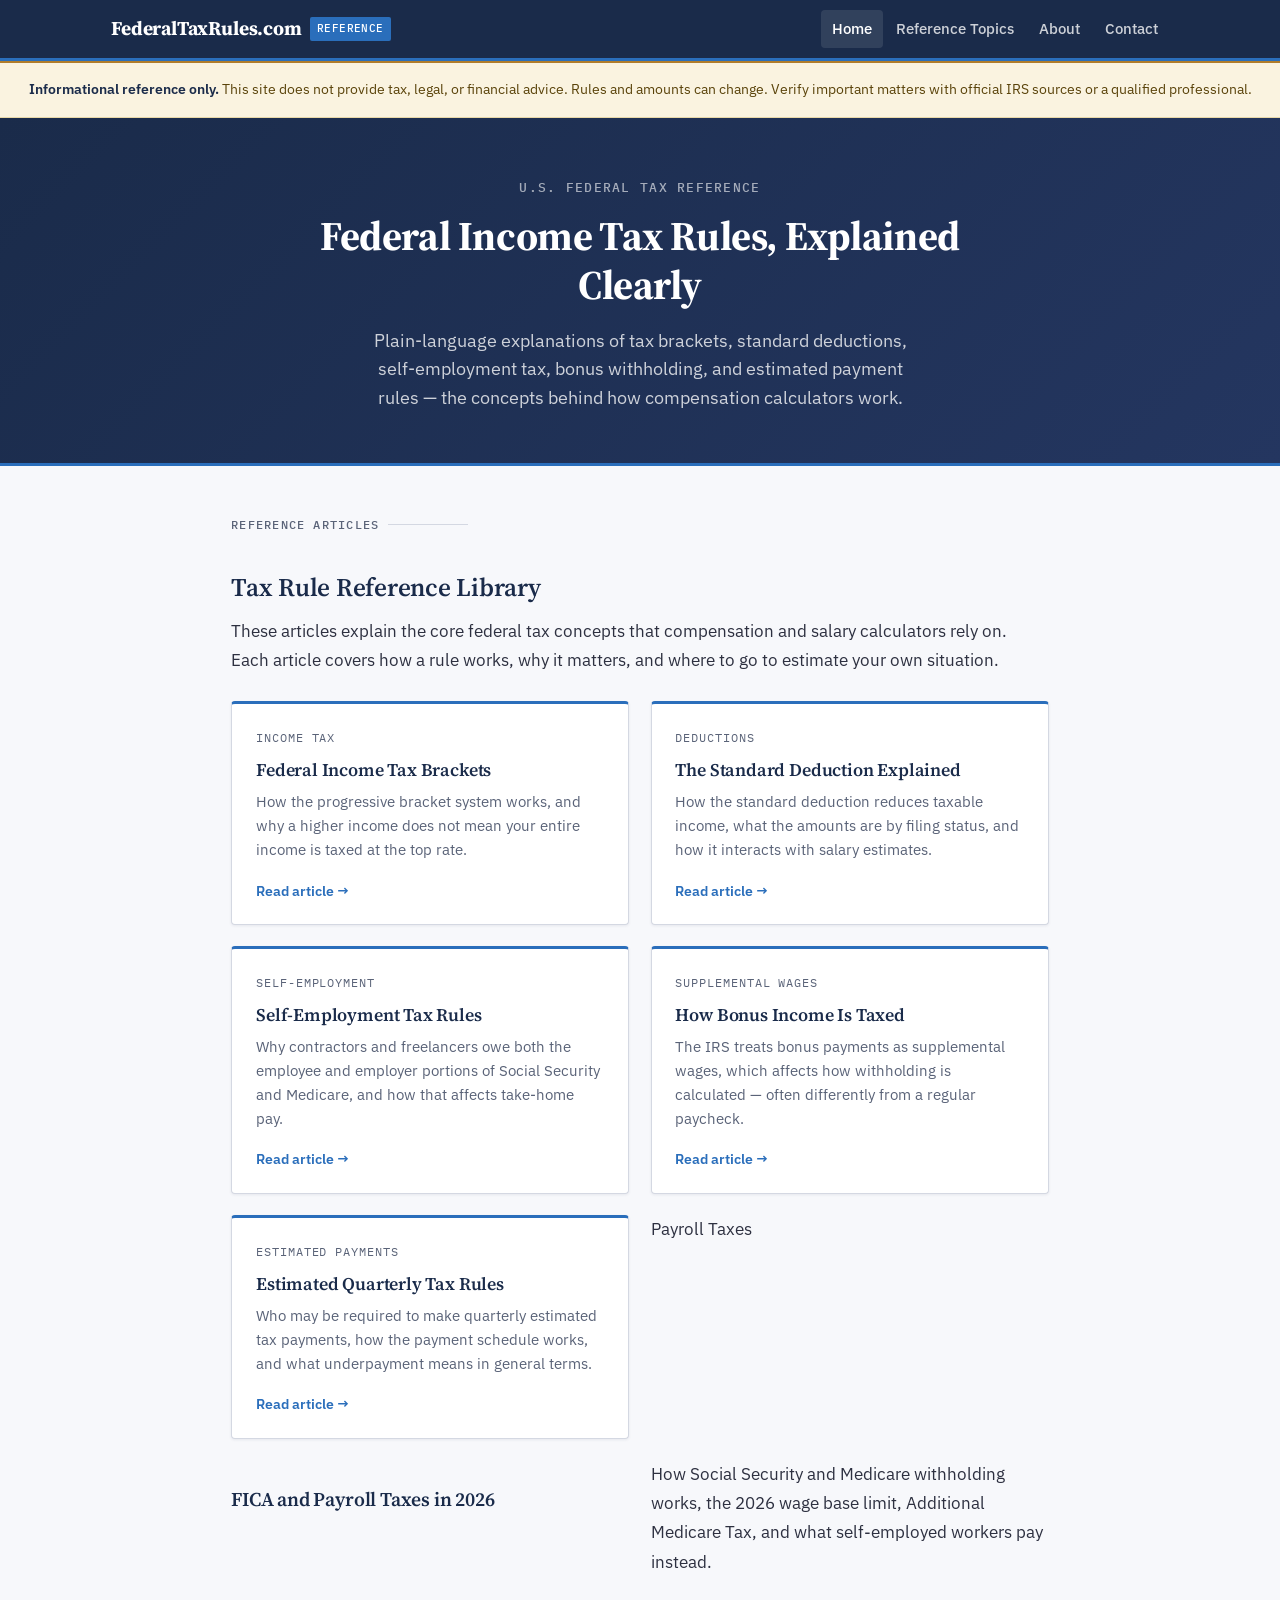
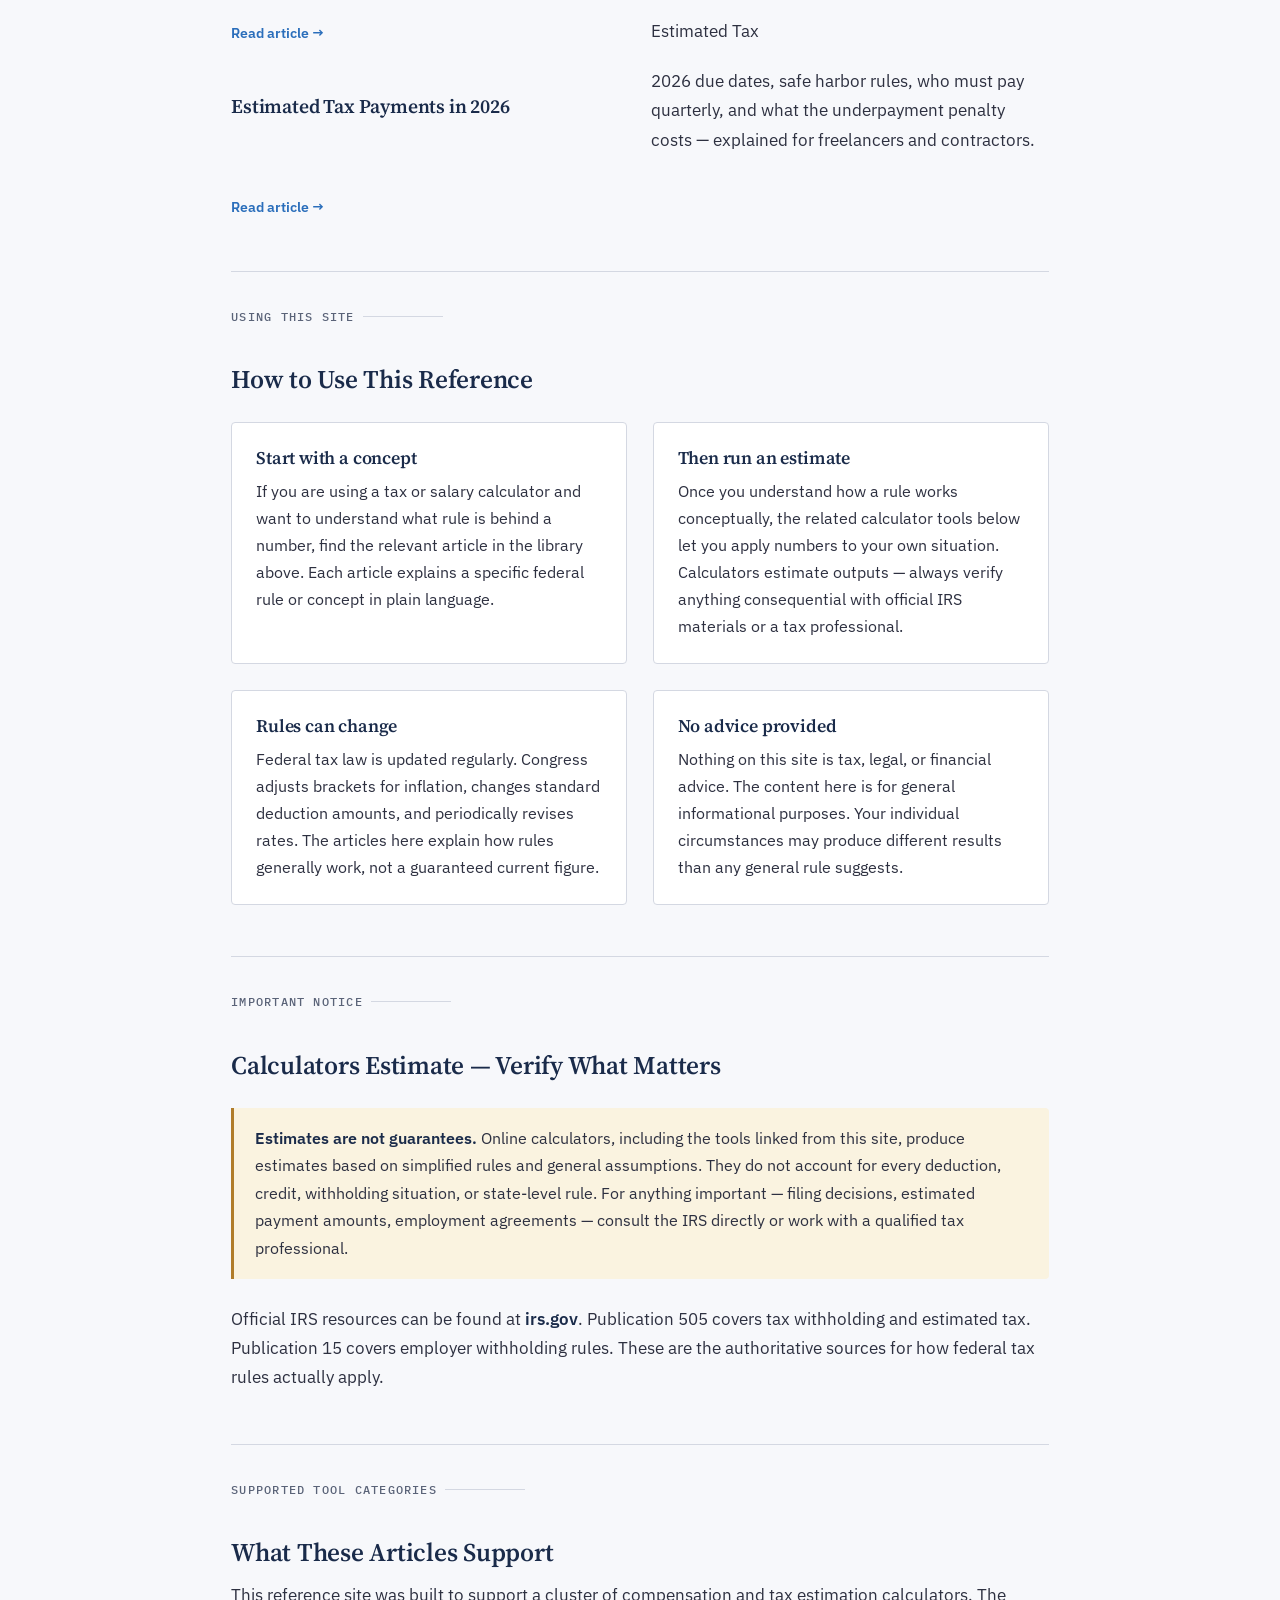
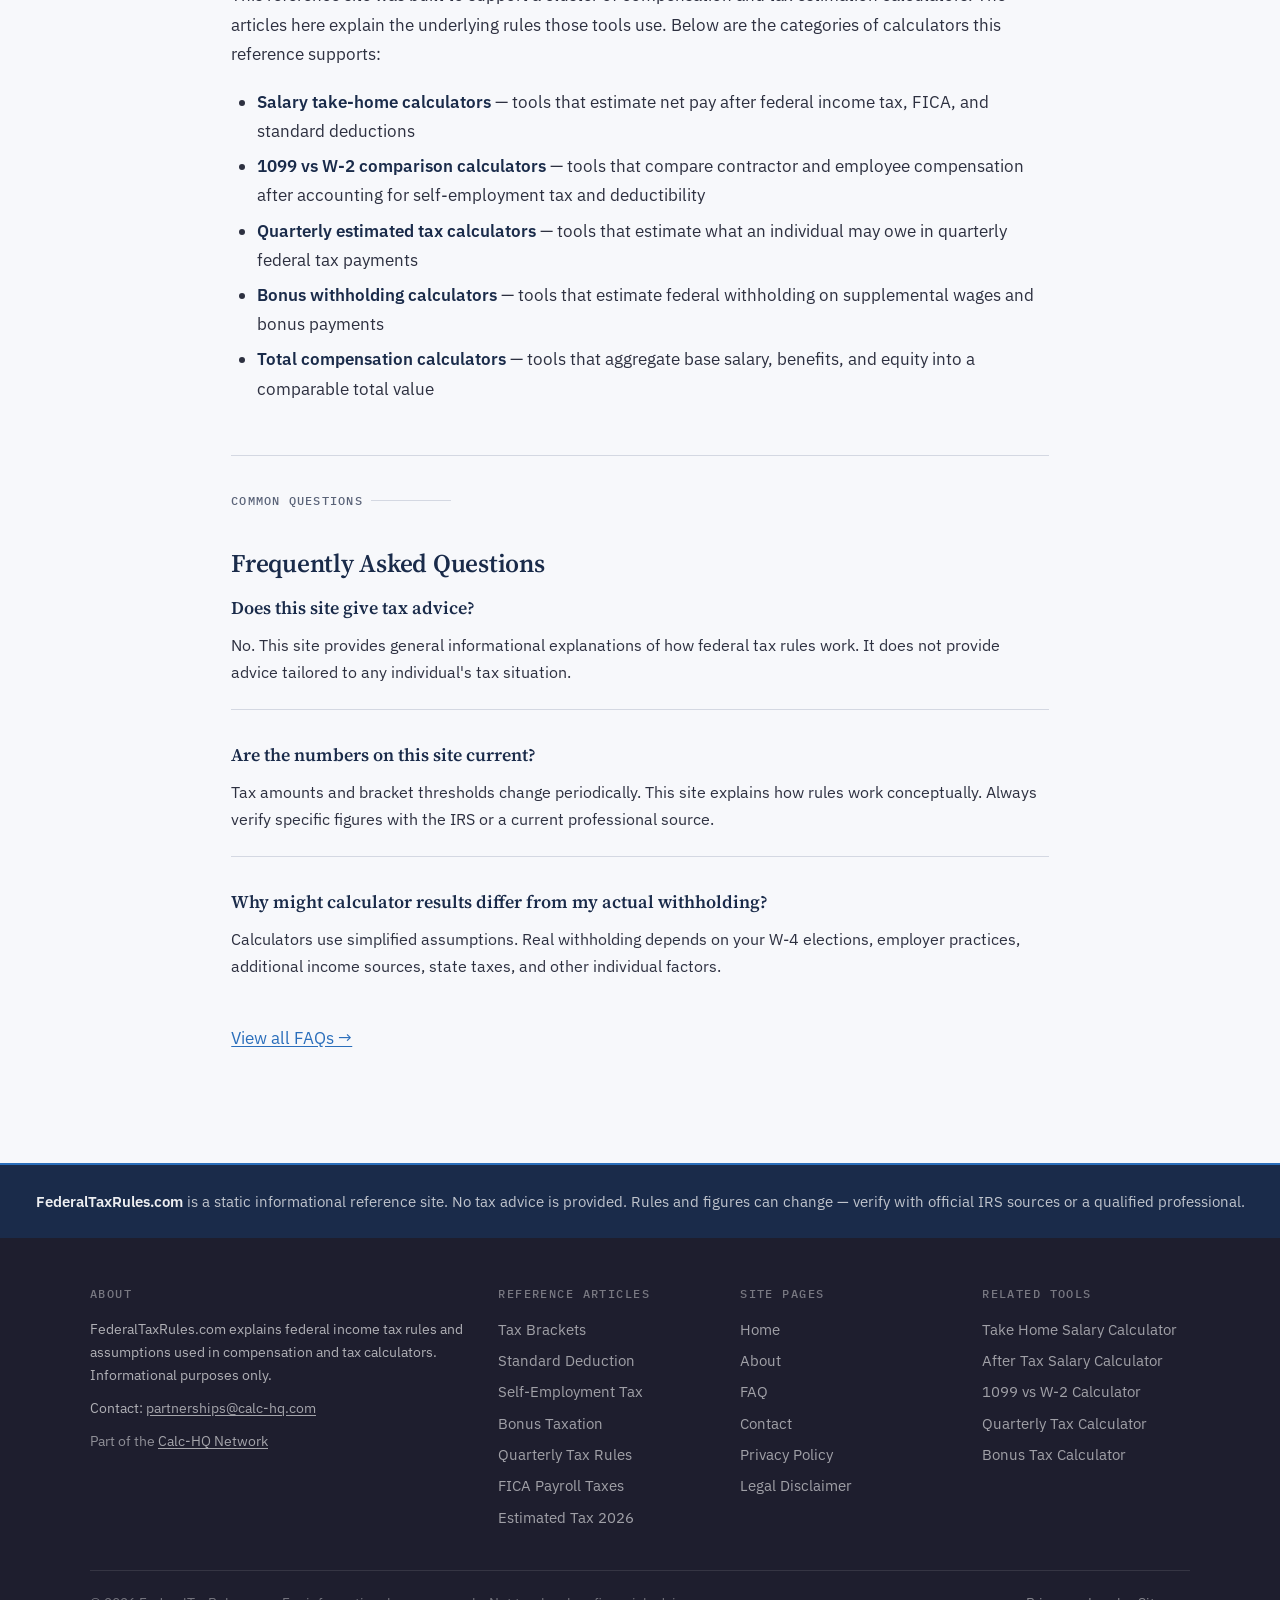
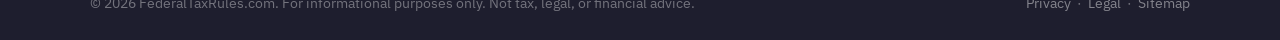
<file: index.html>
<!DOCTYPE html>
<html lang="en">
<head>
  <meta charset="UTF-8">
  <meta name="viewport" content="width=device-width, initial-scale=1.0">
  <title>Federal Tax Rules Reference | FederalTaxRules.com</title>
  <meta name="description" content="A plain-language reference explaining federal income tax rules, brackets, deductions, and assumptions used in compensation and tax estimation calculators.">
  <link rel="canonical" href="https://federaltaxrules.com/">
  <link rel="icon" type="image/svg+xml" href="favicon.svg">
  <link rel="stylesheet" href="styles.css">
  <!-- Google AdSense -->
  <script async src="https://pagead2.googlesyndication.com/pagead/js/adsbygoogle.js?client=ca-pub-7744853829365165" crossorigin="anonymous"></script>
  <script type="application/ld+json">
{
  "@context": "https://schema.org",
  "@type": "WebSite",
  "name": "FederalTaxRules.com",
  "url": "https://federaltaxrules.com",
  "description": "FederalTaxRules.com explains federal tax concepts that calculators rely on, including tax brackets, standard deduction rules, self-employment tax, quarterly tax rules, and bonus withholding.",
  "publisher": {
    "@type": "Organization",
    "name": "FederalTaxRules.com",
    "url": "https://federaltaxrules.com",
    "logo": {
      "@type": "ImageObject",
      "url": "https://federaltaxrules.com/favicon.svg"
    }
  }
}
  </script>
</head>
<body>

<!-- HEADER -->
<header class="site-header">
  <div class="header-inner">
    <a href="index.html" class="site-logo">
      FederalTaxRules.com
      <span class="logo-badge">Reference</span>
    </a>
    <button class="nav-toggle" aria-label="Toggle navigation" onclick="document.querySelector('.site-nav').classList.toggle('open')">☰</button>
    <nav class="site-nav">
      <a href="index.html" class="active">Home</a>
      <a href="index.html#reference-topics">Reference Topics</a>
      <a href="about.html">About</a>
      <a href="contact.html">Contact</a>
    </nav>
  </div>
</header>

<!-- DISCLAIMER -->
<div class="disclaimer-bar">
  <strong>Informational reference only.</strong> This site does not provide tax, legal, or financial advice. Rules and amounts can change. Verify important matters with official IRS sources or a qualified professional.
</div>

<!-- HERO -->
<section class="page-hero">
  <div class="hero-eyebrow">U.S. Federal Tax Reference</div>
  <h1>Federal Income Tax Rules, Explained Clearly</h1>
  <p class="hero-sub">Plain-language explanations of tax brackets, standard deductions, self-employment tax, bonus withholding, and estimated payment rules — the concepts behind how compensation calculators work.</p>
</section>

<!-- MAIN -->
<main class="main-content">
  <div class="container">

    <!-- ARTICLE LIBRARY -->
    <section class="section" id="reference-topics">
      <div class="section-label">Reference Articles</div>
      <h2>Tax Rule Reference Library</h2>
      <p>These articles explain the core federal tax concepts that compensation and salary calculators rely on. Each article covers how a rule works, why it matters, and where to go to estimate your own situation.</p>

      <div class="article-grid">

        <a class="article-card" href="federal-income-tax-brackets.html">
          <span class="card-tag">Income Tax</span>
          <h3>Federal Income Tax Brackets</h3>
          <p>How the progressive bracket system works, and why a higher income does not mean your entire income is taxed at the top rate.</p>
          <span class="card-link-text">Read article →</span>
        </a>

        <a class="article-card" href="standard-deduction-explained.html">
          <span class="card-tag">Deductions</span>
          <h3>The Standard Deduction Explained</h3>
          <p>How the standard deduction reduces taxable income, what the amounts are by filing status, and how it interacts with salary estimates.</p>
          <span class="card-link-text">Read article →</span>
        </a>

        <a class="article-card" href="self-employment-tax-rules.html">
          <span class="card-tag">Self-Employment</span>
          <h3>Self-Employment Tax Rules</h3>
          <p>Why contractors and freelancers owe both the employee and employer portions of Social Security and Medicare, and how that affects take-home pay.</p>
          <span class="card-link-text">Read article →</span>
        </a>

        <a class="article-card" href="bonus-taxation-explained.html">
          <span class="card-tag">Supplemental Wages</span>
          <h3>How Bonus Income Is Taxed</h3>
          <p>The IRS treats bonus payments as supplemental wages, which affects how withholding is calculated — often differently from a regular paycheck.</p>
          <span class="card-link-text">Read article →</span>
        </a>

        <a class="article-card" href="estimated-quarterly-tax-rules.html">
          <span class="card-tag">Estimated Payments</span>
          <h3>Estimated Quarterly Tax Rules</h3>
          <p>Who may be required to make quarterly estimated tax payments, how the payment schedule works, and what underpayment means in general terms.</p>
          <span class="card-link-text">Read article →</span>
        </a>

          <span class="card-tag">Payroll Taxes</span>
          <h3>FICA and Payroll Taxes in 2026</h3>
          <p>How Social Security and Medicare withholding works, the 2026 wage base limit, Additional Medicare Tax, and what self-employed workers pay instead.</p>
          <span class="card-link-text">Read article →</span>
        </a>

          <span class="card-tag">Estimated Tax</span>
          <h3>Estimated Tax Payments in 2026</h3>
          <p>2026 due dates, safe harbor rules, who must pay quarterly, and what the underpayment penalty costs — explained for freelancers and contractors.</p>
          <span class="card-link-text">Read article →</span>
        </a>



      </div>
    </section>

    <hr>

    <!-- HOW TO USE -->
    <section class="section">
      <div class="section-label">Using This Site</div>
      <h2>How to Use This Reference</h2>
      <div class="home-intro-grid">
        <div class="home-block">
          <h3>Start with a concept</h3>
          <p>If you are using a tax or salary calculator and want to understand what rule is behind a number, find the relevant article in the library above. Each article explains a specific federal rule or concept in plain language.</p>
        </div>
        <div class="home-block">
          <h3>Then run an estimate</h3>
          <p>Once you understand how a rule works conceptually, the related calculator tools below let you apply numbers to your own situation. Calculators estimate outputs — always verify anything consequential with official IRS materials or a tax professional.</p>
        </div>
        <div class="home-block">
          <h3>Rules can change</h3>
          <p>Federal tax law is updated regularly. Congress adjusts brackets for inflation, changes standard deduction amounts, and periodically revises rates. The articles here explain how rules generally work, not a guaranteed current figure.</p>
        </div>
        <div class="home-block">
          <h3>No advice provided</h3>
          <p>Nothing on this site is tax, legal, or financial advice. The content here is for general informational purposes. Your individual circumstances may produce different results than any general rule suggests.</p>
        </div>
      </div>
    </section>

    <hr>

    <!-- DISCLAIMER / ACCURACY NOTE -->
    <section class="section">
      <div class="section-label">Important Notice</div>
      <h2>Calculators Estimate — Verify What Matters</h2>
      <div class="info-box warning">
        <p><strong>Estimates are not guarantees.</strong> Online calculators, including the tools linked from this site, produce estimates based on simplified rules and general assumptions. They do not account for every deduction, credit, withholding situation, or state-level rule. For anything important — filing decisions, estimated payment amounts, employment agreements — consult the IRS directly or work with a qualified tax professional.</p>
      </div>
      <p>Official IRS resources can be found at <strong>irs.gov</strong>. Publication 505 covers tax withholding and estimated tax. Publication 15 covers employer withholding rules. These are the authoritative sources for how federal tax rules actually apply.</p>
    </section>

    <hr>

    <!-- SUPPORTED TOOLS -->
    <section class="section">
      <div class="section-label">Supported Tool Categories</div>
      <h2>What These Articles Support</h2>
      <p>This reference site was built to support a cluster of compensation and tax estimation calculators. The articles here explain the underlying rules those tools use. Below are the categories of calculators this reference supports:</p>
      <ul>
        <li><strong>Salary take-home calculators</strong> — tools that estimate net pay after federal income tax, FICA, and standard deductions</li>
        <li><strong>1099 vs W-2 comparison calculators</strong> — tools that compare contractor and employee compensation after accounting for self-employment tax and deductibility</li>
        <li><strong>Quarterly estimated tax calculators</strong> — tools that estimate what an individual may owe in quarterly federal tax payments</li>
        <li><strong>Bonus withholding calculators</strong> — tools that estimate federal withholding on supplemental wages and bonus payments</li>
        <li><strong>Total compensation calculators</strong> — tools that aggregate base salary, benefits, and equity into a comparable total value</li>
      </ul>
    </section>

    <hr>

    <!-- FAQ PREVIEW -->
    <section class="section">
      <div class="section-label">Common Questions</div>
      <h2>Frequently Asked Questions</h2>
      <ul class="faq-list">
        <li class="faq-item">
          <div class="faq-q">Does this site give tax advice?</div>
          <div class="faq-a">No. This site provides general informational explanations of how federal tax rules work. It does not provide advice tailored to any individual's tax situation.</div>
        </li>
        <li class="faq-item">
          <div class="faq-q">Are the numbers on this site current?</div>
          <div class="faq-a">Tax amounts and bracket thresholds change periodically. This site explains how rules work conceptually. Always verify specific figures with the IRS or a current professional source.</div>
        </li>
        <li class="faq-item">
          <div class="faq-q">Why might calculator results differ from my actual withholding?</div>
          <div class="faq-a">Calculators use simplified assumptions. Real withholding depends on your W-4 elections, employer practices, additional income sources, state taxes, and other individual factors.</div>
        </li>
      </ul>
      <p style="margin-top:1.2rem;"><a href="faq.html">View all FAQs →</a></p>
    </section>

  </div>
</main>

<!-- TRUST STRIP -->
<div class="trust-strip">
  <strong>FederalTaxRules.com</strong> is a static informational reference site. No tax advice is provided. Rules and figures can change — verify with official IRS sources or a qualified professional.
</div>

<!-- FOOTER -->
<footer class="site-footer">
  <div class="footer-inner">
    <div class="footer-grid">

      <div class="footer-col">
        <h4>About</h4>
        <p>FederalTaxRules.com explains federal income tax rules and assumptions used in compensation and tax calculators. Informational purposes only.</p>
        <p>Contact: <a href="mailto:partnerships@calc-hq.com" style="color:rgba(255,255,255,0.6)">partnerships@calc-hq.com</a></p>
        <span class="footer-resource-link">Part of the <a href="https://calc-hq.com" target="_blank" rel="noopener noreferrer">Calc-HQ Network</a></span>
      </div>

      <div class="footer-col">
        <h4>Reference Articles</h4>
        <ul>
          <li><a href="federal-income-tax-brackets.html">Tax Brackets</a></li>
          <li><a href="standard-deduction-explained.html">Standard Deduction</a></li>
          <li><a href="self-employment-tax-rules.html">Self-Employment Tax</a></li>
          <li><a href="bonus-taxation-explained.html">Bonus Taxation</a></li>
          <li><a href="estimated-quarterly-tax-rules.html">Quarterly Tax Rules</a></li>
          <li><a href="fica-payroll-taxes-2026.html">FICA Payroll Taxes</a></li>
          <li><a href="estimated-tax-payments-2026.html">Estimated Tax 2026</a></li>


        </ul>
      </div>

      <div class="footer-col">
        <h4>Site Pages</h4>
        <ul>
          <li><a href="index.html">Home</a></li>
          <li><a href="about.html">About</a></li>
          <li><a href="faq.html">FAQ</a></li>
          <li><a href="contact.html">Contact</a></li>
          <li><a href="privacy.html">Privacy Policy</a></li>
          <li><a href="legal.html">Legal Disclaimer</a></li>
        </ul>
      </div>

      <div class="footer-col">
        <h4>Related Tools</h4>
        <div class="footer-related-tools">
          <ul id="footer-related-tools-list">
            <li><span style="color:rgba(255,255,255,0.3);font-size:0.82rem">Loading…</span></li>
          </ul>
        </div>
      </div>

    </div>

    <div class="footer-bottom">
      <span>© 2026 FederalTaxRules.com. For informational purposes only. Not tax, legal, or financial advice.</span>
      <span>
        <a href="privacy.html">Privacy</a> &nbsp;·&nbsp;
        <a href="legal.html">Legal</a> &nbsp;·&nbsp;
        <a href="sitemap.xml">Sitemap</a>
      </span>
    </div>
  </div>
</footer>

<script src="network.js"></script>
</body>
</html>
</file>
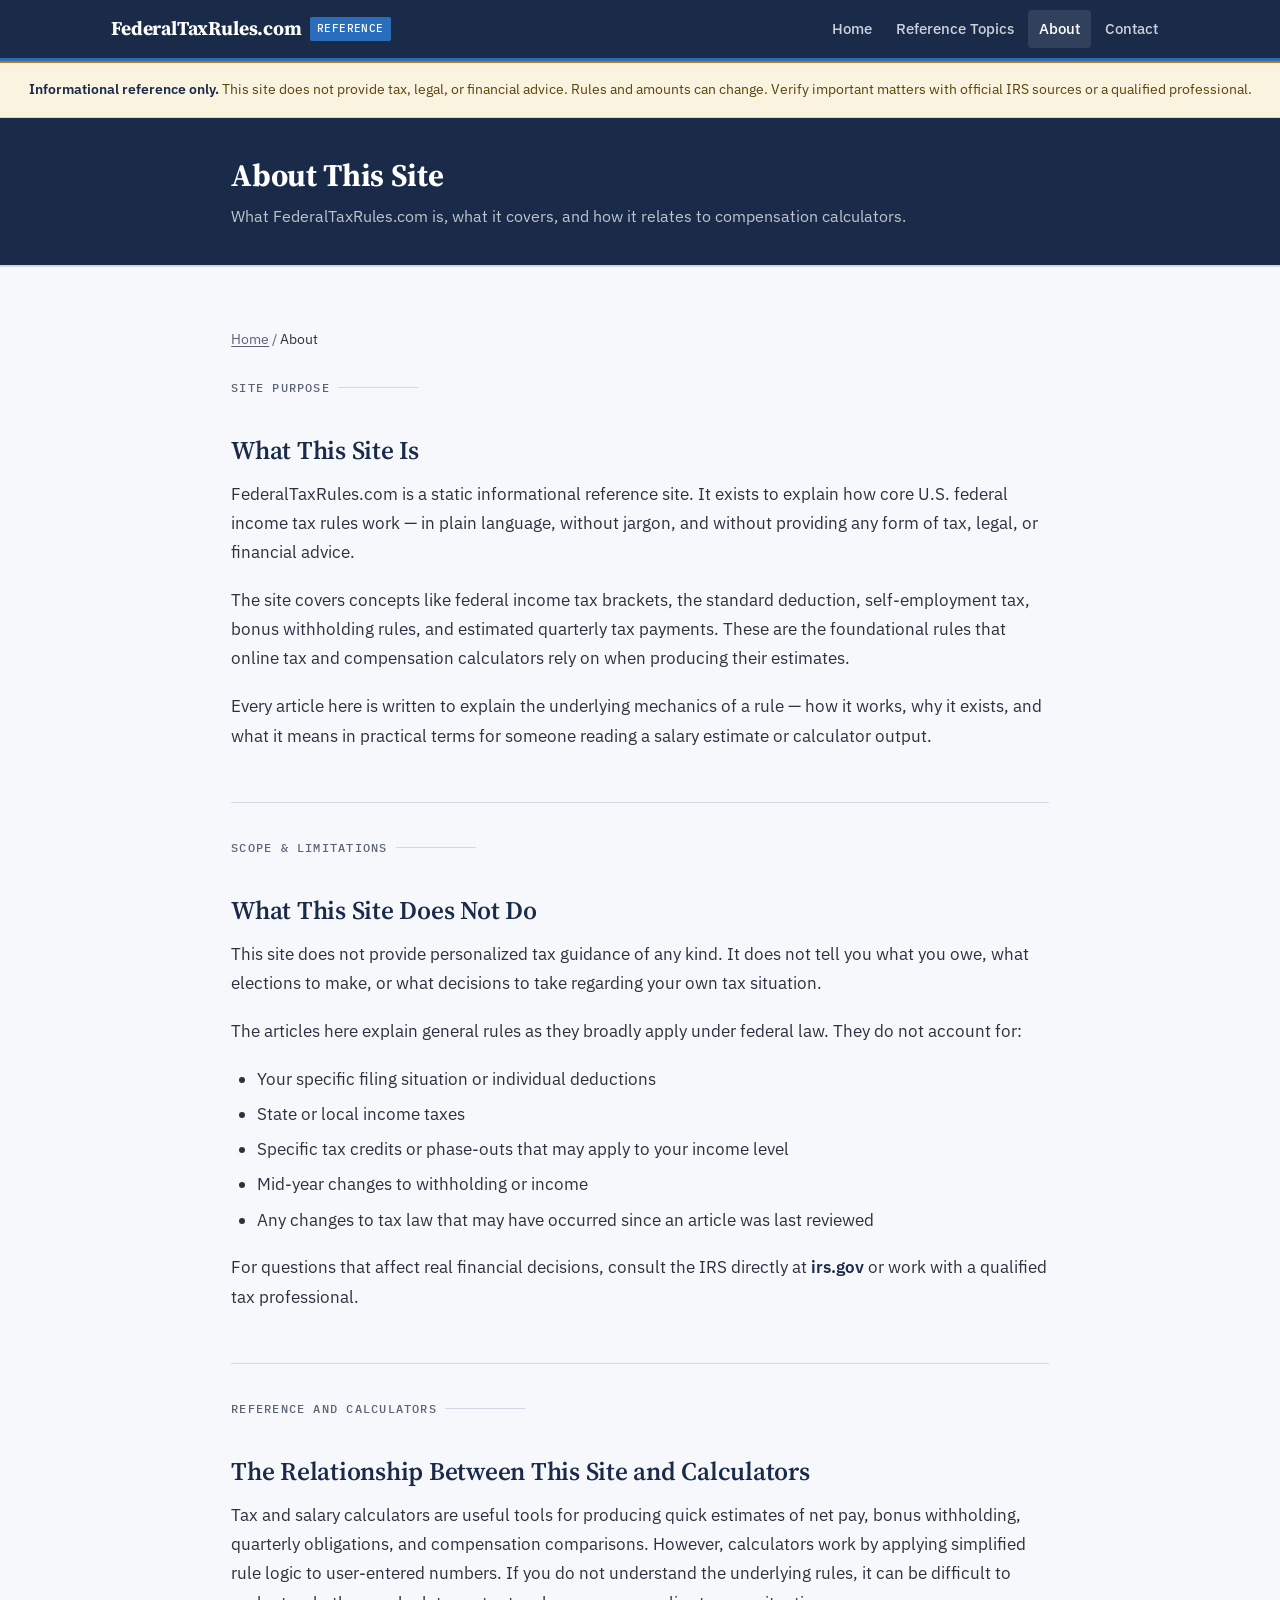
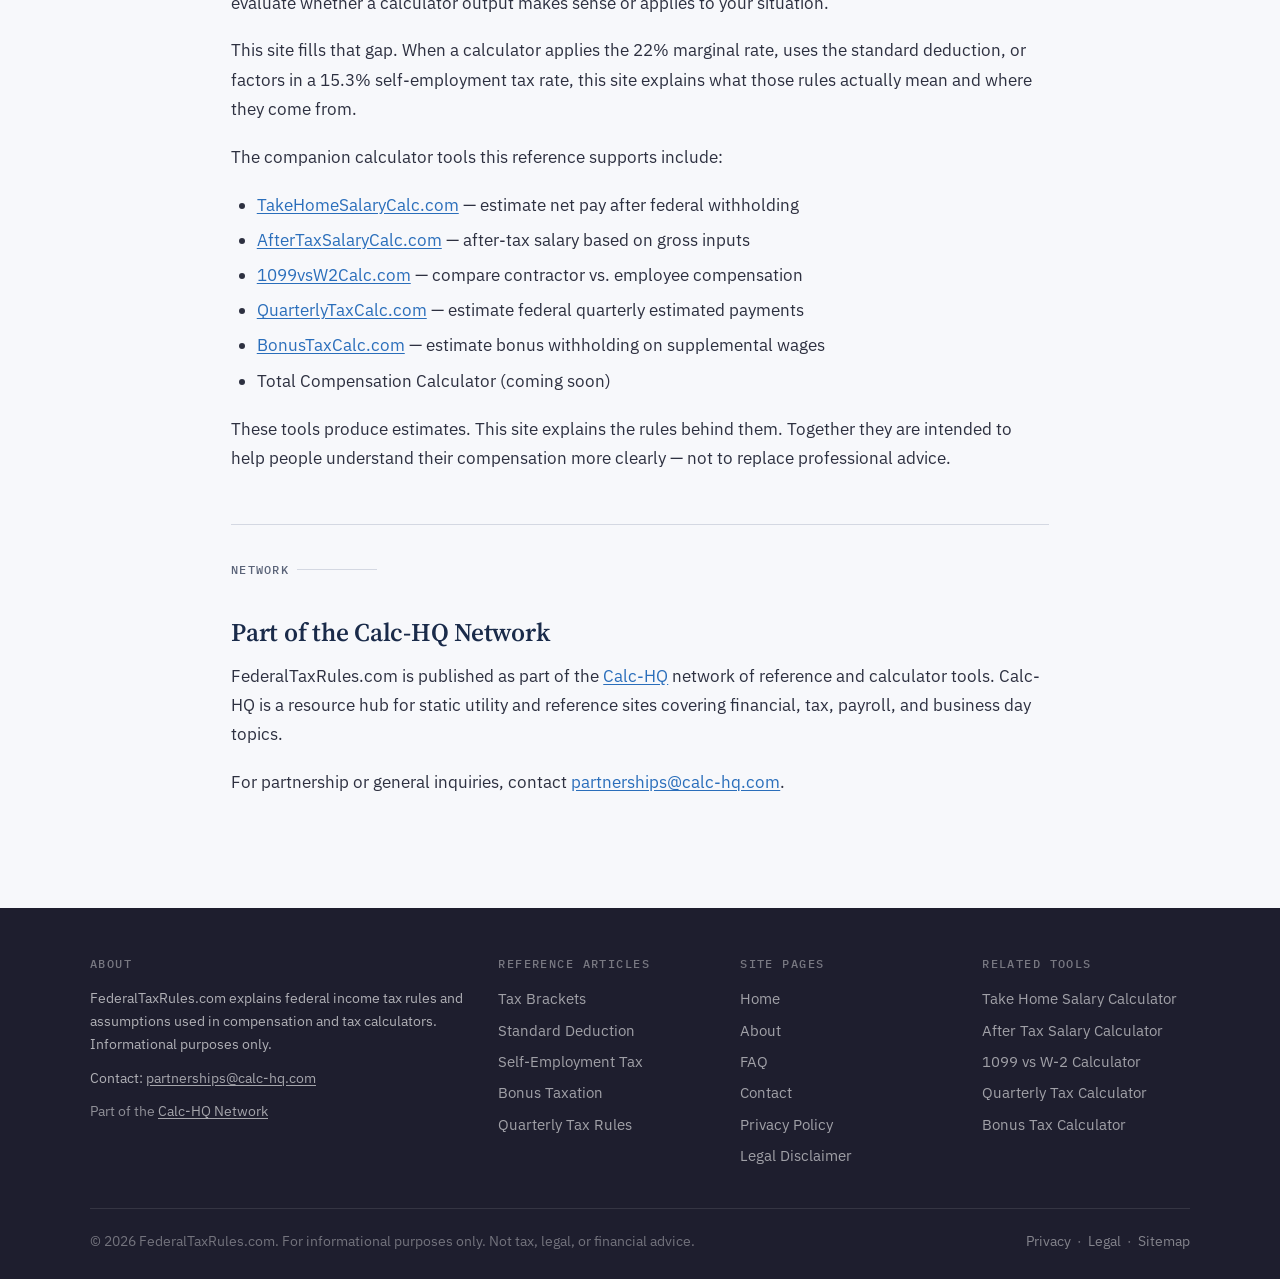
<file: about.html>
<!DOCTYPE html>
<html lang="en">
<head>
  <meta charset="UTF-8">
  <meta name="viewport" content="width=device-width, initial-scale=1.0">
  <title>About This Site | FederalTaxRules.com</title>
  <meta name="description" content="About FederalTaxRules.com — a static informational reference explaining federal income tax concepts used in compensation and salary calculators.">
  <link rel="canonical" href="https://federaltaxrules.com/about.html">
  <link rel="icon" type="image/svg+xml" href="favicon.svg">
  <link rel="stylesheet" href="styles.css">
  <!-- Google AdSense -->
  <script async src="https://pagead2.googlesyndication.com/pagead/js/adsbygoogle.js?client=ca-pub-7744853829365165" crossorigin="anonymous"></script>
  <script type="application/ld+json">
{
  "@context": "https://schema.org",
  "@type": "WebPage",
  "name": "About FederalTaxRules.com",
  "description": "About FederalTaxRules.com and how this reference site explains federal tax concepts used by calculators across the network.",
  "url": "https://federaltaxrules.com/about.html",
  "isPartOf": {
    "@type": "WebSite",
    "name": "FederalTaxRules.com",
    "url": "https://federaltaxrules.com"
  }
}
  </script>
</head>
<body>

<header class="site-header">
  <div class="header-inner">
    <a href="index.html" class="site-logo">
      FederalTaxRules.com
      <span class="logo-badge">Reference</span>
    </a>
    <button class="nav-toggle" aria-label="Toggle navigation" onclick="document.querySelector('.site-nav').classList.toggle('open')">☰</button>
    <nav class="site-nav">
      <a href="index.html">Home</a>
      <a href="index.html#reference-topics">Reference Topics</a>
      <a href="about.html" class="active">About</a>
      <a href="contact.html">Contact</a>
    </nav>
  </div>
</header>

<div class="disclaimer-bar">
  <strong>Informational reference only.</strong> This site does not provide tax, legal, or financial advice. Rules and amounts can change. Verify important matters with official IRS sources or a qualified professional.
</div>

<section class="page-hero-sm">
  <div class="container">
    <h1>About This Site</h1>
    <p>What FederalTaxRules.com is, what it covers, and how it relates to compensation calculators.</p>
  </div>
</section>

<main class="main-content">
  <div class="container">

    <nav class="breadcrumb"><a href="index.html">Home</a> / <span>About</span></nav>

    <section class="section">
      <div class="section-label">Site Purpose</div>
      <h2>What This Site Is</h2>
      <p>FederalTaxRules.com is a static informational reference site. It exists to explain how core U.S. federal income tax rules work — in plain language, without jargon, and without providing any form of tax, legal, or financial advice.</p>
      <p>The site covers concepts like federal income tax brackets, the standard deduction, self-employment tax, bonus withholding rules, and estimated quarterly tax payments. These are the foundational rules that online tax and compensation calculators rely on when producing their estimates.</p>
      <p>Every article here is written to explain the underlying mechanics of a rule — how it works, why it exists, and what it means in practical terms for someone reading a salary estimate or calculator output.</p>
    </section>

    <hr>

    <section class="section">
      <div class="section-label">Scope & Limitations</div>
      <h2>What This Site Does Not Do</h2>
      <p>This site does not provide personalized tax guidance of any kind. It does not tell you what you owe, what elections to make, or what decisions to take regarding your own tax situation.</p>
      <p>The articles here explain general rules as they broadly apply under federal law. They do not account for:</p>
      <ul>
        <li>Your specific filing situation or individual deductions</li>
        <li>State or local income taxes</li>
        <li>Specific tax credits or phase-outs that may apply to your income level</li>
        <li>Mid-year changes to withholding or income</li>
        <li>Any changes to tax law that may have occurred since an article was last reviewed</li>
      </ul>
      <p>For questions that affect real financial decisions, consult the IRS directly at <strong>irs.gov</strong> or work with a qualified tax professional.</p>
    </section>

    <hr>

    <section class="section">
      <div class="section-label">Reference and Calculators</div>
      <h2>The Relationship Between This Site and Calculators</h2>
      <p>Tax and salary calculators are useful tools for producing quick estimates of net pay, bonus withholding, quarterly obligations, and compensation comparisons. However, calculators work by applying simplified rule logic to user-entered numbers. If you do not understand the underlying rules, it can be difficult to evaluate whether a calculator output makes sense or applies to your situation.</p>
      <p>This site fills that gap. When a calculator applies the 22% marginal rate, uses the standard deduction, or factors in a 15.3% self-employment tax rate, this site explains what those rules actually mean and where they come from.</p>
      <p>The companion calculator tools this reference supports include:</p>
      <ul>
        <li><a href="https://takehomesalarycalc.com" target="_blank" rel="noopener noreferrer">TakeHomeSalaryCalc.com</a> — estimate net pay after federal withholding</li>
        <li><a href="https://aftertaxsalarycalc.com" target="_blank" rel="noopener noreferrer">AfterTaxSalaryCalc.com</a> — after-tax salary based on gross inputs</li>
        <li><a href="https://1099vsw2calc.com" target="_blank" rel="noopener noreferrer">1099vsW2Calc.com</a> — compare contractor vs. employee compensation</li>
        <li><a href="https://quarterlytaxcalc.com" target="_blank" rel="noopener noreferrer">QuarterlyTaxCalc.com</a> — estimate federal quarterly estimated payments</li>
        <li><a href="https://bonustaxcalc.com" target="_blank" rel="noopener noreferrer">BonusTaxCalc.com</a> — estimate bonus withholding on supplemental wages</li>
        <li>Total Compensation Calculator (coming soon)</li>
      </ul>
      <p>These tools produce estimates. This site explains the rules behind them. Together they are intended to help people understand their compensation more clearly — not to replace professional advice.</p>
    </section>

    <hr>

    <section class="section">
      <div class="section-label">Network</div>
      <h2>Part of the Calc-HQ Network</h2>
      <p>FederalTaxRules.com is published as part of the <a href="https://calc-hq.com" target="_blank" rel="noopener noreferrer">Calc-HQ</a> network of reference and calculator tools. Calc-HQ is a resource hub for static utility and reference sites covering financial, tax, payroll, and business day topics.</p>
      <p>For partnership or general inquiries, contact <a href="mailto:partnerships@calc-hq.com">partnerships@calc-hq.com</a>.</p>
    </section>

  </div>
</main>

<footer class="site-footer">
  <div class="footer-inner">
    <div class="footer-grid">
      <div class="footer-col">
        <h4>About</h4>
        <p>FederalTaxRules.com explains federal income tax rules and assumptions used in compensation and tax calculators. Informational purposes only.</p>
        <p>Contact: <a href="mailto:partnerships@calc-hq.com" style="color:rgba(255,255,255,0.6)">partnerships@calc-hq.com</a></p>
        <span class="footer-resource-link">Part of the <a href="https://calc-hq.com" target="_blank" rel="noopener noreferrer">Calc-HQ Network</a></span>
      </div>
      <div class="footer-col">
        <h4>Reference Articles</h4>
        <ul>
          <li><a href="federal-income-tax-brackets.html">Tax Brackets</a></li>
          <li><a href="standard-deduction-explained.html">Standard Deduction</a></li>
          <li><a href="self-employment-tax-rules.html">Self-Employment Tax</a></li>
          <li><a href="bonus-taxation-explained.html">Bonus Taxation</a></li>
          <li><a href="estimated-quarterly-tax-rules.html">Quarterly Tax Rules</a></li>

        </ul>
      </div>
      <div class="footer-col">
        <h4>Site Pages</h4>
        <ul>
          <li><a href="index.html">Home</a></li>
          <li><a href="about.html">About</a></li>
          <li><a href="faq.html">FAQ</a></li>
          <li><a href="contact.html">Contact</a></li>
          <li><a href="privacy.html">Privacy Policy</a></li>
          <li><a href="legal.html">Legal Disclaimer</a></li>
        </ul>
      </div>
      <div class="footer-col">
        <h4>Related Tools</h4>
        <div class="footer-related-tools">
          <ul id="footer-related-tools-list">
            <li><span style="color:rgba(255,255,255,0.3);font-size:0.82rem">Loading…</span></li>
          </ul>
        </div>
      </div>
    </div>
    <div class="footer-bottom">
      <span>© 2026 FederalTaxRules.com. For informational purposes only. Not tax, legal, or financial advice.</span>
      <span><a href="privacy.html">Privacy</a> &nbsp;·&nbsp; <a href="legal.html">Legal</a> &nbsp;·&nbsp; <a href="sitemap.xml">Sitemap</a></span>
    </div>
  </div>
</footer>

<script src="network.js"></script>
</body>
</html>
</file>
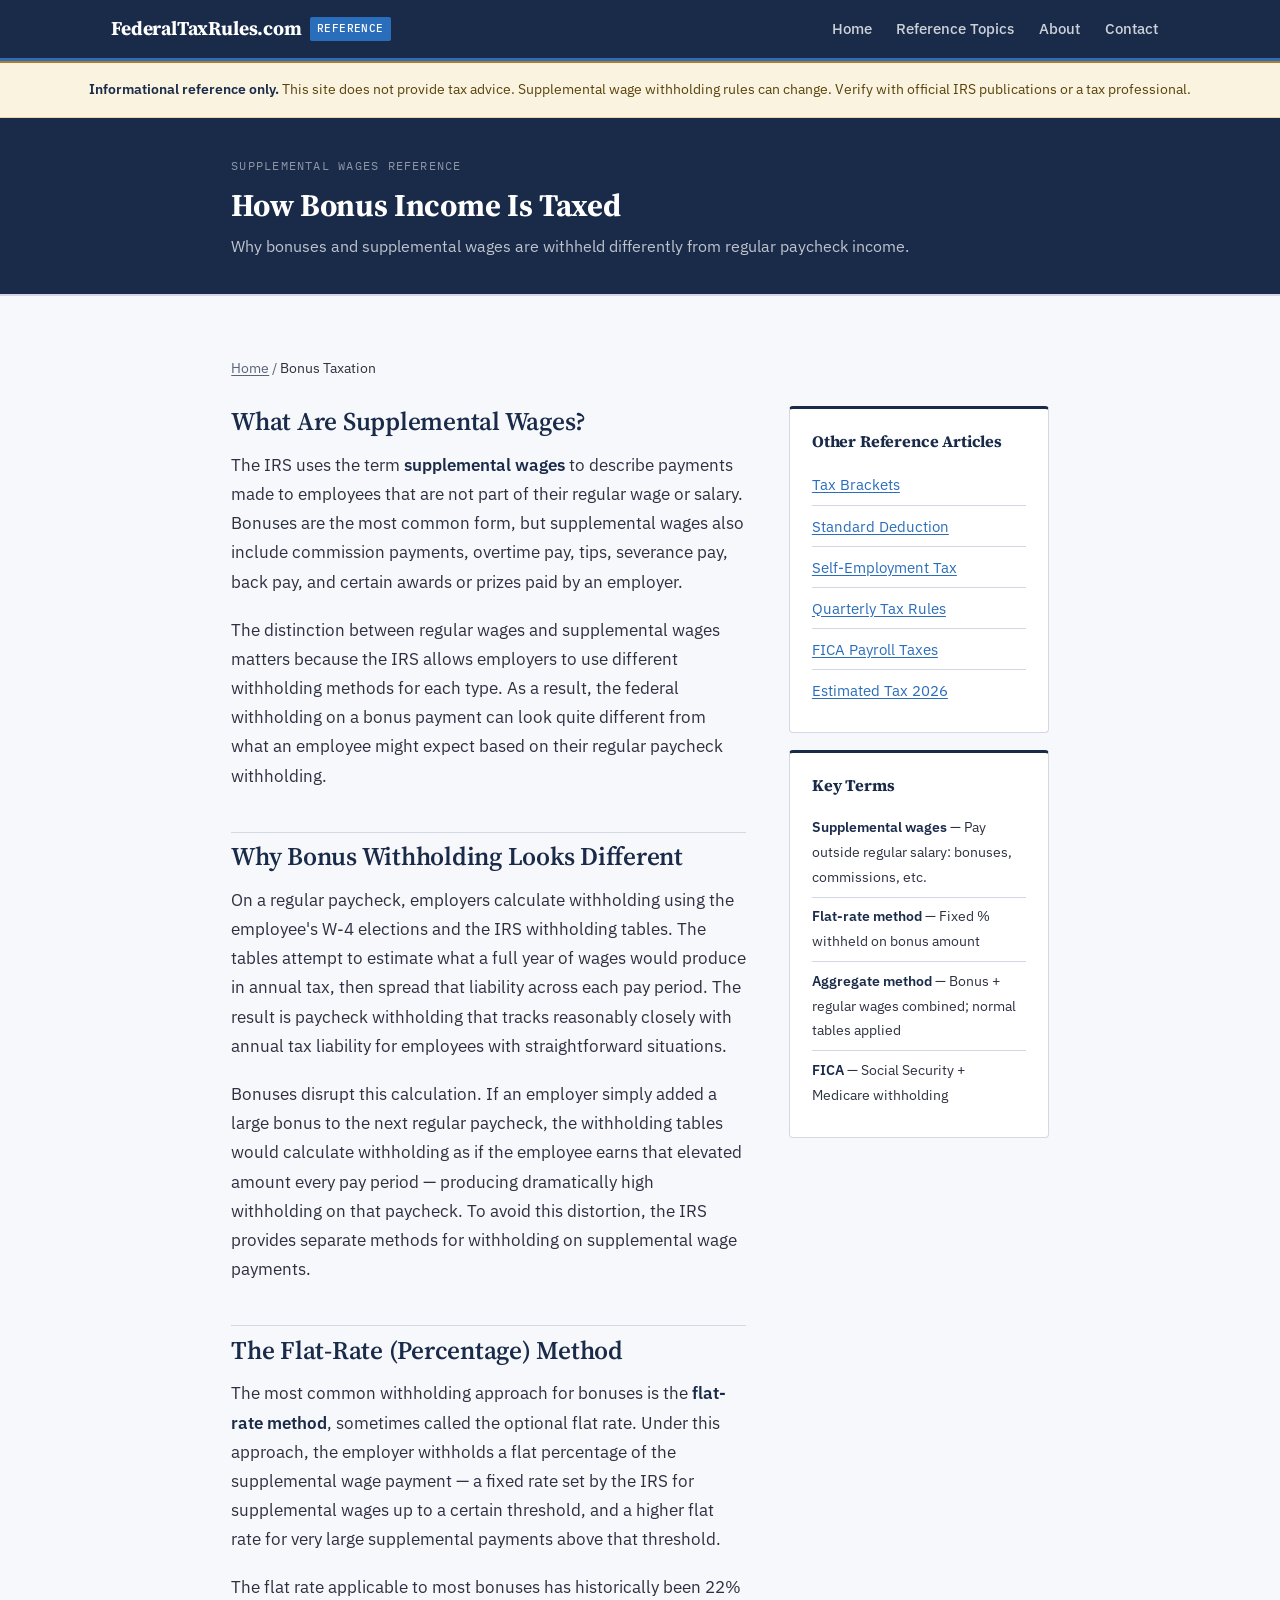
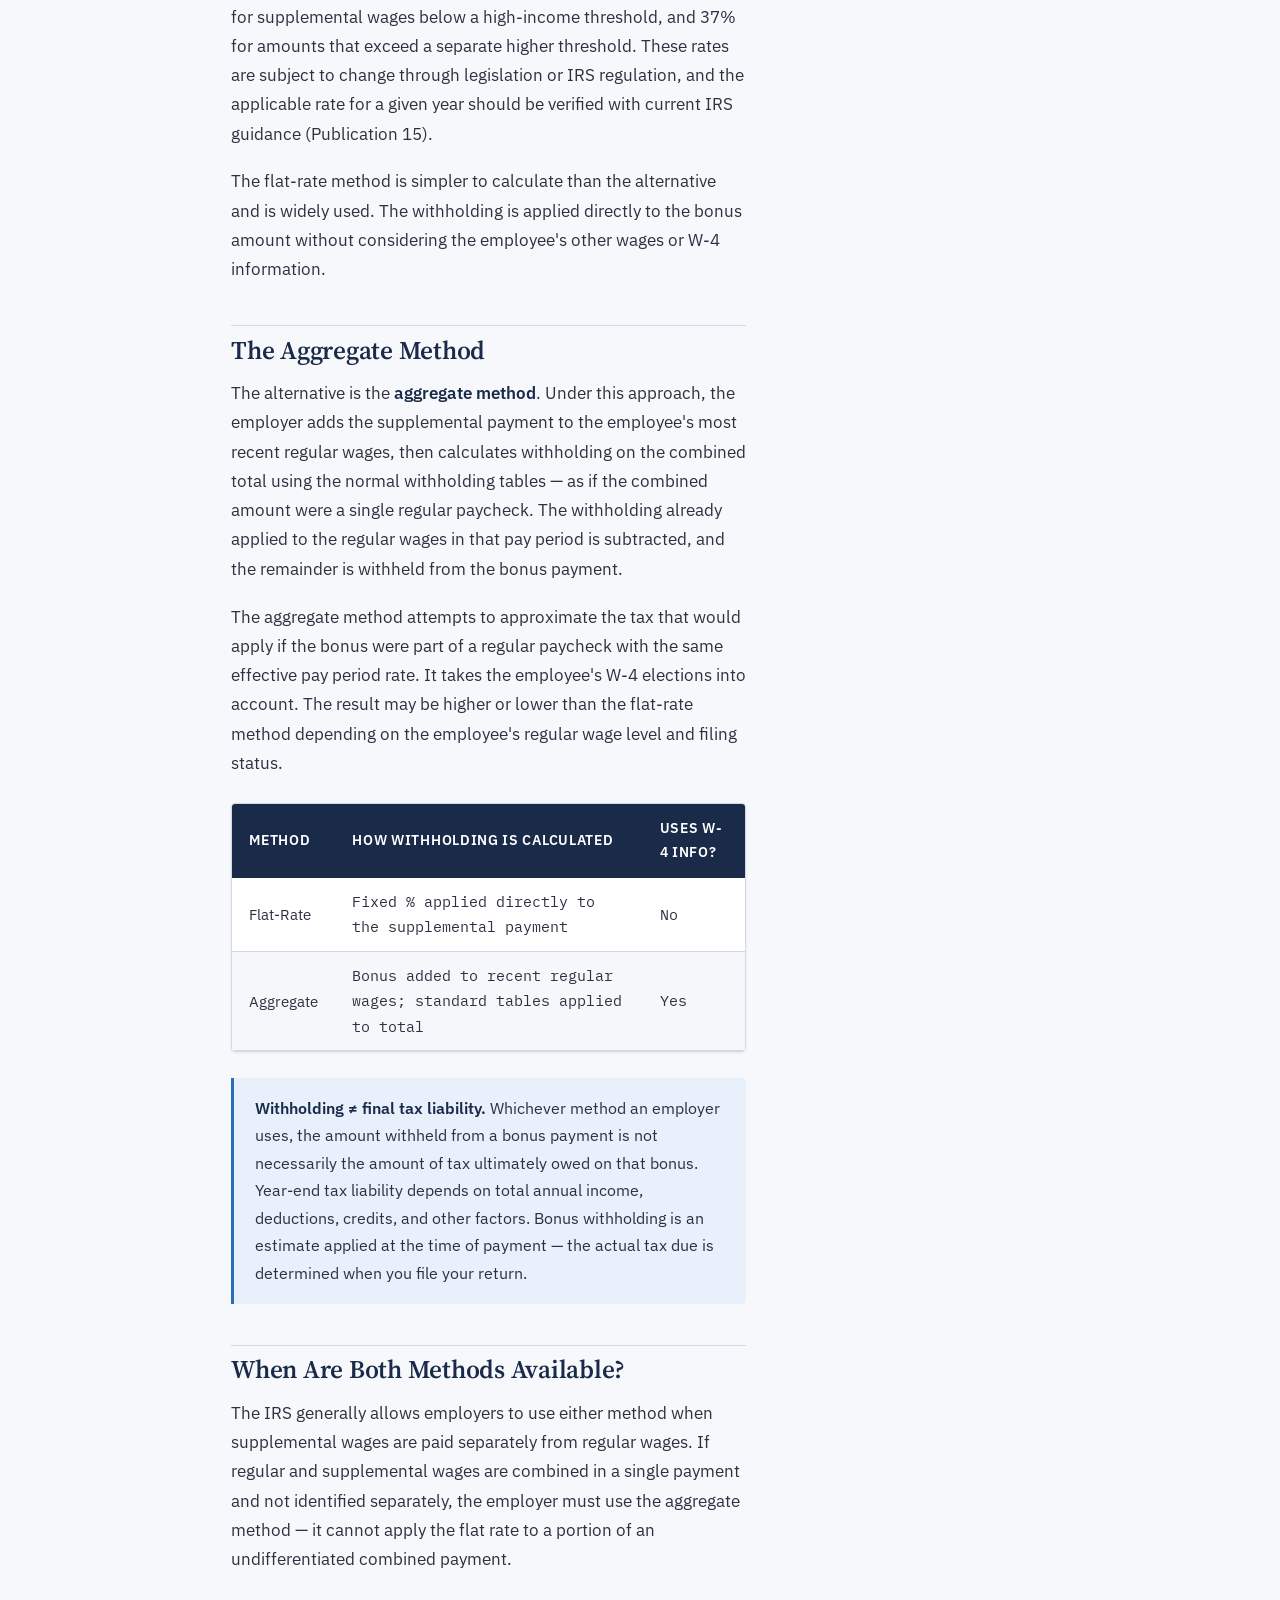
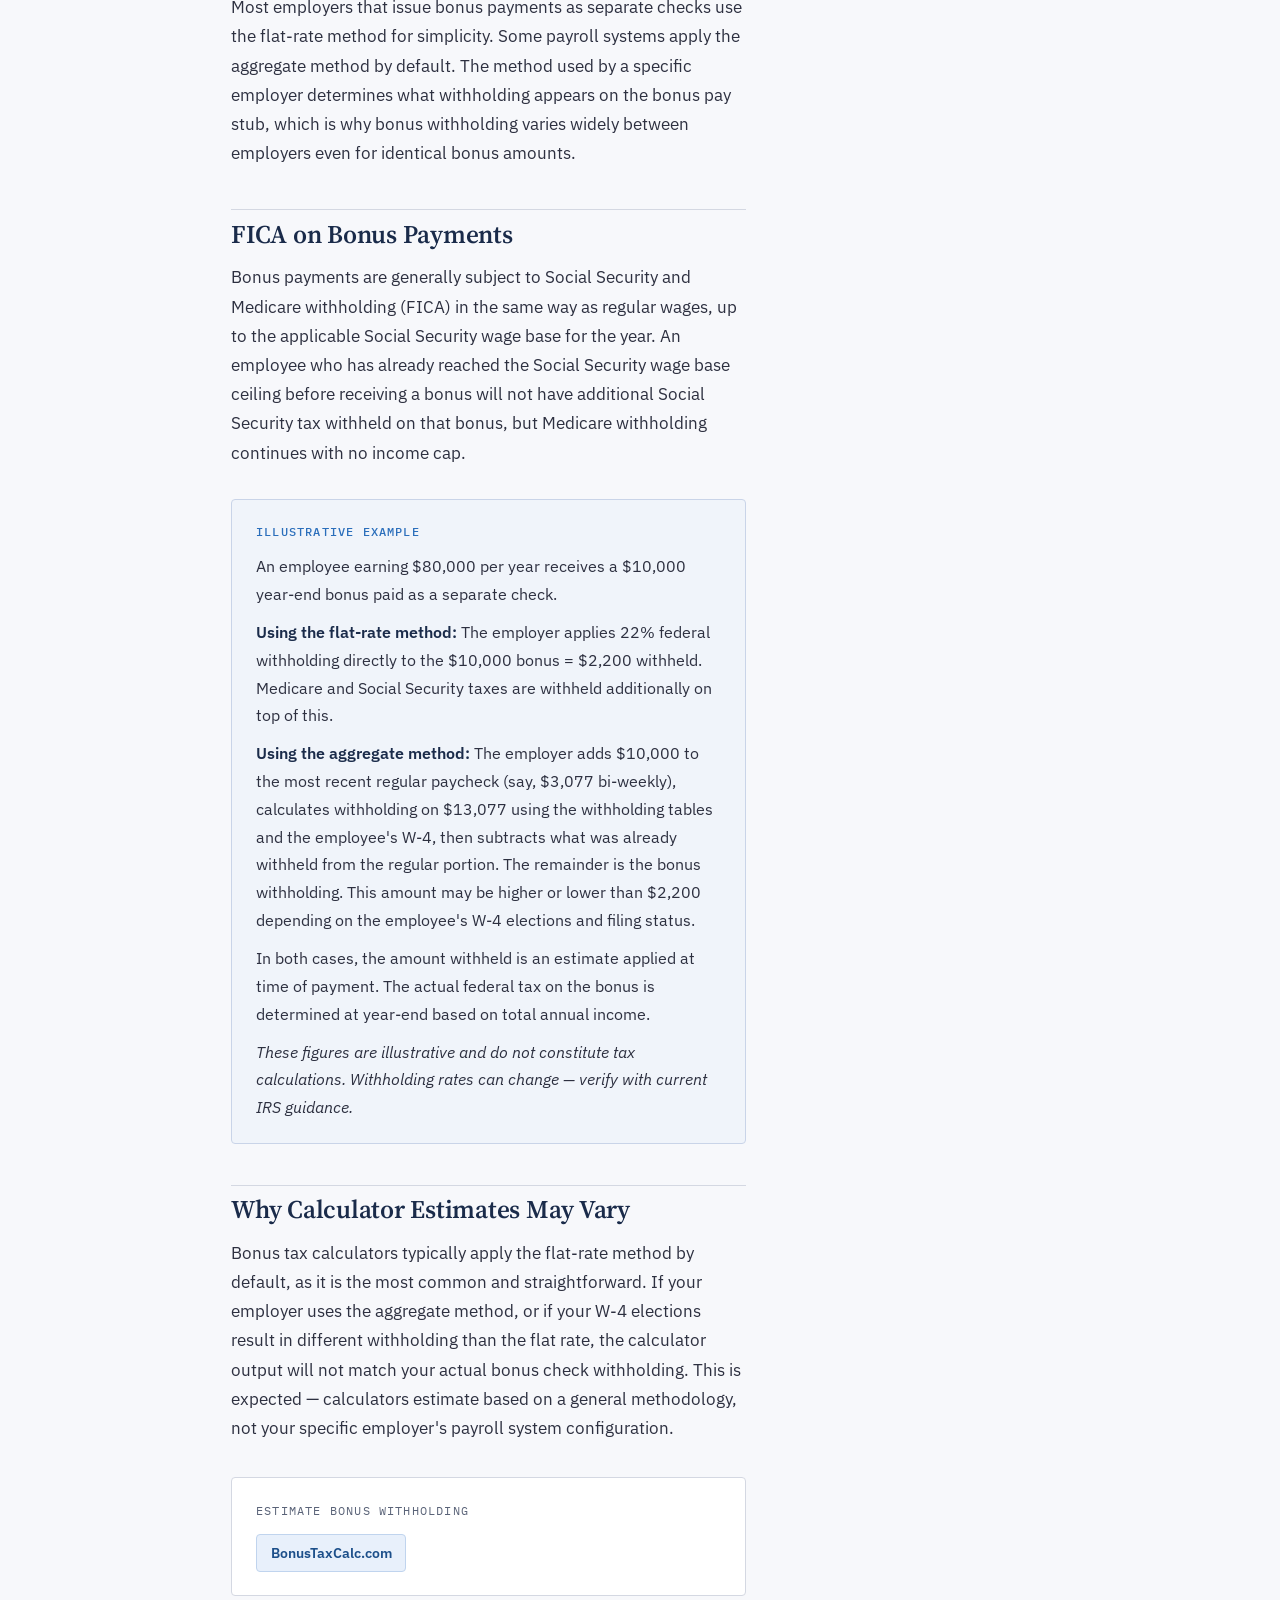
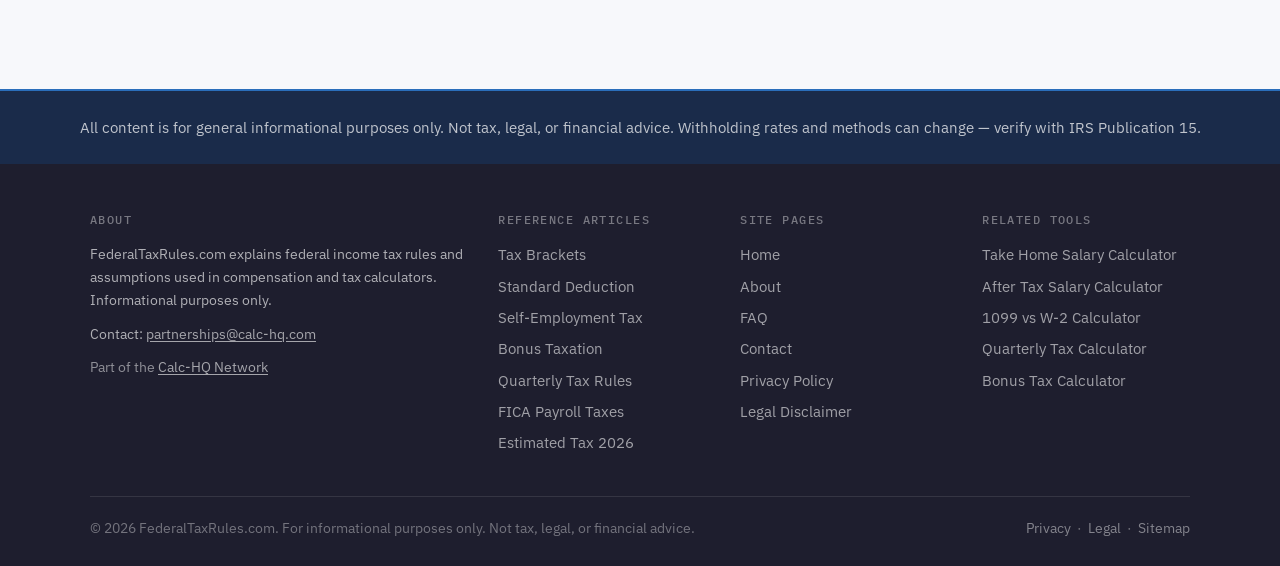
<file: bonus-taxation-explained.html>
<!DOCTYPE html>
<html lang="en">
<head>
  <meta charset="UTF-8">
  <meta name="viewport" content="width=device-width, initial-scale=1.0">
  <title>How Bonus Income Is Taxed | FederalTaxRules.com</title>
  <meta name="description" content="How the IRS classifies bonuses as supplemental wages, how flat-rate and aggregate withholding methods work, and why bonus withholding may differ from regular paycheck withholding.">
  <link rel="canonical" href="https://federaltaxrules.com/bonus-taxation-explained.html">
  <link rel="icon" type="image/svg+xml" href="favicon.svg">
  <link rel="stylesheet" href="styles.css">
  <!-- Google AdSense -->
  <script async src="https://pagead2.googlesyndication.com/pagead/js/adsbygoogle.js?client=ca-pub-7744853829365165" crossorigin="anonymous"></script>
  <script type="application/ld+json">
{
  "@context": "https://schema.org",
  "@type": "Article",
  "headline": "How Bonus Income Is Taxed",
  "description": "How the IRS classifies bonuses as supplemental wages, how flat-rate and aggregate withholding methods work, and why bonus withholding may differ from regular paycheck withholding.",
  "url": "https://federaltaxrules.com/bonus-taxation-explained.html",
  "mainEntityOfPage": {
    "@type": "WebPage",
    "@id": "https://federaltaxrules.com/bonus-taxation-explained.html"
  },
  "author": {
    "@type": "Organization",
    "name": "FederalTaxRules.com",
    "url": "https://federaltaxrules.com",
    "logo": {
      "@type": "ImageObject",
      "url": "https://federaltaxrules.com/favicon.svg"
    }
  },
  "publisher": {
    "@type": "Organization",
    "name": "FederalTaxRules.com",
    "url": "https://federaltaxrules.com",
    "logo": {
      "@type": "ImageObject",
      "url": "https://federaltaxrules.com/favicon.svg"
    }
  },
  "isPartOf": {
    "@type": "WebSite",
    "name": "FederalTaxRules.com",
    "url": "https://federaltaxrules.com"
  }
}
  </script>
</head>
<body>

<header class="site-header">
  <div class="header-inner">
    <a href="index.html" class="site-logo">
      FederalTaxRules.com
      <span class="logo-badge">Reference</span>
    </a>
    <button class="nav-toggle" aria-label="Toggle navigation" onclick="document.querySelector('.site-nav').classList.toggle('open')">☰</button>
    <nav class="site-nav">
      <a href="index.html">Home</a>
      <a href="index.html#reference-topics">Reference Topics</a>
      <a href="about.html">About</a>
      <a href="contact.html">Contact</a>
    </nav>
  </div>
</header>

<div class="disclaimer-bar">
  <strong>Informational reference only.</strong> This site does not provide tax advice. Supplemental wage withholding rules can change. Verify with official IRS publications or a tax professional.
</div>

<section class="page-hero-sm">
  <div class="container">
    <div style="font-family:var(--font-mono);font-size:0.72rem;color:rgba(255,255,255,0.5);text-transform:uppercase;letter-spacing:0.1em;margin-bottom:0.5rem;">Supplemental Wages Reference</div>
    <h1>How Bonus Income Is Taxed</h1>
    <p>Why bonuses and supplemental wages are withheld differently from regular paycheck income.</p>
  </div>
</section>

<main class="main-content">
  <div class="container">

    <nav class="breadcrumb"><a href="index.html">Home</a> / <span>Bonus Taxation</span></nav>

    <div class="layout-with-sidebar">

      <article class="article-prose">

        <h2>What Are Supplemental Wages?</h2>
        <p>The IRS uses the term <strong>supplemental wages</strong> to describe payments made to employees that are not part of their regular wage or salary. Bonuses are the most common form, but supplemental wages also include commission payments, overtime pay, tips, severance pay, back pay, and certain awards or prizes paid by an employer.</p>
        <p>The distinction between regular wages and supplemental wages matters because the IRS allows employers to use different withholding methods for each type. As a result, the federal withholding on a bonus payment can look quite different from what an employee might expect based on their regular paycheck withholding.</p>

        <h2>Why Bonus Withholding Looks Different</h2>
        <p>On a regular paycheck, employers calculate withholding using the employee's W-4 elections and the IRS withholding tables. The tables attempt to estimate what a full year of wages would produce in annual tax, then spread that liability across each pay period. The result is paycheck withholding that tracks reasonably closely with annual tax liability for employees with straightforward situations.</p>
        <p>Bonuses disrupt this calculation. If an employer simply added a large bonus to the next regular paycheck, the withholding tables would calculate withholding as if the employee earns that elevated amount every pay period — producing dramatically high withholding on that paycheck. To avoid this distortion, the IRS provides separate methods for withholding on supplemental wage payments.</p>

        <h2>The Flat-Rate (Percentage) Method</h2>
        <p>The most common withholding approach for bonuses is the <strong>flat-rate method</strong>, sometimes called the optional flat rate. Under this approach, the employer withholds a flat percentage of the supplemental wage payment — a fixed rate set by the IRS for supplemental wages up to a certain threshold, and a higher flat rate for very large supplemental payments above that threshold.</p>
        <p>The flat rate applicable to most bonuses has historically been 22% for supplemental wages below a high-income threshold, and 37% for amounts that exceed a separate higher threshold. These rates are subject to change through legislation or IRS regulation, and the applicable rate for a given year should be verified with current IRS guidance (Publication 15).</p>
        <p>The flat-rate method is simpler to calculate than the alternative and is widely used. The withholding is applied directly to the bonus amount without considering the employee's other wages or W-4 information.</p>

        <h2>The Aggregate Method</h2>
        <p>The alternative is the <strong>aggregate method</strong>. Under this approach, the employer adds the supplemental payment to the employee's most recent regular wages, then calculates withholding on the combined total using the normal withholding tables — as if the combined amount were a single regular paycheck. The withholding already applied to the regular wages in that pay period is subtracted, and the remainder is withheld from the bonus payment.</p>
        <p>The aggregate method attempts to approximate the tax that would apply if the bonus were part of a regular paycheck with the same effective pay period rate. It takes the employee's W-4 elections into account. The result may be higher or lower than the flat-rate method depending on the employee's regular wage level and filing status.</p>

        <div class="ref-table-wrap">
          <table>
            <thead>
              <tr>
                <th>Method</th>
                <th>How Withholding Is Calculated</th>
                <th>Uses W-4 Info?</th>
              </tr>
            </thead>
            <tbody>
              <tr><td>Flat-Rate</td><td>Fixed % applied directly to the supplemental payment</td><td>No</td></tr>
              <tr><td>Aggregate</td><td>Bonus added to recent regular wages; standard tables applied to total</td><td>Yes</td></tr>
            </tbody>
          </table>
        </div>

        <div class="info-box">
          <p><strong>Withholding ≠ final tax liability.</strong> Whichever method an employer uses, the amount withheld from a bonus payment is not necessarily the amount of tax ultimately owed on that bonus. Year-end tax liability depends on total annual income, deductions, credits, and other factors. Bonus withholding is an estimate applied at the time of payment — the actual tax due is determined when you file your return.</p>
        </div>

        <h2>When Are Both Methods Available?</h2>
        <p>The IRS generally allows employers to use either method when supplemental wages are paid separately from regular wages. If regular and supplemental wages are combined in a single payment and not identified separately, the employer must use the aggregate method — it cannot apply the flat rate to a portion of an undifferentiated combined payment.</p>
        <p>Most employers that issue bonus payments as separate checks use the flat-rate method for simplicity. Some payroll systems apply the aggregate method by default. The method used by a specific employer determines what withholding appears on the bonus pay stub, which is why bonus withholding varies widely between employers even for identical bonus amounts.</p>

        <h2>FICA on Bonus Payments</h2>
        <p>Bonus payments are generally subject to Social Security and Medicare withholding (FICA) in the same way as regular wages, up to the applicable Social Security wage base for the year. An employee who has already reached the Social Security wage base ceiling before receiving a bonus will not have additional Social Security tax withheld on that bonus, but Medicare withholding continues with no income cap.</p>

        <div class="example-block">
          <div class="example-label">Illustrative Example</div>
          <p>An employee earning $80,000 per year receives a $10,000 year-end bonus paid as a separate check.</p>
          <p><strong>Using the flat-rate method:</strong> The employer applies 22% federal withholding directly to the $10,000 bonus = $2,200 withheld. Medicare and Social Security taxes are withheld additionally on top of this.</p>
          <p><strong>Using the aggregate method:</strong> The employer adds $10,000 to the most recent regular paycheck (say, $3,077 bi-weekly), calculates withholding on $13,077 using the withholding tables and the employee's W-4, then subtracts what was already withheld from the regular portion. The remainder is the bonus withholding. This amount may be higher or lower than $2,200 depending on the employee's W-4 elections and filing status.</p>
          <p>In both cases, the amount withheld is an estimate applied at time of payment. The actual federal tax on the bonus is determined at year-end based on total annual income.</p>
          <p><em>These figures are illustrative and do not constitute tax calculations. Withholding rates can change — verify with current IRS guidance.</em></p>
        </div>

        <h2>Why Calculator Estimates May Vary</h2>
        <p>Bonus tax calculators typically apply the flat-rate method by default, as it is the most common and straightforward. If your employer uses the aggregate method, or if your W-4 elections result in different withholding than the flat rate, the calculator output will not match your actual bonus check withholding. This is expected — calculators estimate based on a general methodology, not your specific employer's payroll system configuration.</p>

        <div class="calc-links">
          <div class="calc-links-label">Estimate bonus withholding</div>
          <ul>
            <li><a href="https://bonustaxcalc.com" target="_blank" rel="noopener noreferrer">BonusTaxCalc.com</a></li>
          </ul>
        </div>

      </article>

      <aside>
        <div class="sidebar-box">
          <h4>Other Reference Articles</h4>
          <ul>
            <li><a href="federal-income-tax-brackets.html">Tax Brackets</a></li>
            <li><a href="standard-deduction-explained.html">Standard Deduction</a></li>
            <li><a href="self-employment-tax-rules.html">Self-Employment Tax</a></li>
            <li><a href="estimated-quarterly-tax-rules.html">Quarterly Tax Rules</a></li>
            <li><a href="fica-payroll-taxes-2026.html">FICA Payroll Taxes</a></li>
            <li><a href="estimated-tax-payments-2026.html">Estimated Tax 2026</a></li>

          </ul>
        </div>

        <div class="sidebar-box" style="margin-top:1rem;">
          <h4>Key Terms</h4>
          <ul>
            <li style="border-bottom:1px solid var(--rule-line);padding:0.4rem 0;font-size:0.85rem;"><strong>Supplemental wages</strong> — Pay outside regular salary: bonuses, commissions, etc.</li>
            <li style="border-bottom:1px solid var(--rule-line);padding:0.4rem 0;font-size:0.85rem;"><strong>Flat-rate method</strong> — Fixed % withheld on bonus amount</li>
            <li style="border-bottom:1px solid var(--rule-line);padding:0.4rem 0;font-size:0.85rem;"><strong>Aggregate method</strong> — Bonus + regular wages combined; normal tables applied</li>
            <li style="padding:0.4rem 0;font-size:0.85rem;"><strong>FICA</strong> — Social Security + Medicare withholding</li>
          </ul>
        </div>
      </aside>

    </div>

  </div>
</main>

<div class="trust-strip">
  All content is for general informational purposes only. Not tax, legal, or financial advice. Withholding rates and methods can change — verify with IRS Publication 15.
</div>

<footer class="site-footer">
  <div class="footer-inner">
    <div class="footer-grid">
      <div class="footer-col">
        <h4>About</h4>
        <p>FederalTaxRules.com explains federal income tax rules and assumptions used in compensation and tax calculators. Informational purposes only.</p>
        <p>Contact: <a href="mailto:partnerships@calc-hq.com" style="color:rgba(255,255,255,0.6)">partnerships@calc-hq.com</a></p>
        <span class="footer-resource-link">Part of the <a href="https://calc-hq.com" target="_blank" rel="noopener noreferrer">Calc-HQ Network</a></span>
      </div>
      <div class="footer-col">
        <h4>Reference Articles</h4>
        <ul>
          <li><a href="federal-income-tax-brackets.html">Tax Brackets</a></li>
          <li><a href="standard-deduction-explained.html">Standard Deduction</a></li>
          <li><a href="self-employment-tax-rules.html">Self-Employment Tax</a></li>
          <li><a href="bonus-taxation-explained.html">Bonus Taxation</a></li>
          <li><a href="estimated-quarterly-tax-rules.html">Quarterly Tax Rules</a></li>
          <li><a href="fica-payroll-taxes-2026.html">FICA Payroll Taxes</a></li>
          <li><a href="estimated-tax-payments-2026.html">Estimated Tax 2026</a></li>

        </ul>
      </div>
      <div class="footer-col">
        <h4>Site Pages</h4>
        <ul>
          <li><a href="index.html">Home</a></li>
          <li><a href="about.html">About</a></li>
          <li><a href="faq.html">FAQ</a></li>
          <li><a href="contact.html">Contact</a></li>
          <li><a href="privacy.html">Privacy Policy</a></li>
          <li><a href="legal.html">Legal Disclaimer</a></li>
        </ul>
      </div>
      <div class="footer-col">
        <h4>Related Tools</h4>
        <ul id="footer-related-tools-list">
          <li><span style="color:rgba(255,255,255,0.3);font-size:0.82rem">Loading…</span></li>
        </ul>
      </div>
    </div>
    <div class="footer-bottom">
      <span>© 2026 FederalTaxRules.com. For informational purposes only. Not tax, legal, or financial advice.</span>
      <span><a href="privacy.html">Privacy</a> &nbsp;·&nbsp; <a href="legal.html">Legal</a> &nbsp;·&nbsp; <a href="sitemap.xml">Sitemap</a></span>
    </div>
  </div>
</footer>

<script src="network.js"></script>
</body>
</html>
</file>
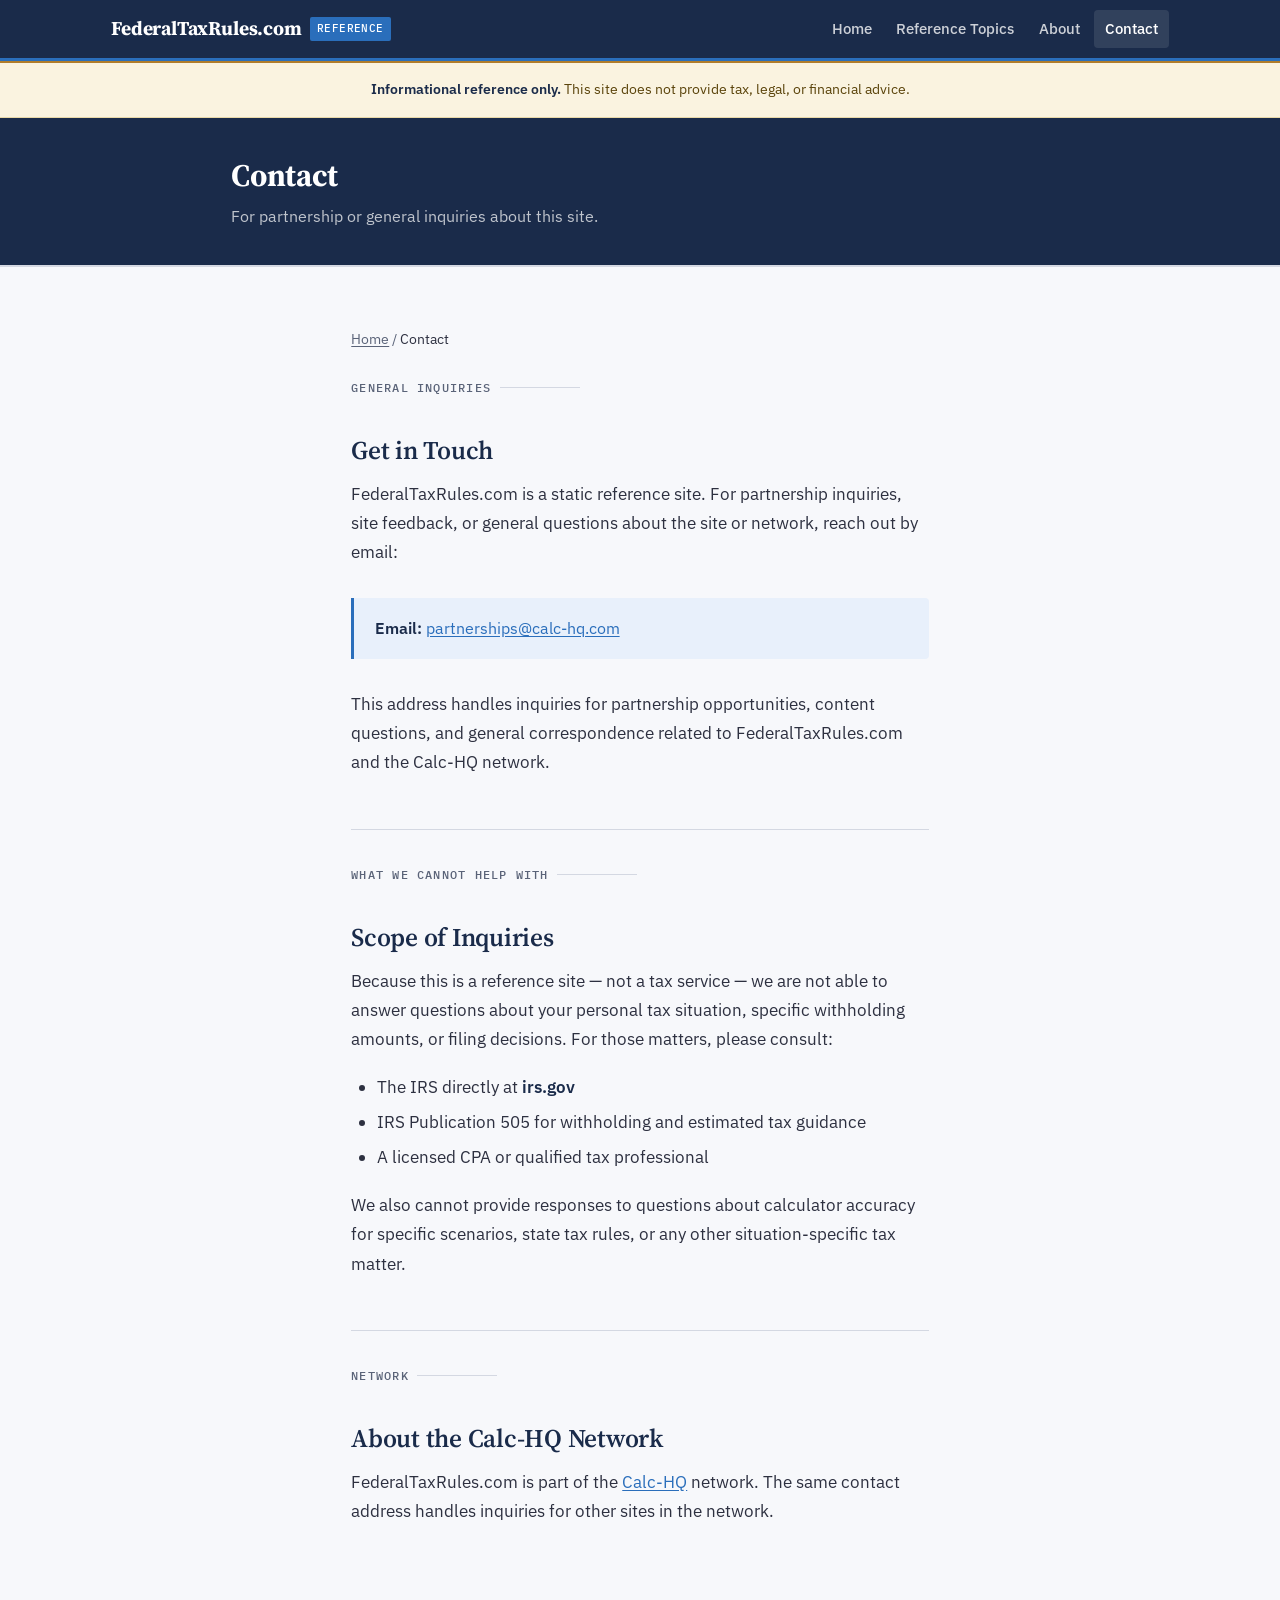
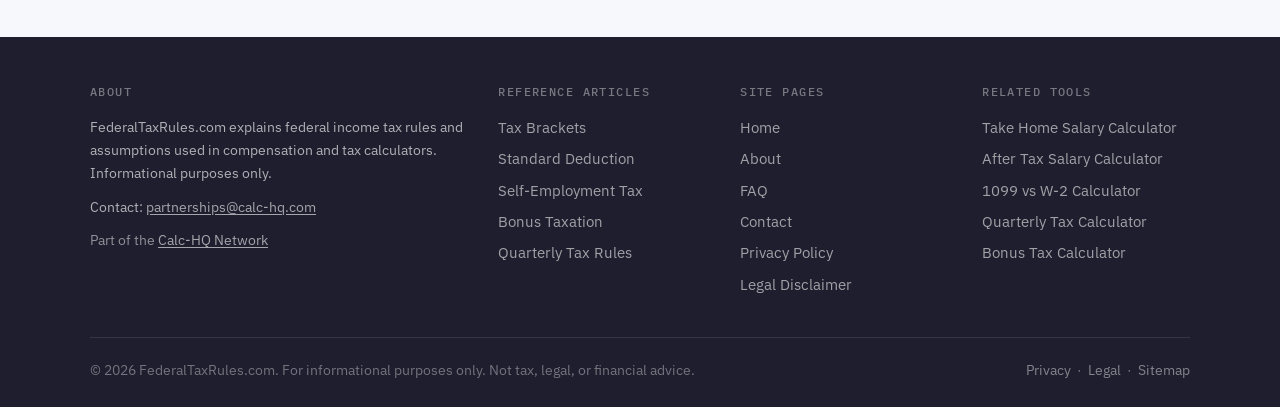
<file: contact.html>
<!DOCTYPE html>
<html lang="en">
<head>
  <meta charset="UTF-8">
  <meta name="viewport" content="width=device-width, initial-scale=1.0">
  <title>Contact | FederalTaxRules.com</title>
  <meta name="description" content="Contact FederalTaxRules.com for partnership or general inquiries. Email partnerships@calc-hq.com.">
  <link rel="canonical" href="https://federaltaxrules.com/contact.html">
  <link rel="icon" type="image/svg+xml" href="favicon.svg">
  <link rel="stylesheet" href="styles.css">
  <!-- Google AdSense -->
  <script async src="https://pagead2.googlesyndication.com/pagead/js/adsbygoogle.js?client=ca-pub-7744853829365165" crossorigin="anonymous"></script>
  <script type="application/ld+json">
{
  "@context": "https://schema.org",
  "@type": "WebPage",
  "name": "Contact",
  "description": "Contact FederalTaxRules.com for partnerships and reference-site inquiries.",
  "url": "https://federaltaxrules.com/contact.html",
  "isPartOf": {
    "@type": "WebSite",
    "name": "FederalTaxRules.com",
    "url": "https://federaltaxrules.com"
  }
}
  </script>
</head>
<body>

<header class="site-header">
  <div class="header-inner">
    <a href="index.html" class="site-logo">
      FederalTaxRules.com
      <span class="logo-badge">Reference</span>
    </a>
    <button class="nav-toggle" aria-label="Toggle navigation" onclick="document.querySelector('.site-nav').classList.toggle('open')">☰</button>
    <nav class="site-nav">
      <a href="index.html">Home</a>
      <a href="index.html#reference-topics">Reference Topics</a>
      <a href="about.html">About</a>
      <a href="contact.html" class="active">Contact</a>
    </nav>
  </div>
</header>

<div class="disclaimer-bar">
  <strong>Informational reference only.</strong> This site does not provide tax, legal, or financial advice.
</div>

<section class="page-hero-sm">
  <div class="container">
    <h1>Contact</h1>
    <p>For partnership or general inquiries about this site.</p>
  </div>
</section>

<main class="main-content">
  <div class="container" style="max-width:620px;">

    <nav class="breadcrumb"><a href="index.html">Home</a> / <span>Contact</span></nav>

    <section class="section">
      <div class="section-label">General Inquiries</div>
      <h2>Get in Touch</h2>
      <p>FederalTaxRules.com is a static reference site. For partnership inquiries, site feedback, or general questions about the site or network, reach out by email:</p>

      <div class="info-box" style="margin:1.8rem 0;">
        <p><strong>Email:</strong> <a href="mailto:partnerships@calc-hq.com">partnerships@calc-hq.com</a></p>
      </div>

      <p>This address handles inquiries for partnership opportunities, content questions, and general correspondence related to FederalTaxRules.com and the Calc-HQ network.</p>
    </section>

    <hr>

    <section class="section">
      <div class="section-label">What We Cannot Help With</div>
      <h2>Scope of Inquiries</h2>
      <p>Because this is a reference site — not a tax service — we are not able to answer questions about your personal tax situation, specific withholding amounts, or filing decisions. For those matters, please consult:</p>
      <ul>
        <li>The IRS directly at <strong>irs.gov</strong></li>
        <li>IRS Publication 505 for withholding and estimated tax guidance</li>
        <li>A licensed CPA or qualified tax professional</li>
      </ul>
      <p>We also cannot provide responses to questions about calculator accuracy for specific scenarios, state tax rules, or any other situation-specific tax matter.</p>
    </section>

    <hr>

    <section class="section">
      <div class="section-label">Network</div>
      <h2>About the Calc-HQ Network</h2>
      <p>FederalTaxRules.com is part of the <a href="https://calc-hq.com" target="_blank" rel="noopener noreferrer">Calc-HQ</a> network. The same contact address handles inquiries for other sites in the network.</p>
    </section>

  </div>
</main>

<footer class="site-footer">
  <div class="footer-inner">
    <div class="footer-grid">
      <div class="footer-col">
        <h4>About</h4>
        <p>FederalTaxRules.com explains federal income tax rules and assumptions used in compensation and tax calculators. Informational purposes only.</p>
        <p>Contact: <a href="mailto:partnerships@calc-hq.com" style="color:rgba(255,255,255,0.6)">partnerships@calc-hq.com</a></p>
        <span class="footer-resource-link">Part of the <a href="https://calc-hq.com" target="_blank" rel="noopener noreferrer">Calc-HQ Network</a></span>
      </div>
      <div class="footer-col">
        <h4>Reference Articles</h4>
        <ul>
          <li><a href="federal-income-tax-brackets.html">Tax Brackets</a></li>
          <li><a href="standard-deduction-explained.html">Standard Deduction</a></li>
          <li><a href="self-employment-tax-rules.html">Self-Employment Tax</a></li>
          <li><a href="bonus-taxation-explained.html">Bonus Taxation</a></li>
          <li><a href="estimated-quarterly-tax-rules.html">Quarterly Tax Rules</a></li>
        </ul>
      </div>
      <div class="footer-col">
        <h4>Site Pages</h4>
        <ul>
          <li><a href="index.html">Home</a></li>
          <li><a href="about.html">About</a></li>
          <li><a href="faq.html">FAQ</a></li>
          <li><a href="contact.html">Contact</a></li>
          <li><a href="privacy.html">Privacy Policy</a></li>
          <li><a href="legal.html">Legal Disclaimer</a></li>
        </ul>
      </div>
      <div class="footer-col">
        <h4>Related Tools</h4>
        <ul id="footer-related-tools-list">
          <li><span style="color:rgba(255,255,255,0.3);font-size:0.82rem">Loading…</span></li>
        </ul>
      </div>
    </div>
    <div class="footer-bottom">
      <span>© 2026 FederalTaxRules.com. For informational purposes only. Not tax, legal, or financial advice.</span>
      <span><a href="privacy.html">Privacy</a> &nbsp;·&nbsp; <a href="legal.html">Legal</a> &nbsp;·&nbsp; <a href="sitemap.xml">Sitemap</a></span>
    </div>
  </div>
</footer>

<script src="network.js"></script>
</body>
</html>
</file>
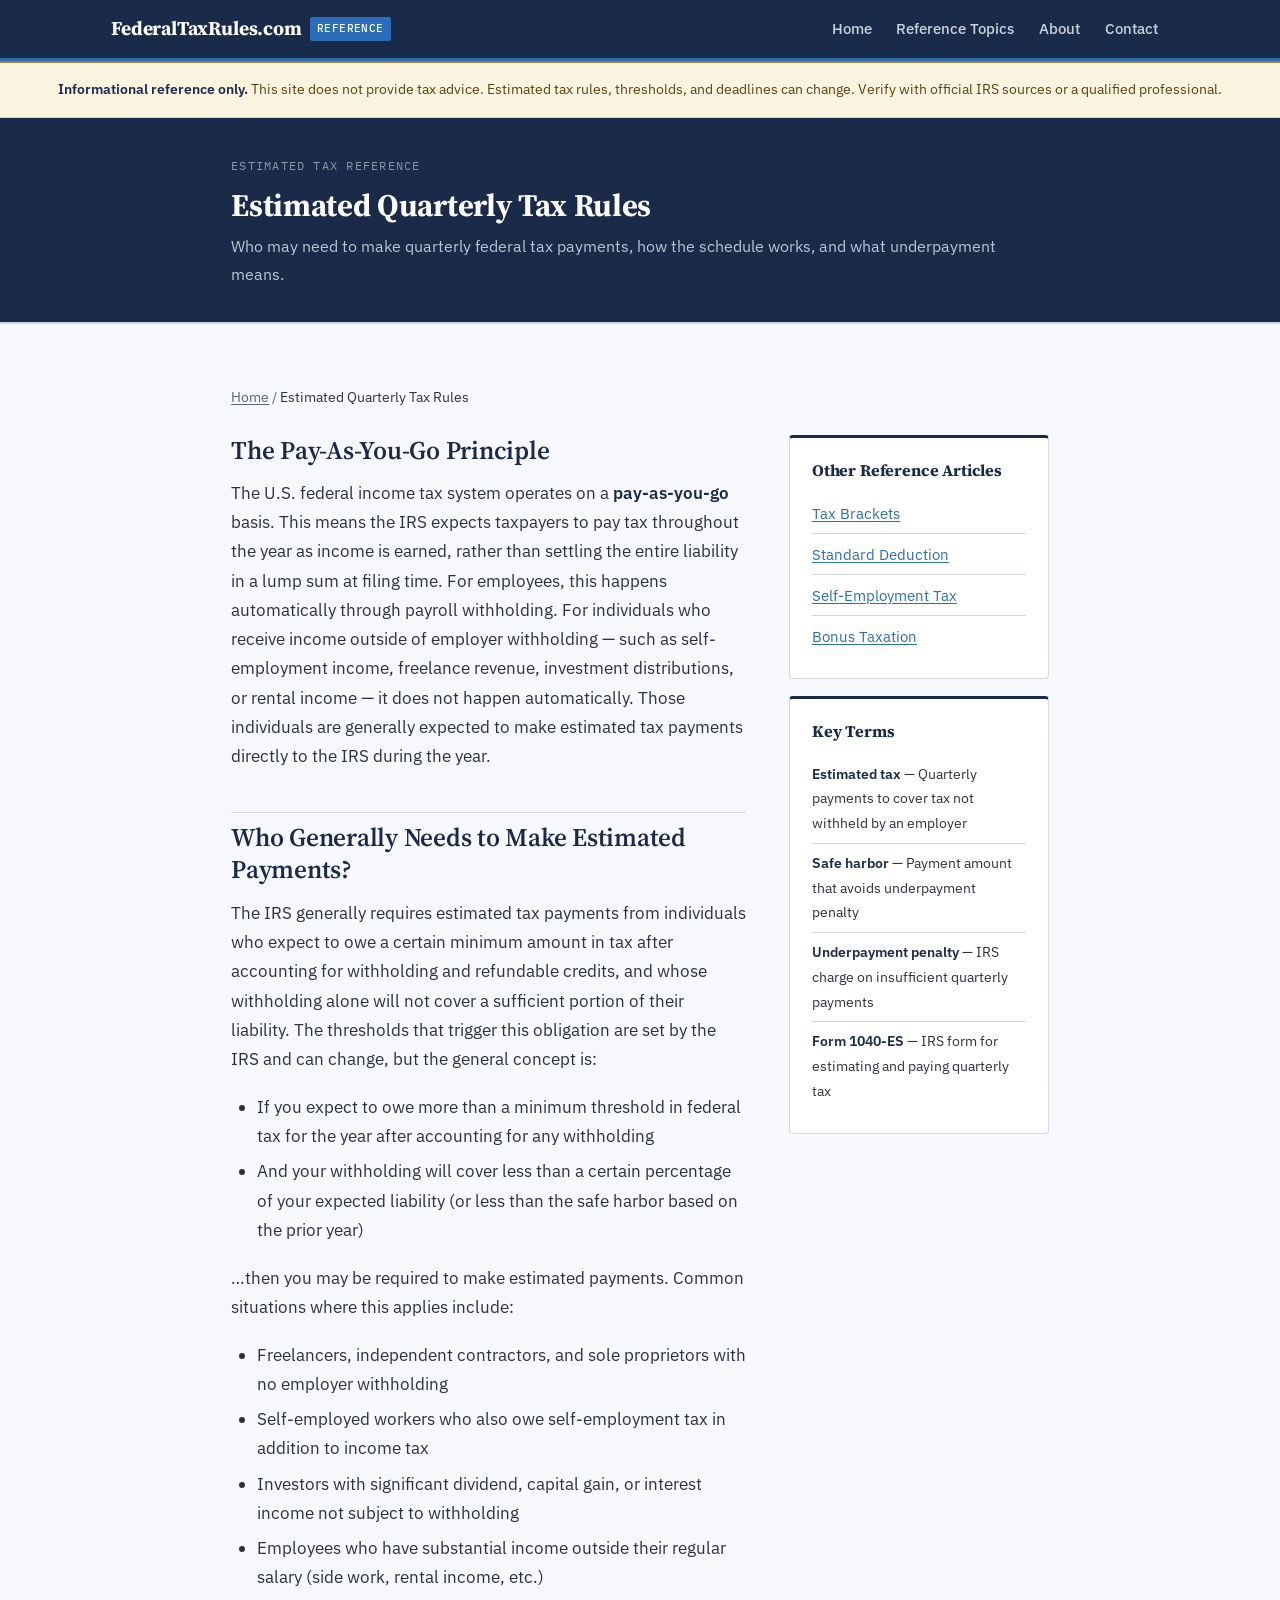
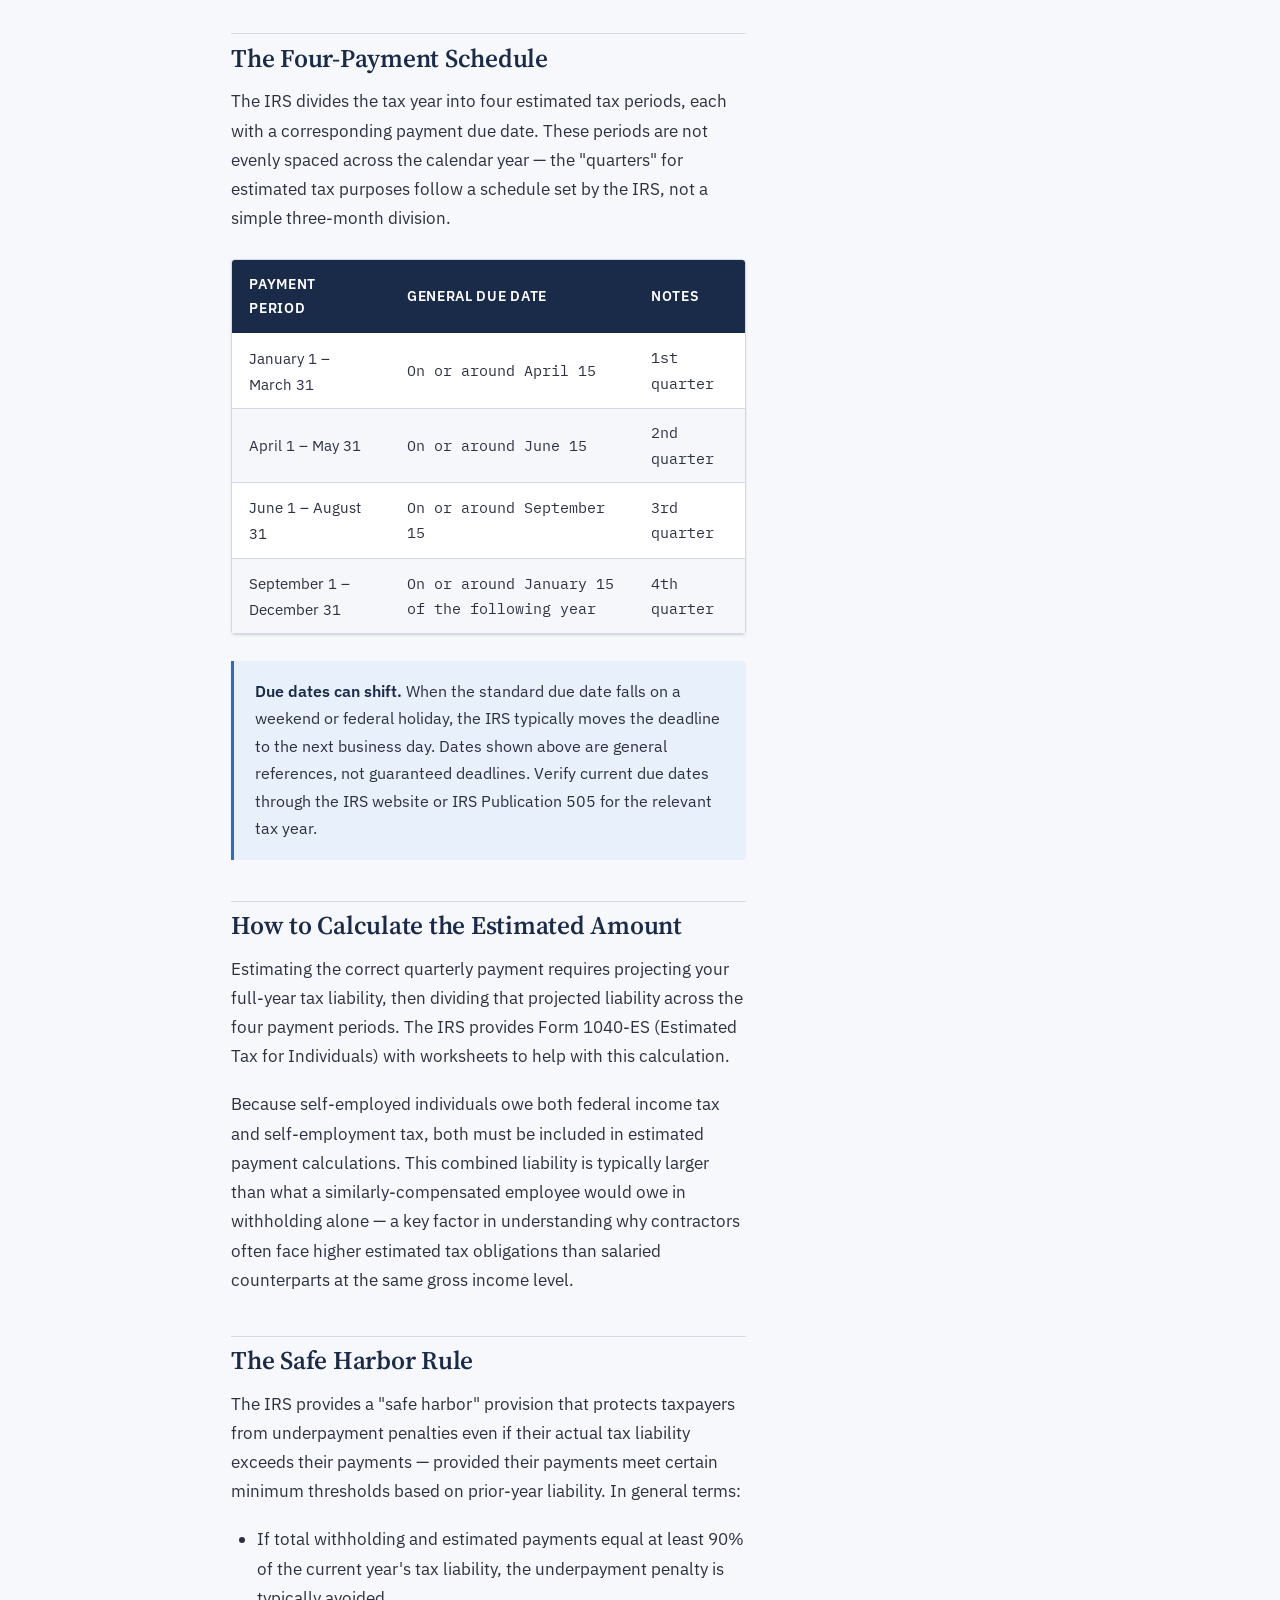
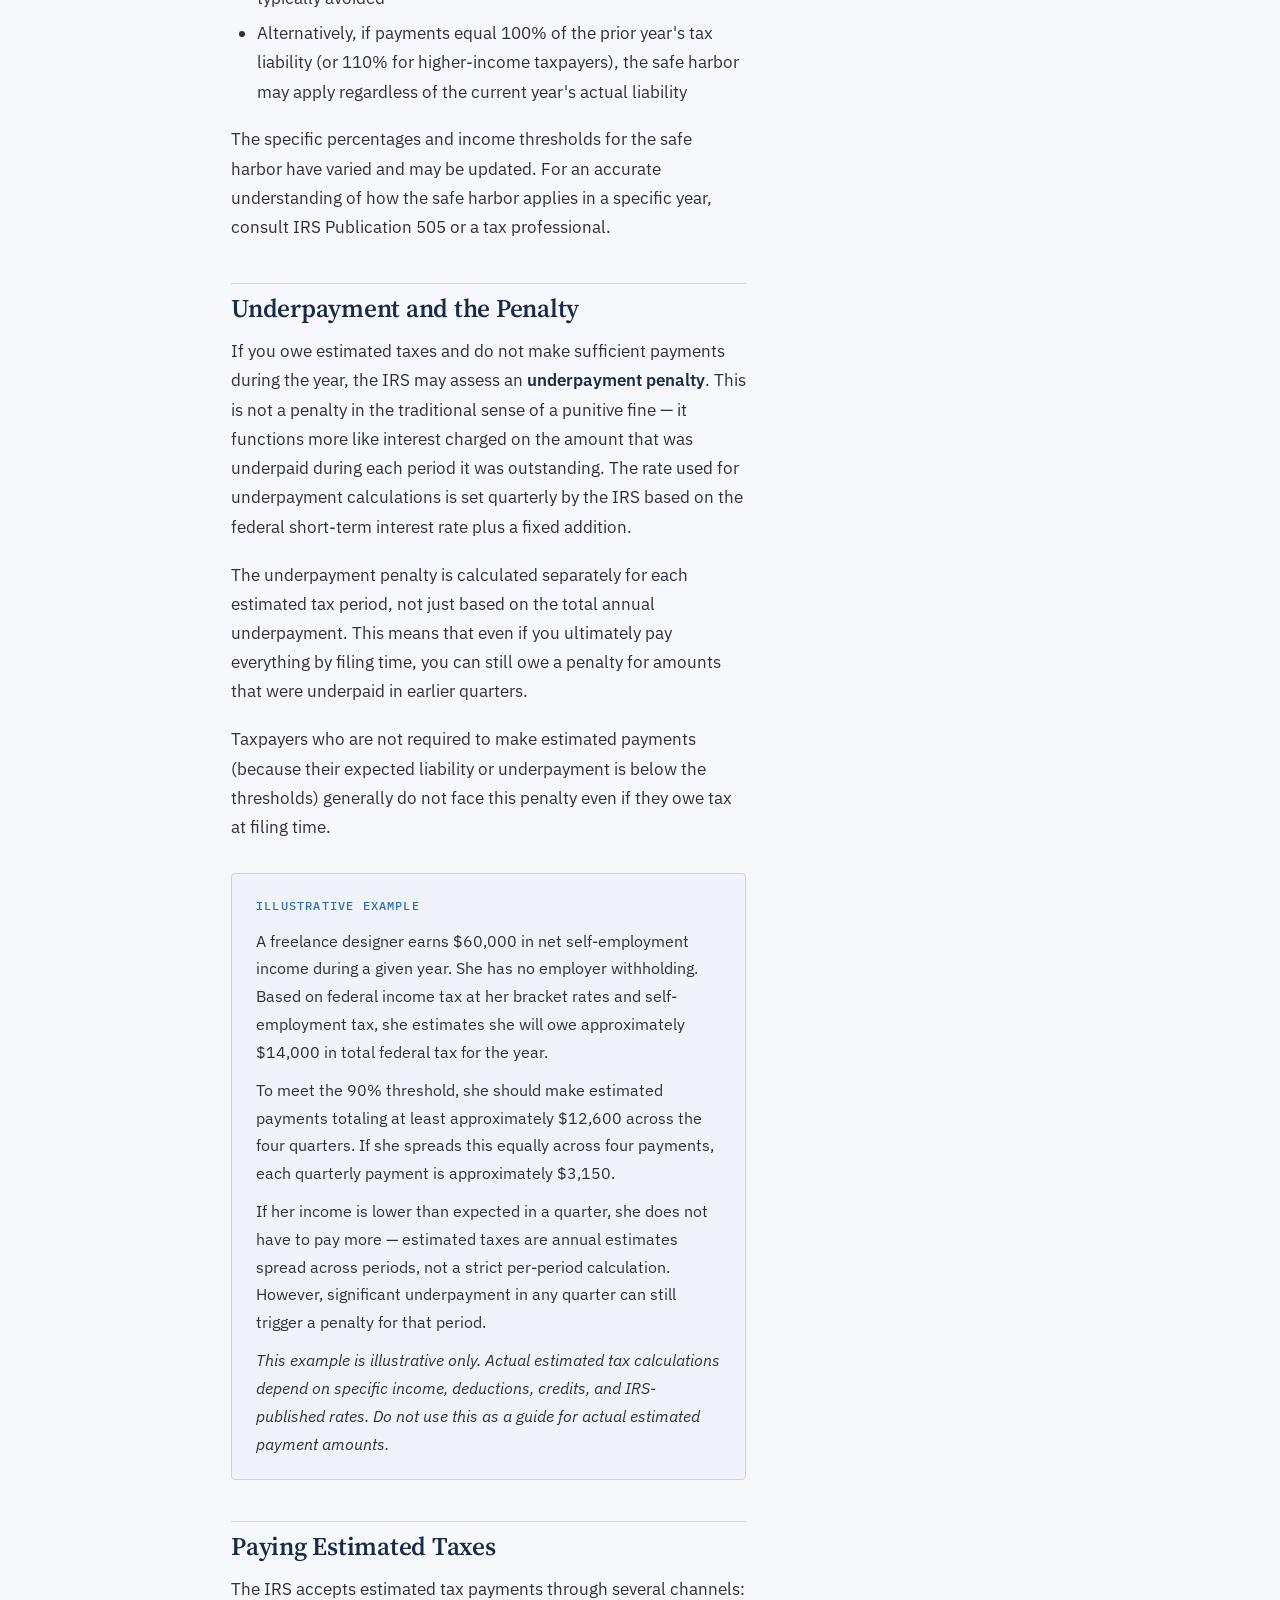
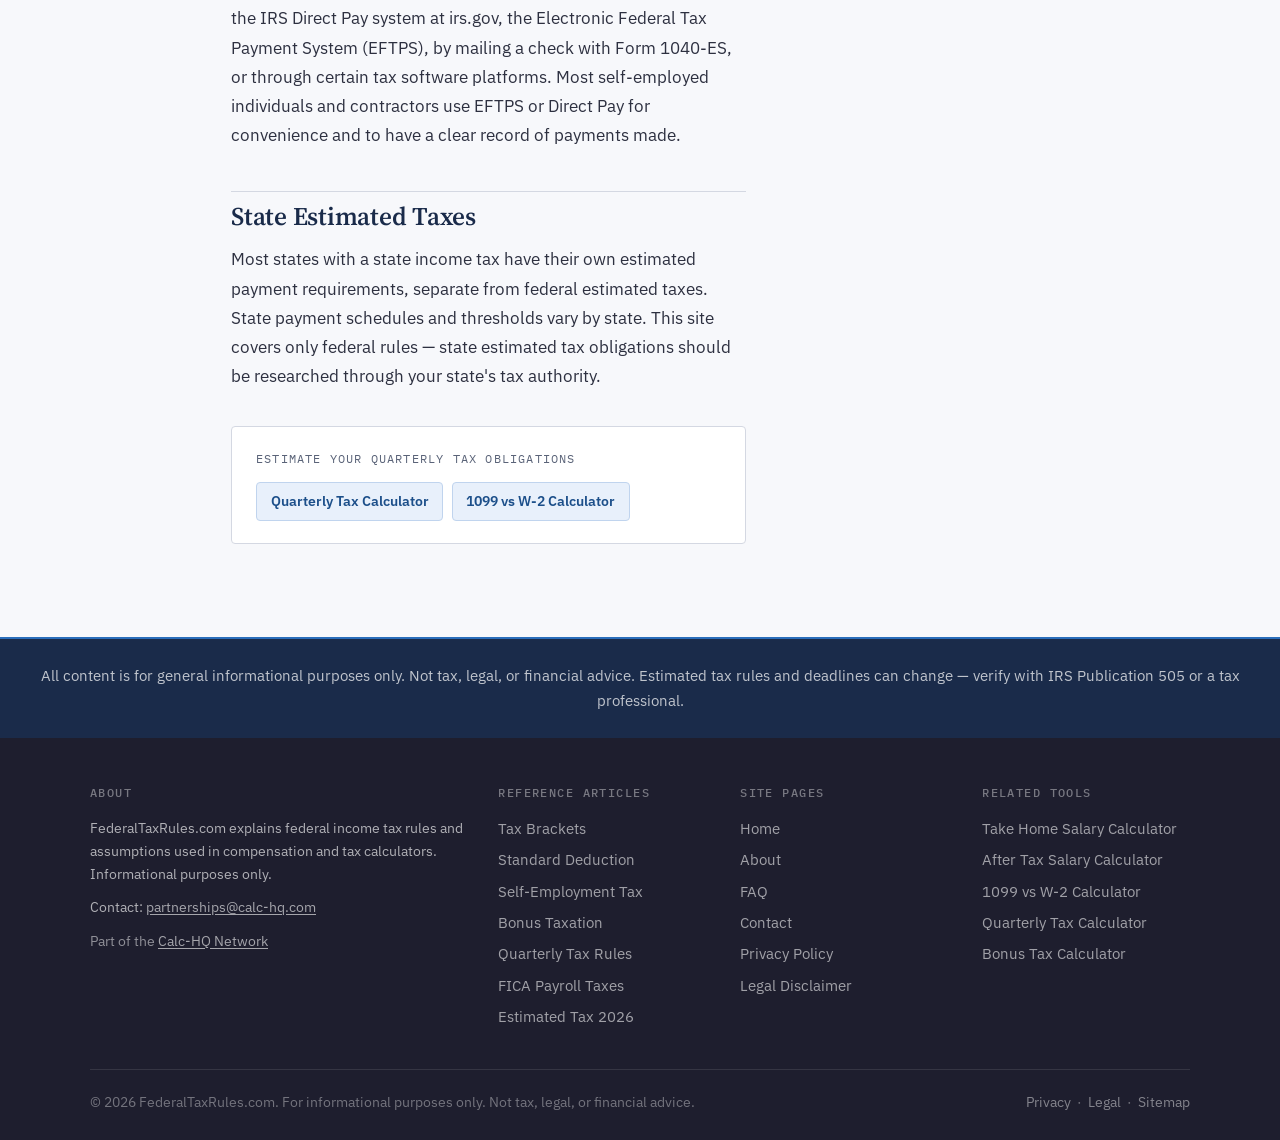
<file: estimated-quarterly-tax-rules.html>
<!DOCTYPE html>
<html lang="en">
<head>
  <meta charset="UTF-8">
  <meta name="viewport" content="width=device-width, initial-scale=1.0">
  <title>Estimated Quarterly Tax Rules Explained | FederalTaxRules.com</title>
  <meta name="description" content="Who needs to make estimated quarterly federal tax payments, how the payment schedule works, what underpayment means, and how these rules apply to freelancers and contractors.">
  <link rel="canonical" href="https://federaltaxrules.com/estimated-quarterly-tax-rules.html">
  <link rel="icon" type="image/svg+xml" href="favicon.svg">
  <link rel="stylesheet" href="styles.css">
  <!-- Google AdSense -->
  <script async src="https://pagead2.googlesyndication.com/pagead/js/adsbygoogle.js?client=ca-pub-7744853829365165" crossorigin="anonymous"></script>
  <script type="application/ld+json">
{
  "@context": "https://schema.org",
  "@type": "Article",
  "headline": "Estimated Quarterly Tax Rules",
  "description": "How estimated quarterly tax payments work, who may need them, when payment deadlines apply, and why underpayment can trigger penalties.",
  "url": "https://federaltaxrules.com/estimated-quarterly-tax-rules.html",
  "mainEntityOfPage": {
    "@type": "WebPage",
    "@id": "https://federaltaxrules.com/estimated-quarterly-tax-rules.html"
  },
  "author": {
    "@type": "Organization",
    "name": "FederalTaxRules.com",
    "url": "https://federaltaxrules.com",
    "logo": {
      "@type": "ImageObject",
      "url": "https://federaltaxrules.com/favicon.svg"
    }
  },
  "publisher": {
    "@type": "Organization",
    "name": "FederalTaxRules.com",
    "url": "https://federaltaxrules.com",
    "logo": {
      "@type": "ImageObject",
      "url": "https://federaltaxrules.com/favicon.svg"
    }
  },
  "isPartOf": {
    "@type": "WebSite",
    "name": "FederalTaxRules.com",
    "url": "https://federaltaxrules.com"
  }
}
  </script>
</head>
<body>

<header class="site-header">
  <div class="header-inner">
    <a href="index.html" class="site-logo">
      FederalTaxRules.com
      <span class="logo-badge">Reference</span>
    </a>
    <button class="nav-toggle" aria-label="Toggle navigation" onclick="document.querySelector('.site-nav').classList.toggle('open')">☰</button>
    <nav class="site-nav">
      <a href="index.html">Home</a>
      <a href="index.html#reference-topics">Reference Topics</a>
      <a href="about.html">About</a>
      <a href="contact.html">Contact</a>
    </nav>
  </div>
</header>

<div class="disclaimer-bar">
  <strong>Informational reference only.</strong> This site does not provide tax advice. Estimated tax rules, thresholds, and deadlines can change. Verify with official IRS sources or a qualified professional.
</div>

<section class="page-hero-sm">
  <div class="container">
    <div style="font-family:var(--font-mono);font-size:0.72rem;color:rgba(255,255,255,0.5);text-transform:uppercase;letter-spacing:0.1em;margin-bottom:0.5rem;">Estimated Tax Reference</div>
    <h1>Estimated Quarterly Tax Rules</h1>
    <p>Who may need to make quarterly federal tax payments, how the schedule works, and what underpayment means.</p>
  </div>
</section>

<main class="main-content">
  <div class="container">

    <nav class="breadcrumb"><a href="index.html">Home</a> / <span>Estimated Quarterly Tax Rules</span></nav>

    <div class="layout-with-sidebar">

      <article class="article-prose">

        <h2>The Pay-As-You-Go Principle</h2>
        <p>The U.S. federal income tax system operates on a <strong>pay-as-you-go</strong> basis. This means the IRS expects taxpayers to pay tax throughout the year as income is earned, rather than settling the entire liability in a lump sum at filing time. For employees, this happens automatically through payroll withholding. For individuals who receive income outside of employer withholding — such as self-employment income, freelance revenue, investment distributions, or rental income — it does not happen automatically. Those individuals are generally expected to make estimated tax payments directly to the IRS during the year.</p>

        <h2>Who Generally Needs to Make Estimated Payments?</h2>
        <p>The IRS generally requires estimated tax payments from individuals who expect to owe a certain minimum amount in tax after accounting for withholding and refundable credits, and whose withholding alone will not cover a sufficient portion of their liability. The thresholds that trigger this obligation are set by the IRS and can change, but the general concept is:</p>
        <ul>
          <li>If you expect to owe more than a minimum threshold in federal tax for the year after accounting for any withholding</li>
          <li>And your withholding will cover less than a certain percentage of your expected liability (or less than the safe harbor based on the prior year)</li>
        </ul>
        <p>…then you may be required to make estimated payments. Common situations where this applies include:</p>
        <ul>
          <li>Freelancers, independent contractors, and sole proprietors with no employer withholding</li>
          <li>Self-employed workers who also owe self-employment tax in addition to income tax</li>
          <li>Investors with significant dividend, capital gain, or interest income not subject to withholding</li>
          <li>Employees who have substantial income outside their regular salary (side work, rental income, etc.)</li>
        </ul>

        <h2>The Four-Payment Schedule</h2>
        <p>The IRS divides the tax year into four estimated tax periods, each with a corresponding payment due date. These periods are not evenly spaced across the calendar year — the "quarters" for estimated tax purposes follow a schedule set by the IRS, not a simple three-month division.</p>

        <div class="ref-table-wrap">
          <table>
            <thead>
              <tr>
                <th>Payment Period</th>
                <th>General Due Date</th>
                <th>Notes</th>
              </tr>
            </thead>
            <tbody>
              <tr><td>January 1 – March 31</td><td>On or around April 15</td><td>1st quarter</td></tr>
              <tr><td>April 1 – May 31</td><td>On or around June 15</td><td>2nd quarter</td></tr>
              <tr><td>June 1 – August 31</td><td>On or around September 15</td><td>3rd quarter</td></tr>
              <tr><td>September 1 – December 31</td><td>On or around January 15 of the following year</td><td>4th quarter</td></tr>
            </tbody>
          </table>
        </div>

        <div class="info-box">
          <p><strong>Due dates can shift.</strong> When the standard due date falls on a weekend or federal holiday, the IRS typically moves the deadline to the next business day. Dates shown above are general references, not guaranteed deadlines. Verify current due dates through the IRS website or IRS Publication 505 for the relevant tax year.</p>
        </div>

        <h2>How to Calculate the Estimated Amount</h2>
        <p>Estimating the correct quarterly payment requires projecting your full-year tax liability, then dividing that projected liability across the four payment periods. The IRS provides Form 1040-ES (Estimated Tax for Individuals) with worksheets to help with this calculation.</p>
        <p>Because self-employed individuals owe both federal income tax and self-employment tax, both must be included in estimated payment calculations. This combined liability is typically larger than what a similarly-compensated employee would owe in withholding alone — a key factor in understanding why contractors often face higher estimated tax obligations than salaried counterparts at the same gross income level.</p>

        <h2>The Safe Harbor Rule</h2>
        <p>The IRS provides a "safe harbor" provision that protects taxpayers from underpayment penalties even if their actual tax liability exceeds their payments — provided their payments meet certain minimum thresholds based on prior-year liability. In general terms:</p>
        <ul>
          <li>If total withholding and estimated payments equal at least 90% of the current year's tax liability, the underpayment penalty is typically avoided</li>
          <li>Alternatively, if payments equal 100% of the prior year's tax liability (or 110% for higher-income taxpayers), the safe harbor may apply regardless of the current year's actual liability</li>
        </ul>
        <p>The specific percentages and income thresholds for the safe harbor have varied and may be updated. For an accurate understanding of how the safe harbor applies in a specific year, consult IRS Publication 505 or a tax professional.</p>

        <h2>Underpayment and the Penalty</h2>
        <p>If you owe estimated taxes and do not make sufficient payments during the year, the IRS may assess an <strong>underpayment penalty</strong>. This is not a penalty in the traditional sense of a punitive fine — it functions more like interest charged on the amount that was underpaid during each period it was outstanding. The rate used for underpayment calculations is set quarterly by the IRS based on the federal short-term interest rate plus a fixed addition.</p>
        <p>The underpayment penalty is calculated separately for each estimated tax period, not just based on the total annual underpayment. This means that even if you ultimately pay everything by filing time, you can still owe a penalty for amounts that were underpaid in earlier quarters.</p>
        <p>Taxpayers who are not required to make estimated payments (because their expected liability or underpayment is below the thresholds) generally do not face this penalty even if they owe tax at filing time.</p>

        <div class="example-block">
          <div class="example-label">Illustrative Example</div>
          <p>A freelance designer earns $60,000 in net self-employment income during a given year. She has no employer withholding. Based on federal income tax at her bracket rates and self-employment tax, she estimates she will owe approximately $14,000 in total federal tax for the year.</p>
          <p>To meet the 90% threshold, she should make estimated payments totaling at least approximately $12,600 across the four quarters. If she spreads this equally across four payments, each quarterly payment is approximately $3,150.</p>
          <p>If her income is lower than expected in a quarter, she does not have to pay more — estimated taxes are annual estimates spread across periods, not a strict per-period calculation. However, significant underpayment in any quarter can still trigger a penalty for that period.</p>
          <p><em>This example is illustrative only. Actual estimated tax calculations depend on specific income, deductions, credits, and IRS-published rates. Do not use this as a guide for actual estimated payment amounts.</em></p>
        </div>

        <h2>Paying Estimated Taxes</h2>
        <p>The IRS accepts estimated tax payments through several channels: the IRS Direct Pay system at irs.gov, the Electronic Federal Tax Payment System (EFTPS), by mailing a check with Form 1040-ES, or through certain tax software platforms. Most self-employed individuals and contractors use EFTPS or Direct Pay for convenience and to have a clear record of payments made.</p>

        <h2>State Estimated Taxes</h2>
        <p>Most states with a state income tax have their own estimated payment requirements, separate from federal estimated taxes. State payment schedules and thresholds vary by state. This site covers only federal rules — state estimated tax obligations should be researched through your state's tax authority.</p>

        <div class="calc-links">
          <div class="calc-links-label">Estimate your quarterly tax obligations</div>
          <ul>
            <li><a href="https://quarterlytaxcalc.com" target="_blank" rel="noopener noreferrer">Quarterly Tax Calculator</a></li>
            <li><a href="https://1099vsw2calc.com" target="_blank" rel="noopener noreferrer">1099 vs W-2 Calculator</a></li>
          </ul>
        </div>

      </article>

      <aside>
        <div class="sidebar-box">
          <h4>Other Reference Articles</h4>
          <ul>
            <li><a href="federal-income-tax-brackets.html">Tax Brackets</a></li>
            <li><a href="standard-deduction-explained.html">Standard Deduction</a></li>
            <li><a href="self-employment-tax-rules.html">Self-Employment Tax</a></li>
            <li><a href="bonus-taxation-explained.html">Bonus Taxation</a></li>
          </ul>
        </div>

        <div class="sidebar-box" style="margin-top:1rem;">
          <h4>Key Terms</h4>
          <ul>
            <li style="border-bottom:1px solid var(--rule-line);padding:0.4rem 0;font-size:0.85rem;"><strong>Estimated tax</strong> — Quarterly payments to cover tax not withheld by an employer</li>
            <li style="border-bottom:1px solid var(--rule-line);padding:0.4rem 0;font-size:0.85rem;"><strong>Safe harbor</strong> — Payment amount that avoids underpayment penalty</li>
            <li style="border-bottom:1px solid var(--rule-line);padding:0.4rem 0;font-size:0.85rem;"><strong>Underpayment penalty</strong> — IRS charge on insufficient quarterly payments</li>
            <li style="padding:0.4rem 0;font-size:0.85rem;"><strong>Form 1040-ES</strong> — IRS form for estimating and paying quarterly tax</li>
          </ul>
        </div>
      </aside>

    </div>

  </div>
</main>

<div class="trust-strip">
  All content is for general informational purposes only. Not tax, legal, or financial advice. Estimated tax rules and deadlines can change — verify with IRS Publication 505 or a tax professional.
</div>

<footer class="site-footer">
  <div class="footer-inner">
    <div class="footer-grid">
      <div class="footer-col">
        <h4>About</h4>
        <p>FederalTaxRules.com explains federal income tax rules and assumptions used in compensation and tax calculators. Informational purposes only.</p>
        <p>Contact: <a href="mailto:partnerships@calc-hq.com" style="color:rgba(255,255,255,0.6)">partnerships@calc-hq.com</a></p>
        <span class="footer-resource-link">Part of the <a href="https://calc-hq.com" target="_blank" rel="noopener noreferrer">Calc-HQ Network</a></span>
      </div>
      <div class="footer-col">
        <h4>Reference Articles</h4>
        <ul>
          <li><a href="federal-income-tax-brackets.html">Tax Brackets</a></li>
          <li><a href="standard-deduction-explained.html">Standard Deduction</a></li>
          <li><a href="self-employment-tax-rules.html">Self-Employment Tax</a></li>
          <li><a href="bonus-taxation-explained.html">Bonus Taxation</a></li>
          <li><a href="estimated-quarterly-tax-rules.html">Quarterly Tax Rules</a></li>
            <li><a href="fica-payroll-taxes-2026.html">FICA Payroll Taxes</a></li>
            <li><a href="estimated-tax-payments-2026.html">Estimated Tax 2026</a></li>

        </ul>
      </div>
      <div class="footer-col">
        <h4>Site Pages</h4>
        <ul>
          <li><a href="index.html">Home</a></li>
          <li><a href="about.html">About</a></li>
          <li><a href="faq.html">FAQ</a></li>
          <li><a href="contact.html">Contact</a></li>
          <li><a href="privacy.html">Privacy Policy</a></li>
          <li><a href="legal.html">Legal Disclaimer</a></li>
        </ul>
      </div>
      <div class="footer-col">
        <h4>Related Tools</h4>
        <ul id="footer-related-tools-list">
          <li><span style="color:rgba(255,255,255,0.3);font-size:0.82rem">Loading…</span></li>
        </ul>
      </div>
    </div>
    <div class="footer-bottom">
      <span>© 2026 FederalTaxRules.com. For informational purposes only. Not tax, legal, or financial advice.</span>
      <span><a href="privacy.html">Privacy</a> &nbsp;·&nbsp; <a href="legal.html">Legal</a> &nbsp;·&nbsp; <a href="sitemap.xml">Sitemap</a></span>
    </div>
  </div>
</footer>

<script src="network.js"></script>
</body>
</html>
</file>
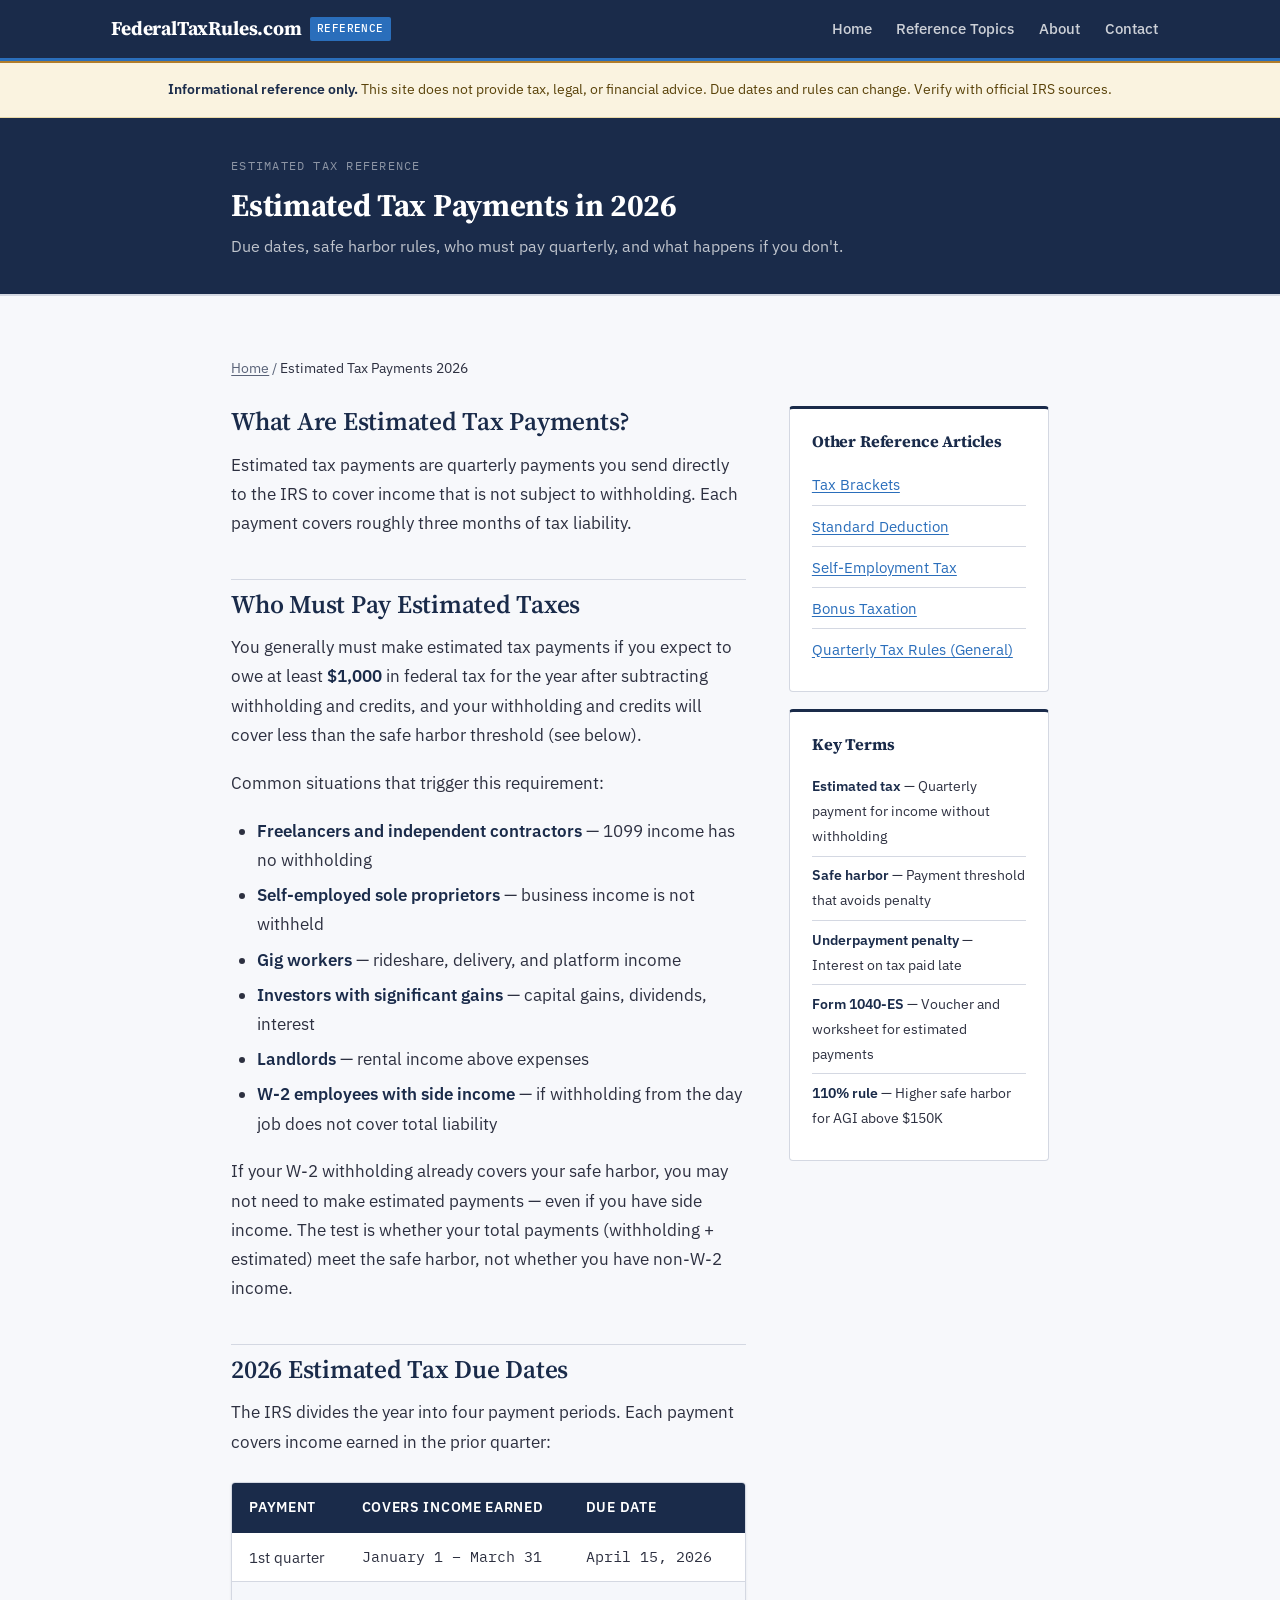
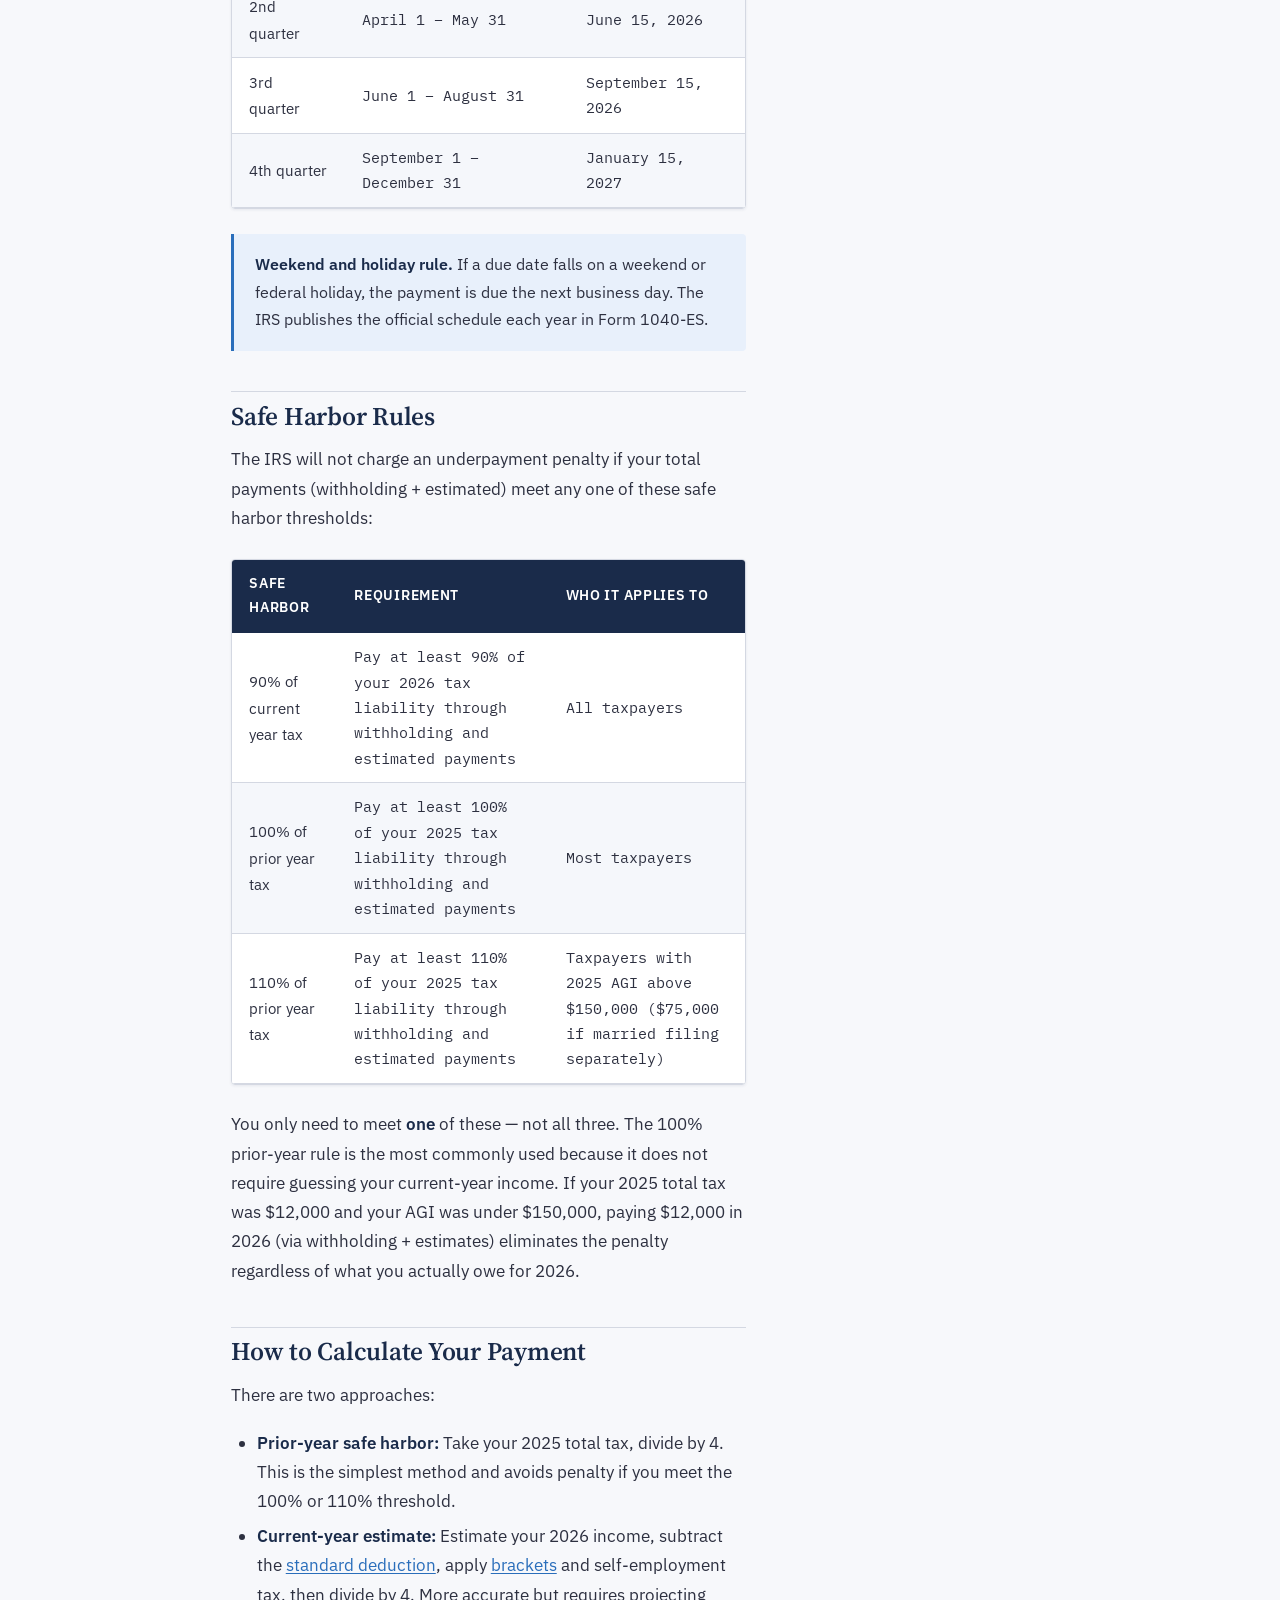
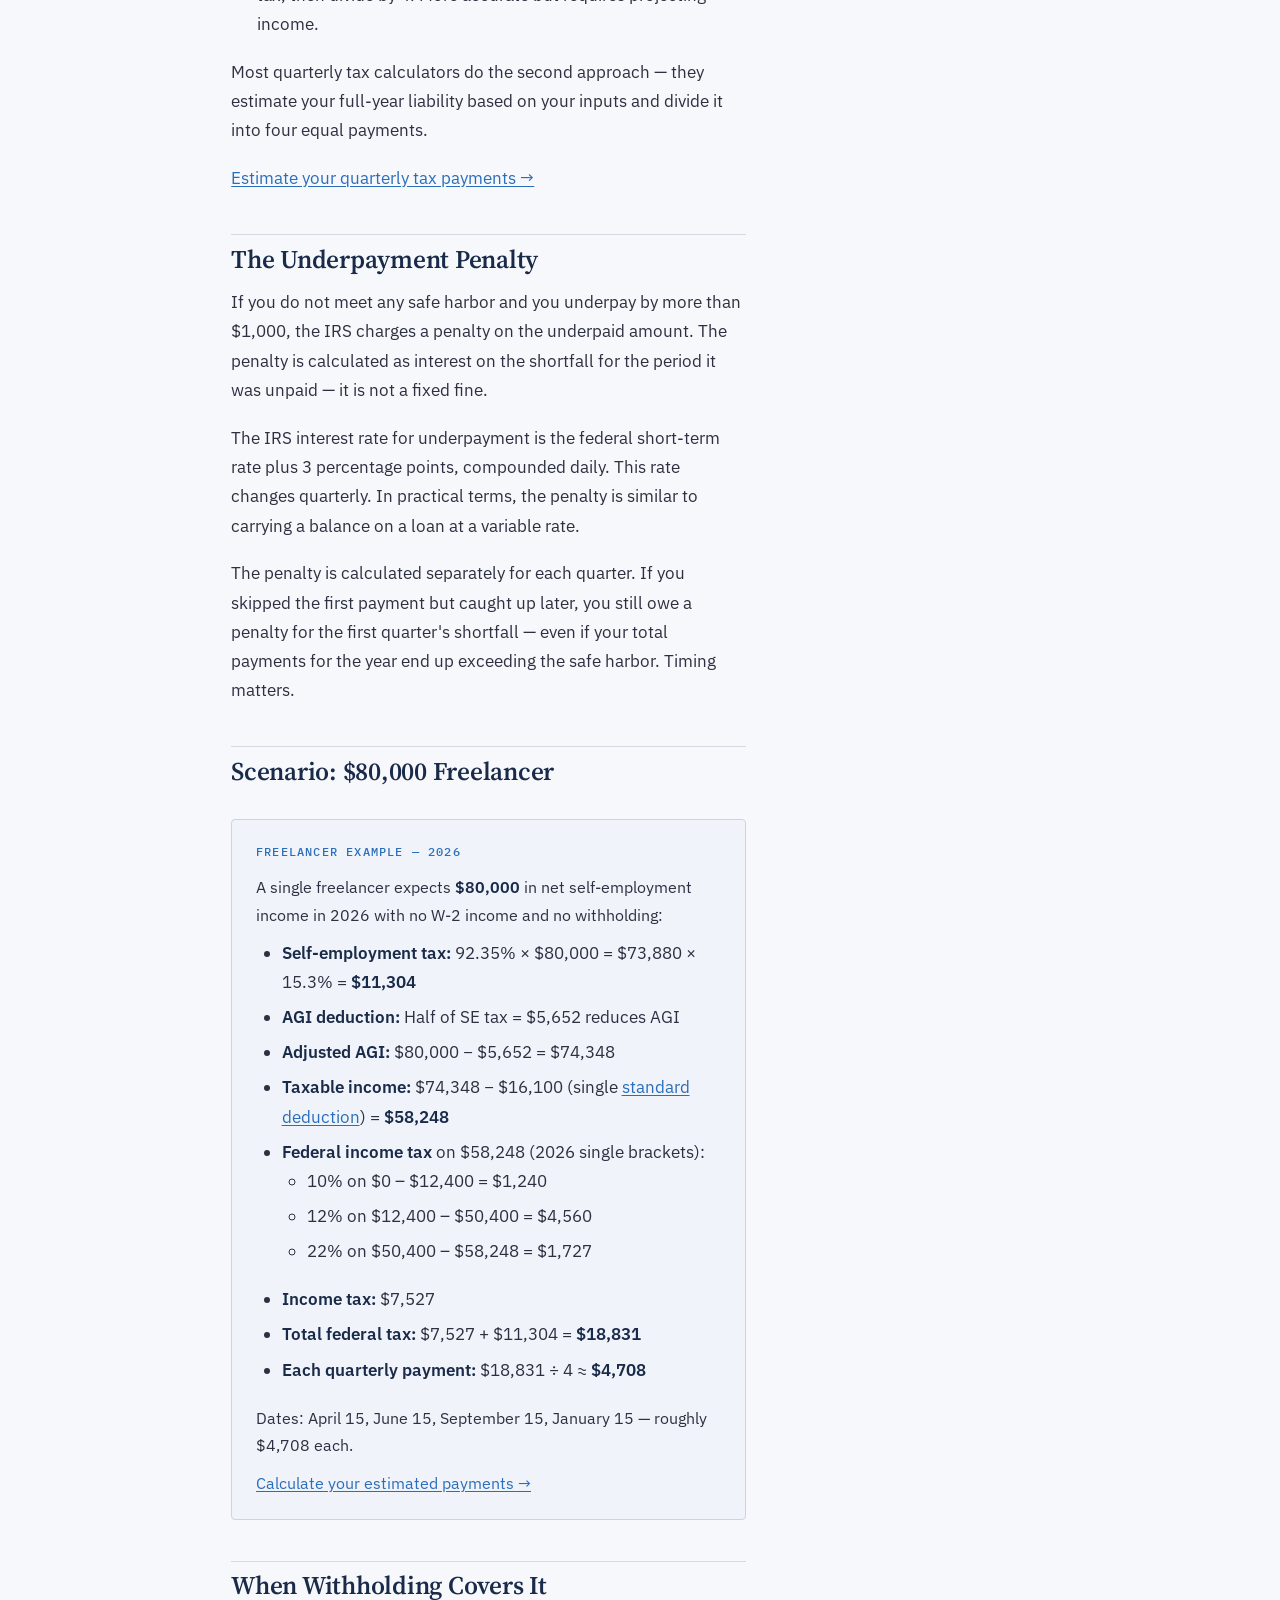
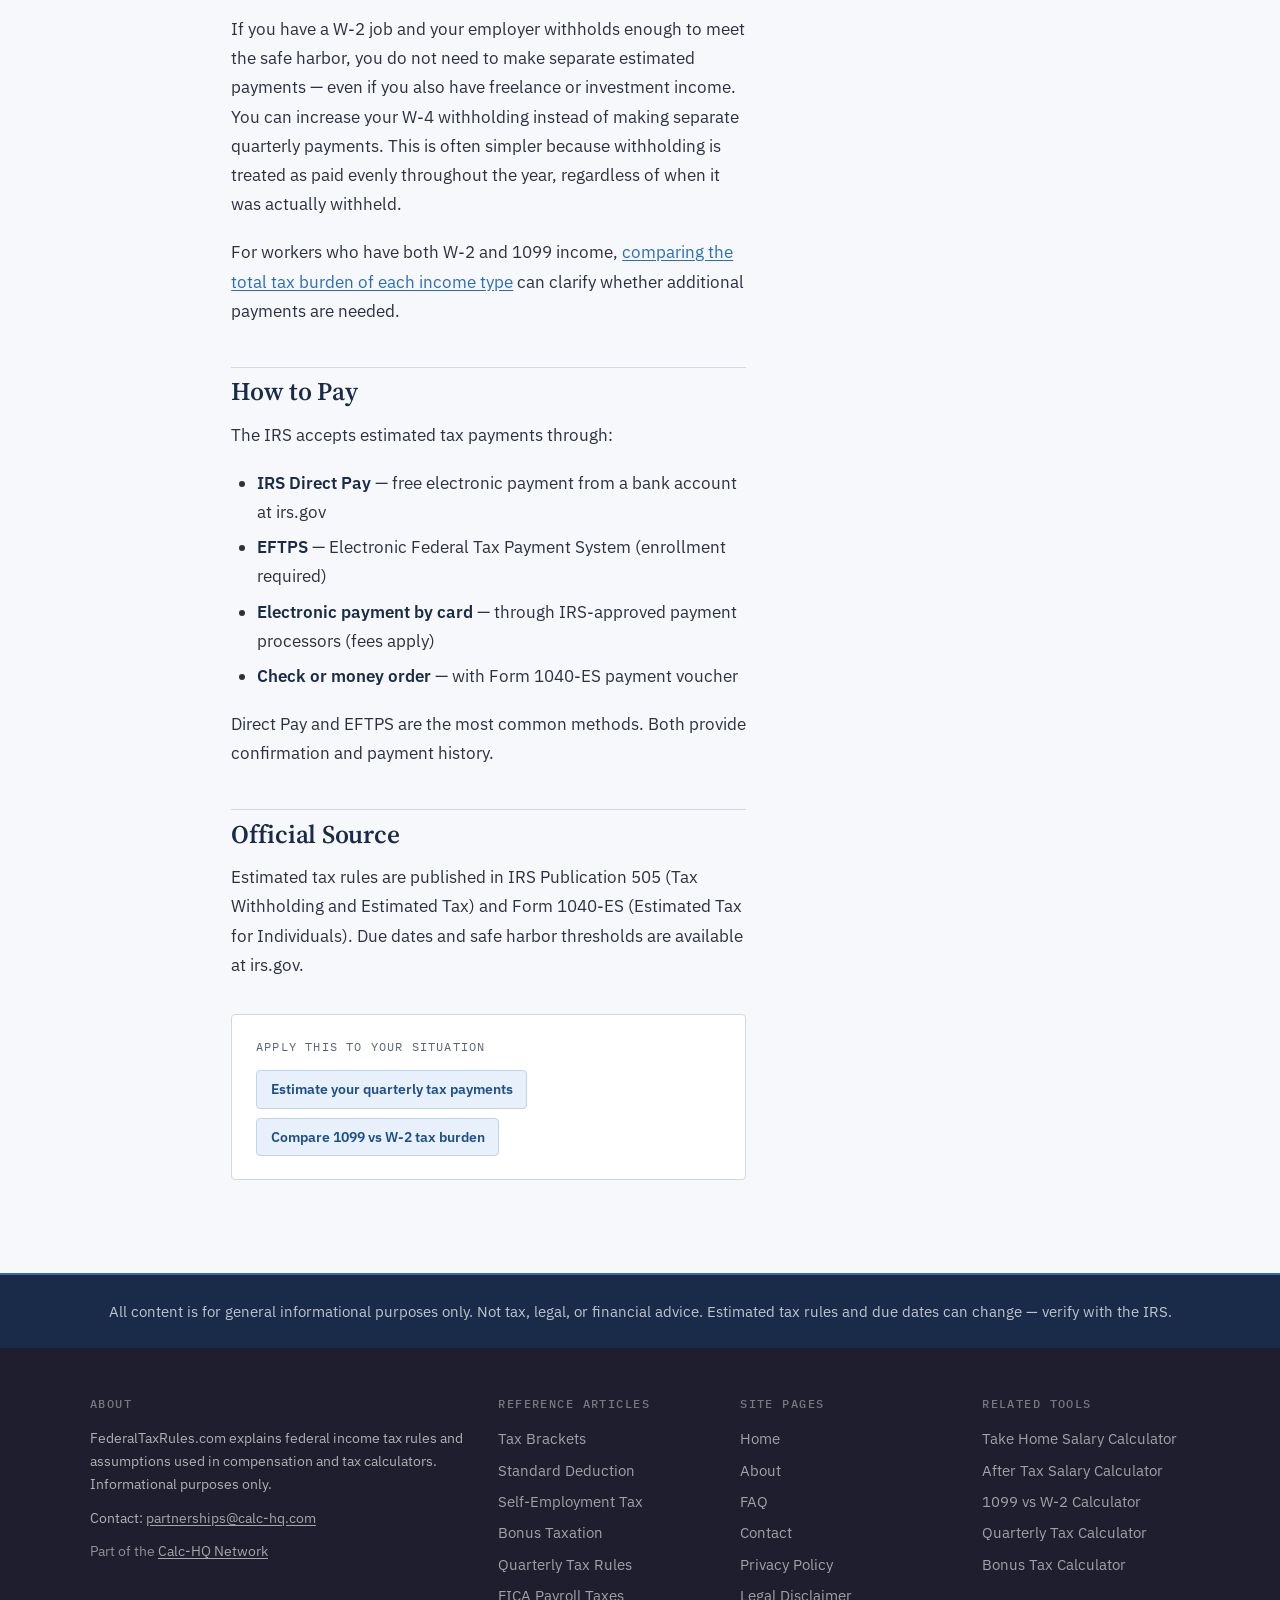
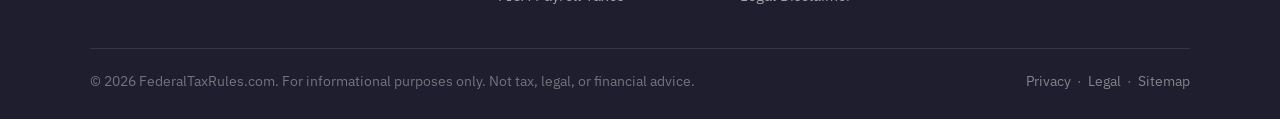
<file: estimated-tax-payments-2026.html>
<!DOCTYPE html>
<html lang="en">
<head>
  <meta charset="UTF-8">
  <meta name="viewport" content="width=device-width, initial-scale=1.0">
  <title>Estimated Tax Payments 2026 — Due Dates, Safe Harbor, and Who Must Pay | FederalTaxRules.com</title>
  <meta name="description" content="2026 estimated tax payment due dates, safe harbor rules, who must pay quarterly, and how penalties work — explained for freelancers, contractors, and anyone with income not subject to withholding.">
  <link rel="icon" type="image/svg+xml" href="favicon.svg">
  <link rel="stylesheet" href="styles.css">
  <!-- Google AdSense -->
  <script async src="https://pagead2.googlesyndication.com/pagead/js/adsbygoogle.js?client=ca-pub-7744853829365165" crossorigin="anonymous"></script>
  <script type="application/ld+json">
{
  "@context": "https://schema.org",
  "@type": "Article",
  "headline": "Estimated Tax Payments in 2026",
  "description": "2026 estimated tax payment due dates, safe harbor rules, who must pay quarterly, and how underpayment penalties work.",
  "mainEntityOfPage": {
    "@type": "WebPage",
  },
  "author": {
    "@type": "Organization",
    "name": "FederalTaxRules.com",
    "url": "https://federaltaxrules.com",
    "logo": {
      "@type": "ImageObject",
      "url": "https://federaltaxrules.com/favicon.svg"
    }
  },
  "publisher": {
    "@type": "Organization",
    "name": "FederalTaxRules.com",
    "url": "https://federaltaxrules.com",
    "logo": {
      "@type": "ImageObject",
      "url": "https://federaltaxrules.com/favicon.svg"
    }
  },
  "isPartOf": {
    "@type": "WebSite",
    "name": "FederalTaxRules.com",
    "url": "https://federaltaxrules.com"
  }
}
  </script>
</head>
<body>

<header class="site-header">
  <div class="header-inner">
    <a href="index.html" class="site-logo">
      FederalTaxRules.com
      <span class="logo-badge">Reference</span>
    </a>
    <button class="nav-toggle" aria-label="Toggle navigation" onclick="document.querySelector('.site-nav').classList.toggle('open')">☰</button>
    <nav class="site-nav">
      <a href="index.html">Home</a>
      <a href="index.html#reference-topics">Reference Topics</a>
      <a href="about.html">About</a>
      <a href="contact.html">Contact</a>
    </nav>
  </div>
</header>

<div class="disclaimer-bar">
  <strong>Informational reference only.</strong> This site does not provide tax, legal, or financial advice. Due dates and rules can change. Verify with official IRS sources.
</div>

<section class="page-hero-sm">
  <div class="container">
    <div style="font-family:var(--font-mono);font-size:0.72rem;color:rgba(255,255,255,0.5);text-transform:uppercase;letter-spacing:0.1em;margin-bottom:0.5rem;">Estimated Tax Reference</div>
    <h1>Estimated Tax Payments in 2026</h1>
    <p>Due dates, safe harbor rules, who must pay quarterly, and what happens if you don't.</p>
  </div>
</section>

<main class="main-content">
  <div class="container">

    <nav class="breadcrumb"><a href="index.html">Home</a> / <span>Estimated Tax Payments 2026</span></nav>

    <div class="layout-with-sidebar">

      <article class="article-prose">

        <h2>What Are Estimated Tax Payments?</h2>
        <p>Estimated tax payments are quarterly payments you send directly to the IRS to cover income that is not subject to withholding. Each payment covers roughly three months of tax liability.</p>

        <h2>Who Must Pay Estimated Taxes</h2>
        <p>You generally must make estimated tax payments if you expect to owe at least <strong>$1,000</strong> in federal tax for the year after subtracting withholding and credits, and your withholding and credits will cover less than the safe harbor threshold (see below).</p>
        <p>Common situations that trigger this requirement:</p>
        <ul>
          <li><strong>Freelancers and independent contractors</strong> — 1099 income has no withholding</li>
          <li><strong>Self-employed sole proprietors</strong> — business income is not withheld</li>
          <li><strong>Gig workers</strong> — rideshare, delivery, and platform income</li>
          <li><strong>Investors with significant gains</strong> — capital gains, dividends, interest</li>
          <li><strong>Landlords</strong> — rental income above expenses</li>
          <li><strong>W-2 employees with side income</strong> — if withholding from the day job does not cover total liability</li>
        </ul>
        <p>If your W-2 withholding already covers your safe harbor, you may not need to make estimated payments — even if you have side income. The test is whether your total payments (withholding + estimated) meet the safe harbor, not whether you have non-W-2 income.</p>

        <h2>2026 Estimated Tax Due Dates</h2>
        <p>The IRS divides the year into four payment periods. Each payment covers income earned in the prior quarter:</p>

        <div class="ref-table-wrap">
          <table>
            <thead>
              <tr>
                <th>Payment</th>
                <th>Covers Income Earned</th>
                <th>Due Date</th>
              </tr>
            </thead>
            <tbody>
              <tr><td>1st quarter</td><td>January 1 – March 31</td><td>April 15, 2026</td></tr>
              <tr><td>2nd quarter</td><td>April 1 – May 31</td><td>June 15, 2026</td></tr>
              <tr><td>3rd quarter</td><td>June 1 – August 31</td><td>September 15, 2026</td></tr>
              <tr><td>4th quarter</td><td>September 1 – December 31</td><td>January 15, 2027</td></tr>
            </tbody>
          </table>
        </div>

        <div class="info-box">
          <p><strong>Weekend and holiday rule.</strong> If a due date falls on a weekend or federal holiday, the payment is due the next business day. The IRS publishes the official schedule each year in Form 1040-ES.</p>
        </div>

        <h2>Safe Harbor Rules</h2>
        <p>The IRS will not charge an underpayment penalty if your total payments (withholding + estimated) meet any one of these safe harbor thresholds:</p>

        <div class="ref-table-wrap">
          <table>
            <thead>
              <tr>
                <th>Safe Harbor</th>
                <th>Requirement</th>
                <th>Who It Applies To</th>
              </tr>
            </thead>
            <tbody>
              <tr><td>90% of current year tax</td><td>Pay at least 90% of your 2026 tax liability through withholding and estimated payments</td><td>All taxpayers</td></tr>
              <tr><td>100% of prior year tax</td><td>Pay at least 100% of your 2025 tax liability through withholding and estimated payments</td><td>Most taxpayers</td></tr>
              <tr><td>110% of prior year tax</td><td>Pay at least 110% of your 2025 tax liability through withholding and estimated payments</td><td>Taxpayers with 2025 AGI above $150,000 ($75,000 if married filing separately)</td></tr>
            </tbody>
          </table>
        </div>

        <p>You only need to meet <strong>one</strong> of these — not all three. The 100% prior-year rule is the most commonly used because it does not require guessing your current-year income. If your 2025 total tax was $12,000 and your AGI was under $150,000, paying $12,000 in 2026 (via withholding + estimates) eliminates the penalty regardless of what you actually owe for 2026.</p>

        <h2>How to Calculate Your Payment</h2>
        <p>There are two approaches:</p>
        <ul>
          <li><strong>Prior-year safe harbor:</strong> Take your 2025 total tax, divide by 4. This is the simplest method and avoids penalty if you meet the 100% or 110% threshold.</li>
          <li><strong>Current-year estimate:</strong> Estimate your 2026 income, subtract the <a href="standard-deduction-explained.html">standard deduction</a>, apply <a href="federal-income-tax-brackets.html">brackets</a> and self-employment tax, then divide by 4. More accurate but requires projecting income.</li>
        </ul>
        <p>Most quarterly tax calculators do the second approach — they estimate your full-year liability based on your inputs and divide it into four equal payments.</p>

        <p><a href="https://quarterlytaxcalc.com" target="_blank" rel="noopener noreferrer">Estimate your quarterly tax payments →</a></p>

        <h2>The Underpayment Penalty</h2>
        <p>If you do not meet any safe harbor and you underpay by more than $1,000, the IRS charges a penalty on the underpaid amount. The penalty is calculated as interest on the shortfall for the period it was unpaid — it is not a fixed fine.</p>
        <p>The IRS interest rate for underpayment is the federal short-term rate plus 3 percentage points, compounded daily. This rate changes quarterly. In practical terms, the penalty is similar to carrying a balance on a loan at a variable rate.</p>
        <p>The penalty is calculated separately for each quarter. If you skipped the first payment but caught up later, you still owe a penalty for the first quarter's shortfall — even if your total payments for the year end up exceeding the safe harbor. Timing matters.</p>

        <h2>Scenario: $80,000 Freelancer</h2>
        <div class="example-block">
          <div class="example-label">Freelancer Example — 2026</div>
          <p>A single freelancer expects <strong>$80,000</strong> in net self-employment income in 2026 with no W-2 income and no withholding:</p>
          <ul>
            <li><strong>Self-employment tax:</strong> 92.35% × $80,000 = $73,880 × 15.3% = <strong>$11,304</strong></li>
            <li><strong>AGI deduction:</strong> Half of SE tax = $5,652 reduces AGI</li>
            <li><strong>Adjusted AGI:</strong> $80,000 − $5,652 = $74,348</li>
            <li><strong>Taxable income:</strong> $74,348 − $16,100 (single <a href="standard-deduction-explained.html">standard deduction</a>) = <strong>$58,248</strong></li>
            <li><strong>Federal income tax</strong> on $58,248 (2026 single brackets):
              <ul>
                <li>10% on $0 – $12,400 = $1,240</li>
                <li>12% on $12,400 – $50,400 = $4,560</li>
                <li>22% on $50,400 – $58,248 = $1,727</li>
              </ul>
            </li>
            <li><strong>Income tax:</strong> $7,527</li>
            <li><strong>Total federal tax:</strong> $7,527 + $11,304 = <strong>$18,831</strong></li>
            <li><strong>Each quarterly payment:</strong> $18,831 ÷ 4 ≈ <strong>$4,708</strong></li>
          </ul>
          <p>Dates: April 15, June 15, September 15, January 15 — roughly $4,708 each.</p>
          <p><a href="https://quarterlytaxcalc.com" target="_blank" rel="noopener noreferrer">Calculate your estimated payments →</a></p>
        </div>

        <h2>When Withholding Covers It</h2>
        <p>If you have a W-2 job and your employer withholds enough to meet the safe harbor, you do not need to make separate estimated payments — even if you also have freelance or investment income. You can increase your W-4 withholding instead of making separate quarterly payments. This is often simpler because withholding is treated as paid evenly throughout the year, regardless of when it was actually withheld.</p>
        <p>For workers who have both W-2 and 1099 income, <a href="https://1099vsw2calc.com" target="_blank" rel="noopener noreferrer">comparing the total tax burden of each income type</a> can clarify whether additional payments are needed.</p>

        <h2>How to Pay</h2>
        <p>The IRS accepts estimated tax payments through:</p>
        <ul>
          <li><strong>IRS Direct Pay</strong> — free electronic payment from a bank account at irs.gov</li>
          <li><strong>EFTPS</strong> — Electronic Federal Tax Payment System (enrollment required)</li>
          <li><strong>Electronic payment by card</strong> — through IRS-approved payment processors (fees apply)</li>
          <li><strong>Check or money order</strong> — with Form 1040-ES payment voucher</li>
        </ul>
        <p>Direct Pay and EFTPS are the most common methods. Both provide confirmation and payment history.</p>

        <h2>Official Source</h2>
        <p>Estimated tax rules are published in IRS Publication 505 (Tax Withholding and Estimated Tax) and Form 1040-ES (Estimated Tax for Individuals). Due dates and safe harbor thresholds are available at irs.gov.</p>

        <div class="calc-links">
          <div class="calc-links-label">Apply this to your situation</div>
          <ul>
            <li><a href="https://quarterlytaxcalc.com" target="_blank" rel="noopener noreferrer">Estimate your quarterly tax payments</a></li>
            <li><a href="https://1099vsw2calc.com" target="_blank" rel="noopener noreferrer">Compare 1099 vs W-2 tax burden</a></li>
          </ul>
        </div>

      </article>

      <aside>
        <div class="sidebar-box">
          <h4>Other Reference Articles</h4>
          <ul>
            <li><a href="federal-income-tax-brackets.html">Tax Brackets</a></li>
            <li><a href="standard-deduction-explained.html">Standard Deduction</a></li>
            <li><a href="self-employment-tax-rules.html">Self-Employment Tax</a></li>
            <li><a href="bonus-taxation-explained.html">Bonus Taxation</a></li>
            <li><a href="estimated-quarterly-tax-rules.html">Quarterly Tax Rules (General)</a></li>
          </ul>
        </div>

        <div class="sidebar-box" style="margin-top:1rem;">
          <h4>Key Terms</h4>
          <ul>
            <li style="border-bottom:1px solid var(--rule-line);padding:0.4rem 0;font-size:0.85rem;"><strong>Estimated tax</strong> — Quarterly payment for income without withholding</li>
            <li style="border-bottom:1px solid var(--rule-line);padding:0.4rem 0;font-size:0.85rem;"><strong>Safe harbor</strong> — Payment threshold that avoids penalty</li>
            <li style="border-bottom:1px solid var(--rule-line);padding:0.4rem 0;font-size:0.85rem;"><strong>Underpayment penalty</strong> — Interest on tax paid late</li>
            <li style="border-bottom:1px solid var(--rule-line);padding:0.4rem 0;font-size:0.85rem;"><strong>Form 1040-ES</strong> — Voucher and worksheet for estimated payments</li>
            <li style="padding:0.4rem 0;font-size:0.85rem;"><strong>110% rule</strong> — Higher safe harbor for AGI above $150K</li>
          </ul>
        </div>
      </aside>

    </div>

  </div>
</main>

<div class="trust-strip">
  All content is for general informational purposes only. Not tax, legal, or financial advice. Estimated tax rules and due dates can change — verify with the IRS.
</div>

<footer class="site-footer">
  <div class="footer-inner">
    <div class="footer-grid">
      <div class="footer-col">
        <h4>About</h4>
        <p>FederalTaxRules.com explains federal income tax rules and assumptions used in compensation and tax calculators. Informational purposes only.</p>
        <p>Contact: <a href="mailto:partnerships@calc-hq.com" style="color:rgba(255,255,255,0.6)">partnerships@calc-hq.com</a></p>
        <span class="footer-resource-link">Part of the <a href="https://calc-hq.com" target="_blank" rel="noopener noreferrer">Calc-HQ Network</a></span>
      </div>
      <div class="footer-col">
        <h4>Reference Articles</h4>
        <ul>
          <li><a href="federal-income-tax-brackets.html">Tax Brackets</a></li>
          <li><a href="standard-deduction-explained.html">Standard Deduction</a></li>
          <li><a href="self-employment-tax-rules.html">Self-Employment Tax</a></li>
          <li><a href="bonus-taxation-explained.html">Bonus Taxation</a></li>
          <li><a href="estimated-quarterly-tax-rules.html">Quarterly Tax Rules</a></li>
            <li><a href="fica-payroll-taxes-2026.html">FICA Payroll Taxes</a></li>


        </ul>
      </div>
      <div class="footer-col">
        <h4>Site Pages</h4>
        <ul>
          <li><a href="index.html">Home</a></li>
          <li><a href="about.html">About</a></li>
          <li><a href="faq.html">FAQ</a></li>
          <li><a href="contact.html">Contact</a></li>
          <li><a href="privacy.html">Privacy Policy</a></li>
          <li><a href="legal.html">Legal Disclaimer</a></li>
        </ul>
      </div>
      <div class="footer-col">
        <h4>Related Tools</h4>
        <ul id="footer-related-tools-list">
          <li><span style="color:rgba(255,255,255,0.3);font-size:0.82rem">Loading…</span></li>
        </ul>
      </div>
    </div>
    <div class="footer-bottom">
      <span>© 2026 FederalTaxRules.com. For informational purposes only. Not tax, legal, or financial advice.</span>
      <span><a href="privacy.html">Privacy</a> &nbsp;·&nbsp; <a href="legal.html">Legal</a> &nbsp;·&nbsp; <a href="sitemap.xml">Sitemap</a></span>
    </div>
  </div>
</footer>

<script src="network.js"></script>
</body>
</html>
</file>
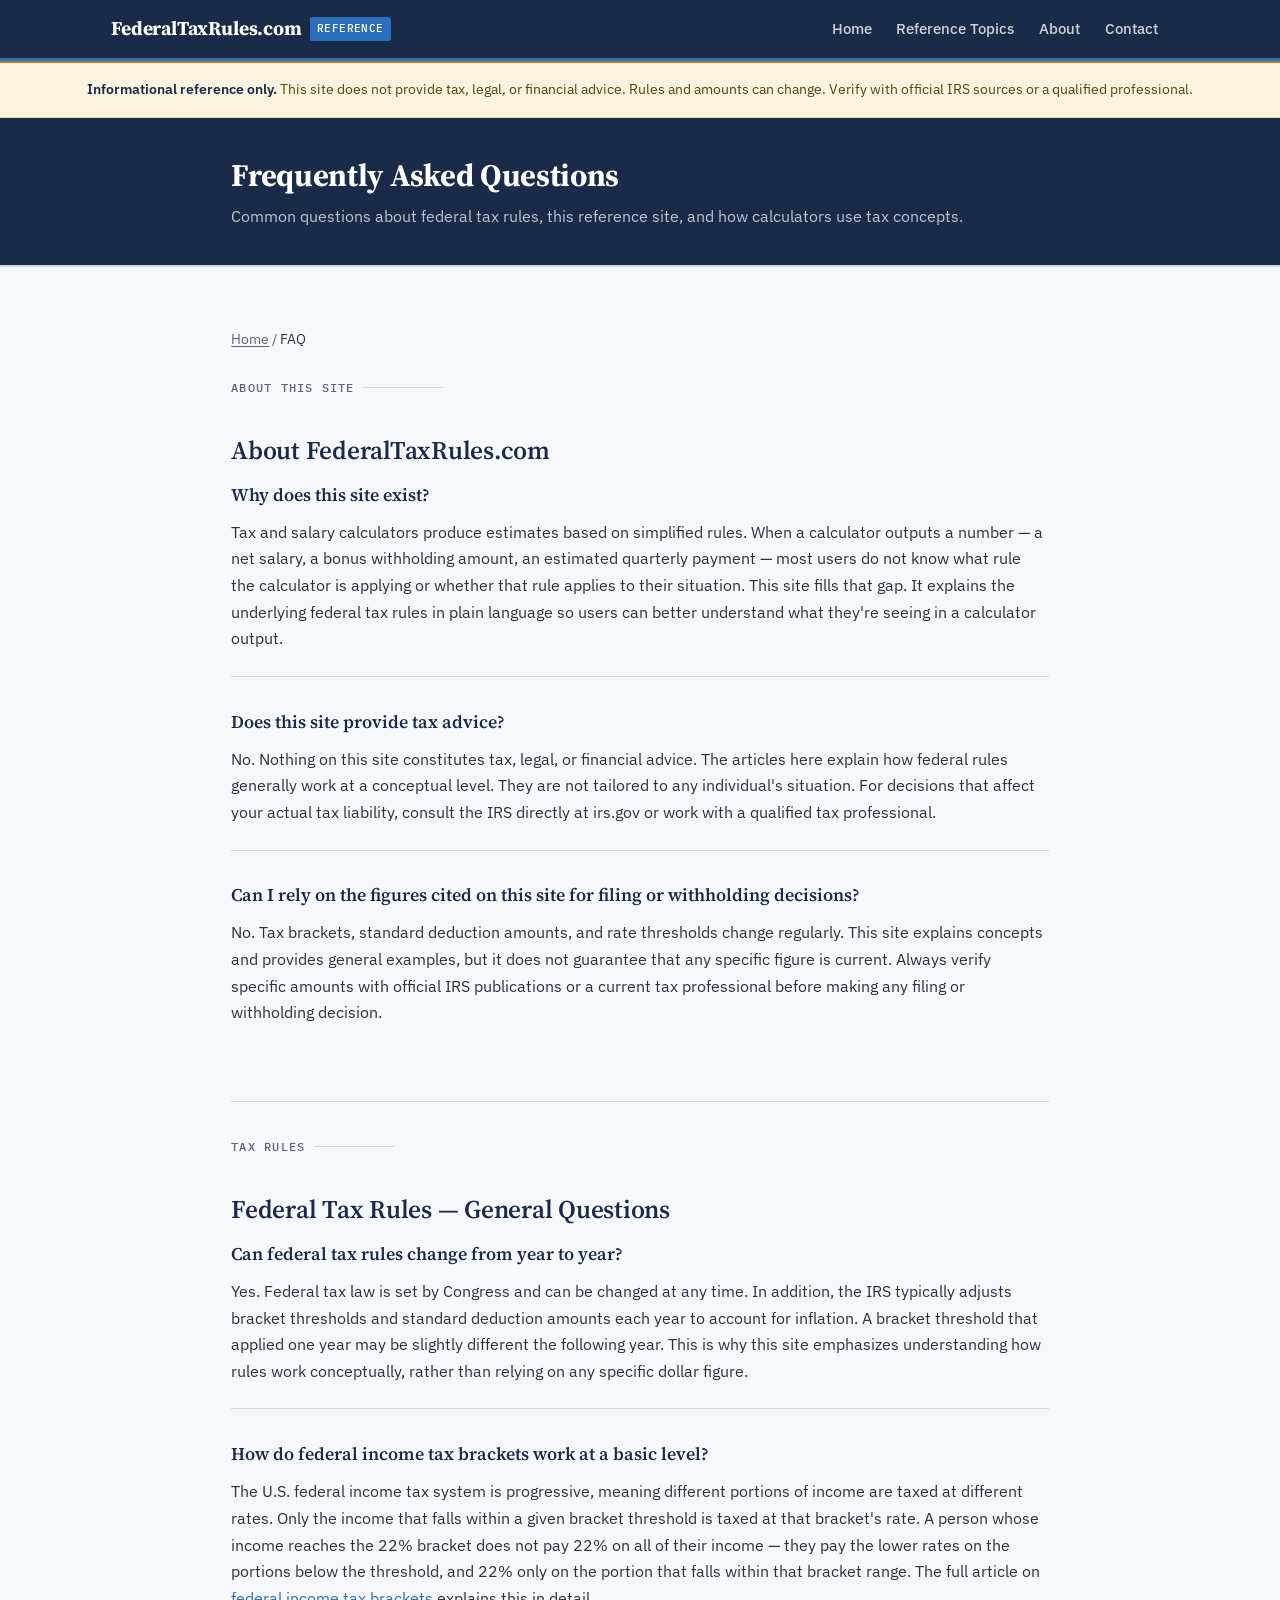
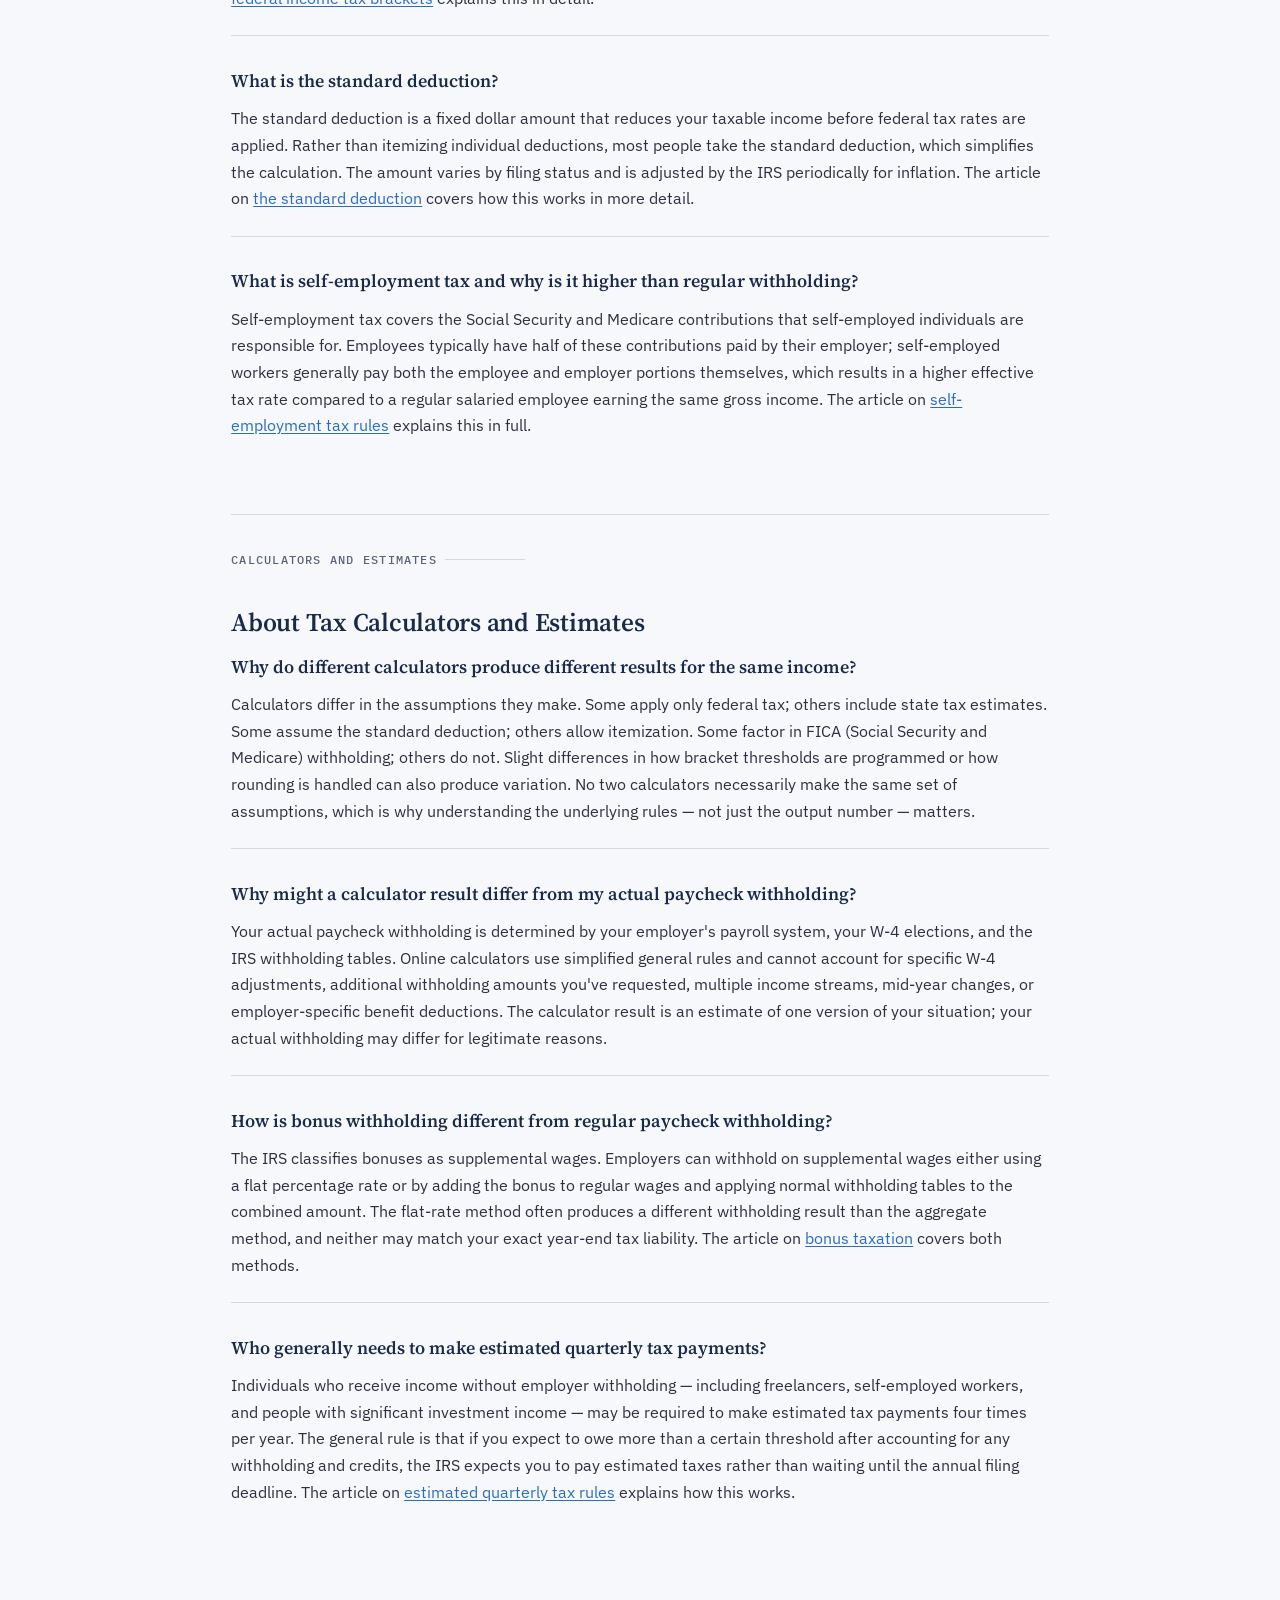
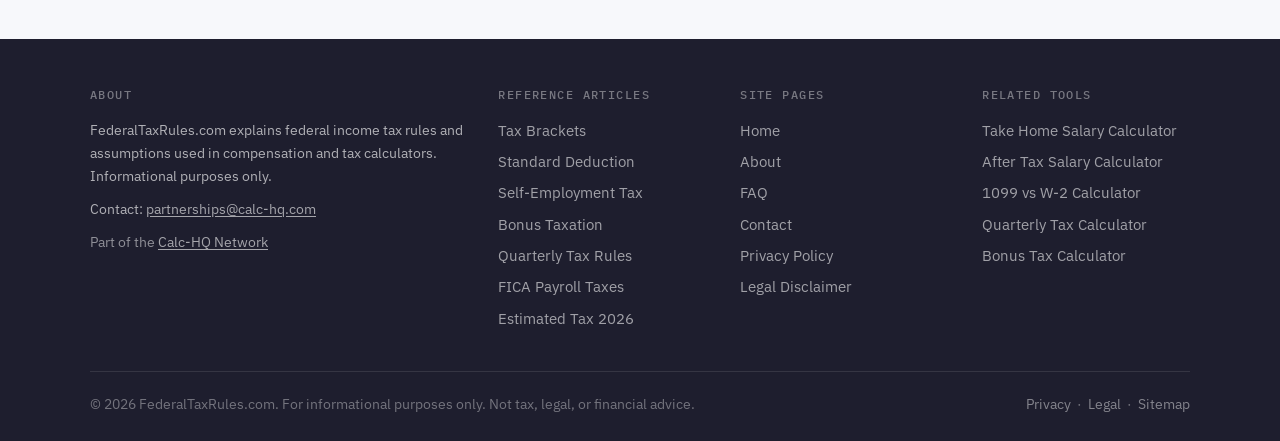
<file: faq.html>
<!DOCTYPE html>
<html lang="en">
<head>
  <meta charset="UTF-8">
  <meta name="viewport" content="width=device-width, initial-scale=1.0">
  <title>Frequently Asked Questions | FederalTaxRules.com</title>
  <meta name="description" content="FAQs about federal income tax rules — why calculators differ, how bonus withholding works, what the standard deduction is, and more.">
  <link rel="canonical" href="https://federaltaxrules.com/faq.html">
  <link rel="icon" type="image/svg+xml" href="favicon.svg">
  <link rel="stylesheet" href="styles.css">
  <!-- Google AdSense -->
  <script async src="https://pagead2.googlesyndication.com/pagead/js/adsbygoogle.js?client=ca-pub-7744853829365165" crossorigin="anonymous"></script>
  <script type="application/ld+json">
{
  "@context": "https://schema.org",
  "@type": "FAQPage",
  "mainEntity": [
    {
      "@type": "Question",
      "name": "Does this site provide tax advice?",
      "acceptedAnswer": {
        "@type": "Answer",
        "text": "No. FederalTaxRules.com provides general informational explanations of how federal tax rules work. Nothing here is tax advice, legal advice, or financial advice. For guidance on your specific situation, consult the IRS or a qualified tax professional."
      }
    },
    {
      "@type": "Question",
      "name": "Why does my calculator result differ from my actual paycheck?",
      "acceptedAnswer": {
        "@type": "Answer",
        "text": "Online calculators use simplified assumptions and general rules. Your actual withholding depends on your W-4 elections, employer payroll practices, additional income or deductions, state and local taxes, and other individual factors that calculators typically cannot fully account for."
      }
    },
    {
      "@type": "Question",
      "name": "Can federal tax rules change?",
      "acceptedAnswer": {
        "@type": "Answer",
        "text": "Yes. Congress can change tax rates, brackets, and deduction amounts at any time. The IRS also adjusts bracket thresholds and standard deduction amounts annually for inflation. This site explains how rules generally work but cannot guarantee that any specific figure is current."
      }
    }
  ]
}
  </script>
</head>
<body>

<header class="site-header">
  <div class="header-inner">
    <a href="index.html" class="site-logo">
      FederalTaxRules.com
      <span class="logo-badge">Reference</span>
    </a>
    <button class="nav-toggle" aria-label="Toggle navigation" onclick="document.querySelector('.site-nav').classList.toggle('open')">☰</button>
    <nav class="site-nav">
      <a href="index.html">Home</a>
      <a href="index.html#reference-topics">Reference Topics</a>
      <a href="about.html">About</a>
      <a href="contact.html">Contact</a>
    </nav>
  </div>
</header>

<div class="disclaimer-bar">
  <strong>Informational reference only.</strong> This site does not provide tax, legal, or financial advice. Rules and amounts can change. Verify with official IRS sources or a qualified professional.
</div>

<section class="page-hero-sm">
  <div class="container">
    <h1>Frequently Asked Questions</h1>
    <p>Common questions about federal tax rules, this reference site, and how calculators use tax concepts.</p>
  </div>
</section>

<main class="main-content">
  <div class="container">

    <nav class="breadcrumb"><a href="index.html">Home</a> / <span>FAQ</span></nav>

    <section class="section">
      <div class="section-label">About This Site</div>
      <h2>About FederalTaxRules.com</h2>
      <ul class="faq-list">

        <li class="faq-item">
          <div class="faq-q">Why does this site exist?</div>
          <div class="faq-a">Tax and salary calculators produce estimates based on simplified rules. When a calculator outputs a number — a net salary, a bonus withholding amount, an estimated quarterly payment — most users do not know what rule the calculator is applying or whether that rule applies to their situation. This site fills that gap. It explains the underlying federal tax rules in plain language so users can better understand what they're seeing in a calculator output.</div>
        </li>

        <li class="faq-item">
          <div class="faq-q">Does this site provide tax advice?</div>
          <div class="faq-a">No. Nothing on this site constitutes tax, legal, or financial advice. The articles here explain how federal rules generally work at a conceptual level. They are not tailored to any individual's situation. For decisions that affect your actual tax liability, consult the IRS directly at irs.gov or work with a qualified tax professional.</div>
        </li>

        <li class="faq-item">
          <div class="faq-q">Can I rely on the figures cited on this site for filing or withholding decisions?</div>
          <div class="faq-a">No. Tax brackets, standard deduction amounts, and rate thresholds change regularly. This site explains concepts and provides general examples, but it does not guarantee that any specific figure is current. Always verify specific amounts with official IRS publications or a current tax professional before making any filing or withholding decision.</div>
        </li>

      </ul>
    </section>

    <hr>

    <section class="section">
      <div class="section-label">Tax Rules</div>
      <h2>Federal Tax Rules — General Questions</h2>
      <ul class="faq-list">

        <li class="faq-item">
          <div class="faq-q">Can federal tax rules change from year to year?</div>
          <div class="faq-a">Yes. Federal tax law is set by Congress and can be changed at any time. In addition, the IRS typically adjusts bracket thresholds and standard deduction amounts each year to account for inflation. A bracket threshold that applied one year may be slightly different the following year. This is why this site emphasizes understanding how rules work conceptually, rather than relying on any specific dollar figure.</div>
        </li>

        <li class="faq-item">
          <div class="faq-q">How do federal income tax brackets work at a basic level?</div>
          <div class="faq-a">The U.S. federal income tax system is progressive, meaning different portions of income are taxed at different rates. Only the income that falls within a given bracket threshold is taxed at that bracket's rate. A person whose income reaches the 22% bracket does not pay 22% on all of their income — they pay the lower rates on the portions below the threshold, and 22% only on the portion that falls within that bracket range. The full article on <a href="federal-income-tax-brackets.html">federal income tax brackets</a> explains this in detail.</div>
        </li>

        <li class="faq-item">
          <div class="faq-q">What is the standard deduction?</div>
          <div class="faq-a">The standard deduction is a fixed dollar amount that reduces your taxable income before federal tax rates are applied. Rather than itemizing individual deductions, most people take the standard deduction, which simplifies the calculation. The amount varies by filing status and is adjusted by the IRS periodically for inflation. The article on <a href="standard-deduction-explained.html">the standard deduction</a> covers how this works in more detail.</div>
        </li>

        <li class="faq-item">
          <div class="faq-q">What is self-employment tax and why is it higher than regular withholding?</div>
          <div class="faq-a">Self-employment tax covers the Social Security and Medicare contributions that self-employed individuals are responsible for. Employees typically have half of these contributions paid by their employer; self-employed workers generally pay both the employee and employer portions themselves, which results in a higher effective tax rate compared to a regular salaried employee earning the same gross income. The article on <a href="self-employment-tax-rules.html">self-employment tax rules</a> explains this in full.</div>
        </li>

      </ul>
    </section>

    <hr>

    <section class="section">
      <div class="section-label">Calculators and Estimates</div>
      <h2>About Tax Calculators and Estimates</h2>
      <ul class="faq-list">

        <li class="faq-item">
          <div class="faq-q">Why do different calculators produce different results for the same income?</div>
          <div class="faq-a">Calculators differ in the assumptions they make. Some apply only federal tax; others include state tax estimates. Some assume the standard deduction; others allow itemization. Some factor in FICA (Social Security and Medicare) withholding; others do not. Slight differences in how bracket thresholds are programmed or how rounding is handled can also produce variation. No two calculators necessarily make the same set of assumptions, which is why understanding the underlying rules — not just the output number — matters.</div>
        </li>

        <li class="faq-item">
          <div class="faq-q">Why might a calculator result differ from my actual paycheck withholding?</div>
          <div class="faq-a">Your actual paycheck withholding is determined by your employer's payroll system, your W-4 elections, and the IRS withholding tables. Online calculators use simplified general rules and cannot account for specific W-4 adjustments, additional withholding amounts you've requested, multiple income streams, mid-year changes, or employer-specific benefit deductions. The calculator result is an estimate of one version of your situation; your actual withholding may differ for legitimate reasons.</div>
        </li>

        <li class="faq-item">
          <div class="faq-q">How is bonus withholding different from regular paycheck withholding?</div>
          <div class="faq-a">The IRS classifies bonuses as supplemental wages. Employers can withhold on supplemental wages either using a flat percentage rate or by adding the bonus to regular wages and applying normal withholding tables to the combined amount. The flat-rate method often produces a different withholding result than the aggregate method, and neither may match your exact year-end tax liability. The article on <a href="bonus-taxation-explained.html">bonus taxation</a> covers both methods.</div>
        </li>

        <li class="faq-item">
          <div class="faq-q">Who generally needs to make estimated quarterly tax payments?</div>
          <div class="faq-a">Individuals who receive income without employer withholding — including freelancers, self-employed workers, and people with significant investment income — may be required to make estimated tax payments four times per year. The general rule is that if you expect to owe more than a certain threshold after accounting for any withholding and credits, the IRS expects you to pay estimated taxes rather than waiting until the annual filing deadline. The article on <a href="estimated-quarterly-tax-rules.html">estimated quarterly tax rules</a> explains how this works.</div>
        </li>

      </ul>
    </section>

  </div>
</main>

<footer class="site-footer">
  <div class="footer-inner">
    <div class="footer-grid">
      <div class="footer-col">
        <h4>About</h4>
        <p>FederalTaxRules.com explains federal income tax rules and assumptions used in compensation and tax calculators. Informational purposes only.</p>
        <p>Contact: <a href="mailto:partnerships@calc-hq.com" style="color:rgba(255,255,255,0.6)">partnerships@calc-hq.com</a></p>
        <span class="footer-resource-link">Part of the <a href="https://calc-hq.com" target="_blank" rel="noopener noreferrer">Calc-HQ Network</a></span>
      </div>
      <div class="footer-col">
        <h4>Reference Articles</h4>
        <ul>
          <li><a href="federal-income-tax-brackets.html">Tax Brackets</a></li>
          <li><a href="standard-deduction-explained.html">Standard Deduction</a></li>
          <li><a href="self-employment-tax-rules.html">Self-Employment Tax</a></li>
          <li><a href="bonus-taxation-explained.html">Bonus Taxation</a></li>
          <li><a href="estimated-quarterly-tax-rules.html">Quarterly Tax Rules</a></li>
            <li><a href="fica-payroll-taxes-2026.html">FICA Payroll Taxes</a></li>
            <li><a href="estimated-tax-payments-2026.html">Estimated Tax 2026</a></li>

        </ul>
      </div>
      <div class="footer-col">
        <h4>Site Pages</h4>
        <ul>
          <li><a href="index.html">Home</a></li>
          <li><a href="about.html">About</a></li>
          <li><a href="faq.html">FAQ</a></li>
          <li><a href="contact.html">Contact</a></li>
          <li><a href="privacy.html">Privacy Policy</a></li>
          <li><a href="legal.html">Legal Disclaimer</a></li>
        </ul>
      </div>
      <div class="footer-col">
        <h4>Related Tools</h4>
        <ul id="footer-related-tools-list">
          <li><span style="color:rgba(255,255,255,0.3);font-size:0.82rem">Loading…</span></li>
        </ul>
      </div>
    </div>
    <div class="footer-bottom">
      <span>© 2026 FederalTaxRules.com. For informational purposes only. Not tax, legal, or financial advice.</span>
      <span><a href="privacy.html">Privacy</a> &nbsp;·&nbsp; <a href="legal.html">Legal</a> &nbsp;·&nbsp; <a href="sitemap.xml">Sitemap</a></span>
    </div>
  </div>
</footer>

<script src="network.js"></script>
</body>
</html>
</file>
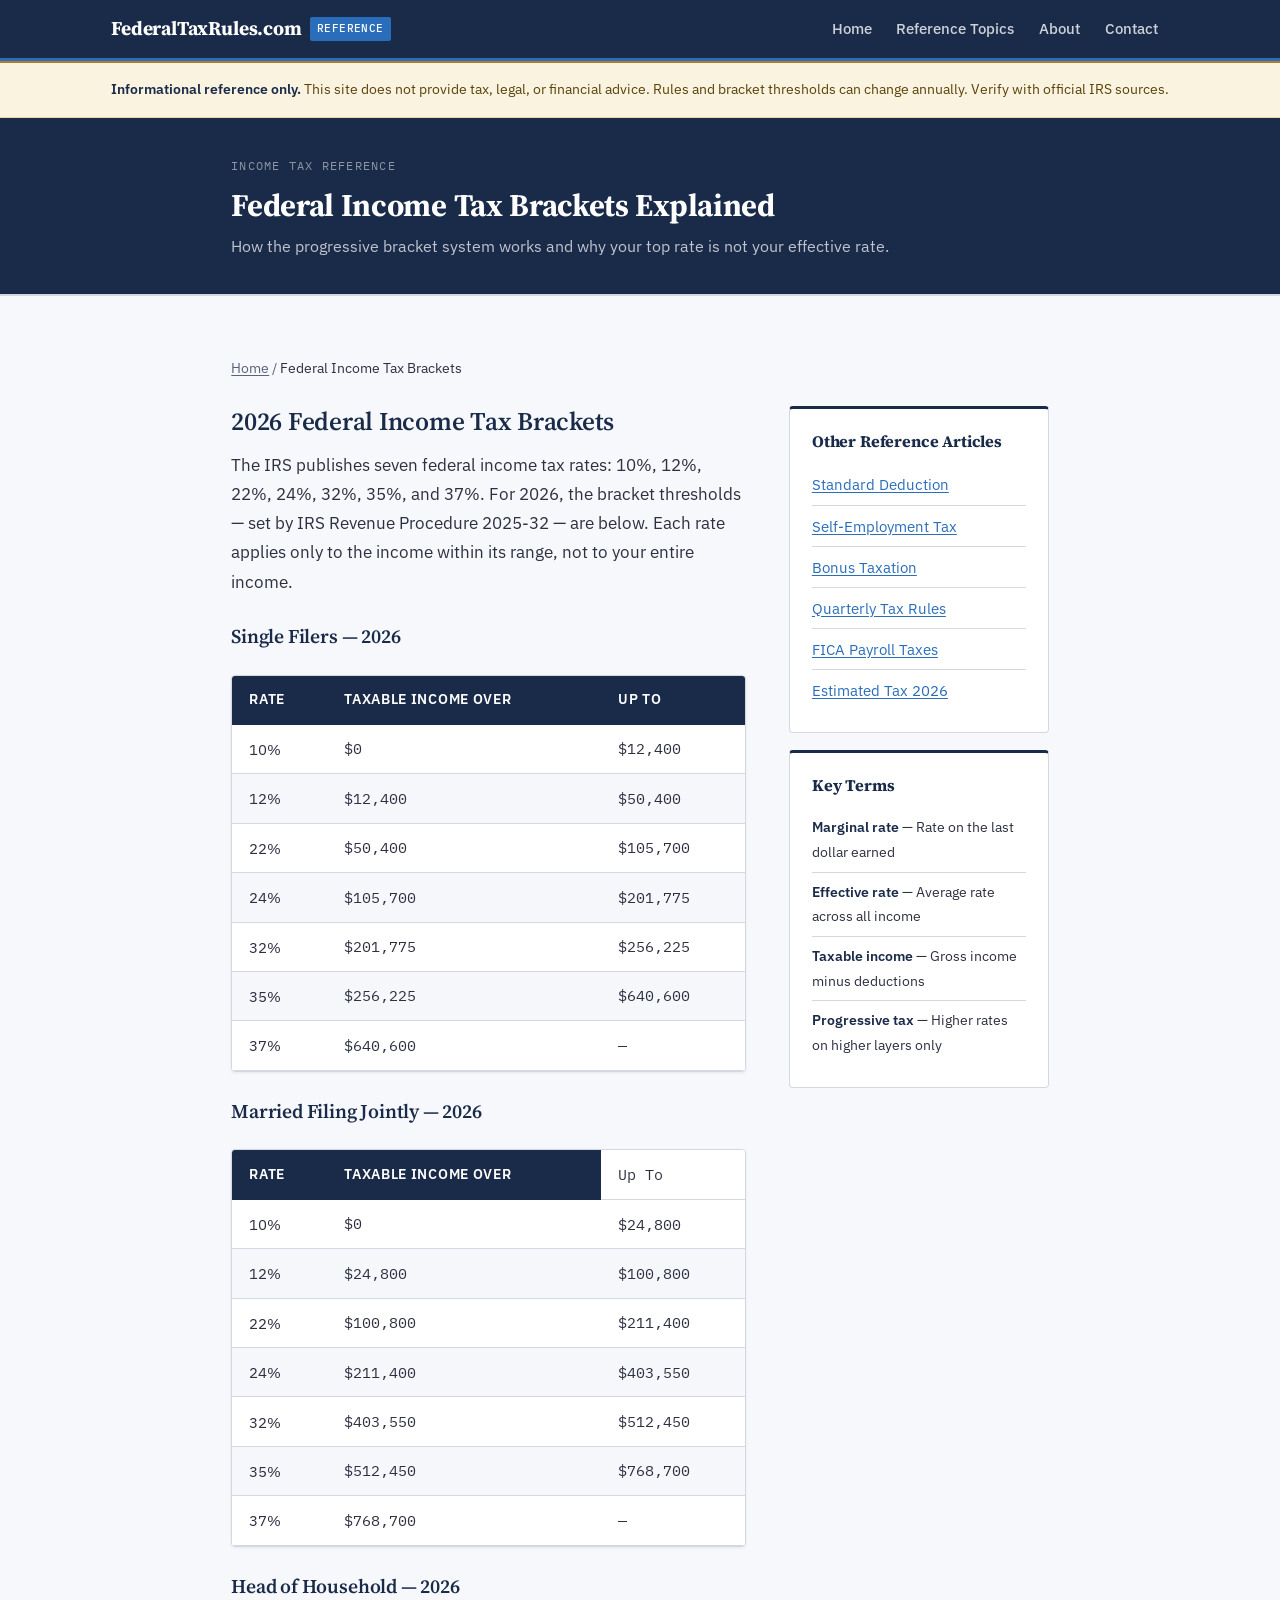
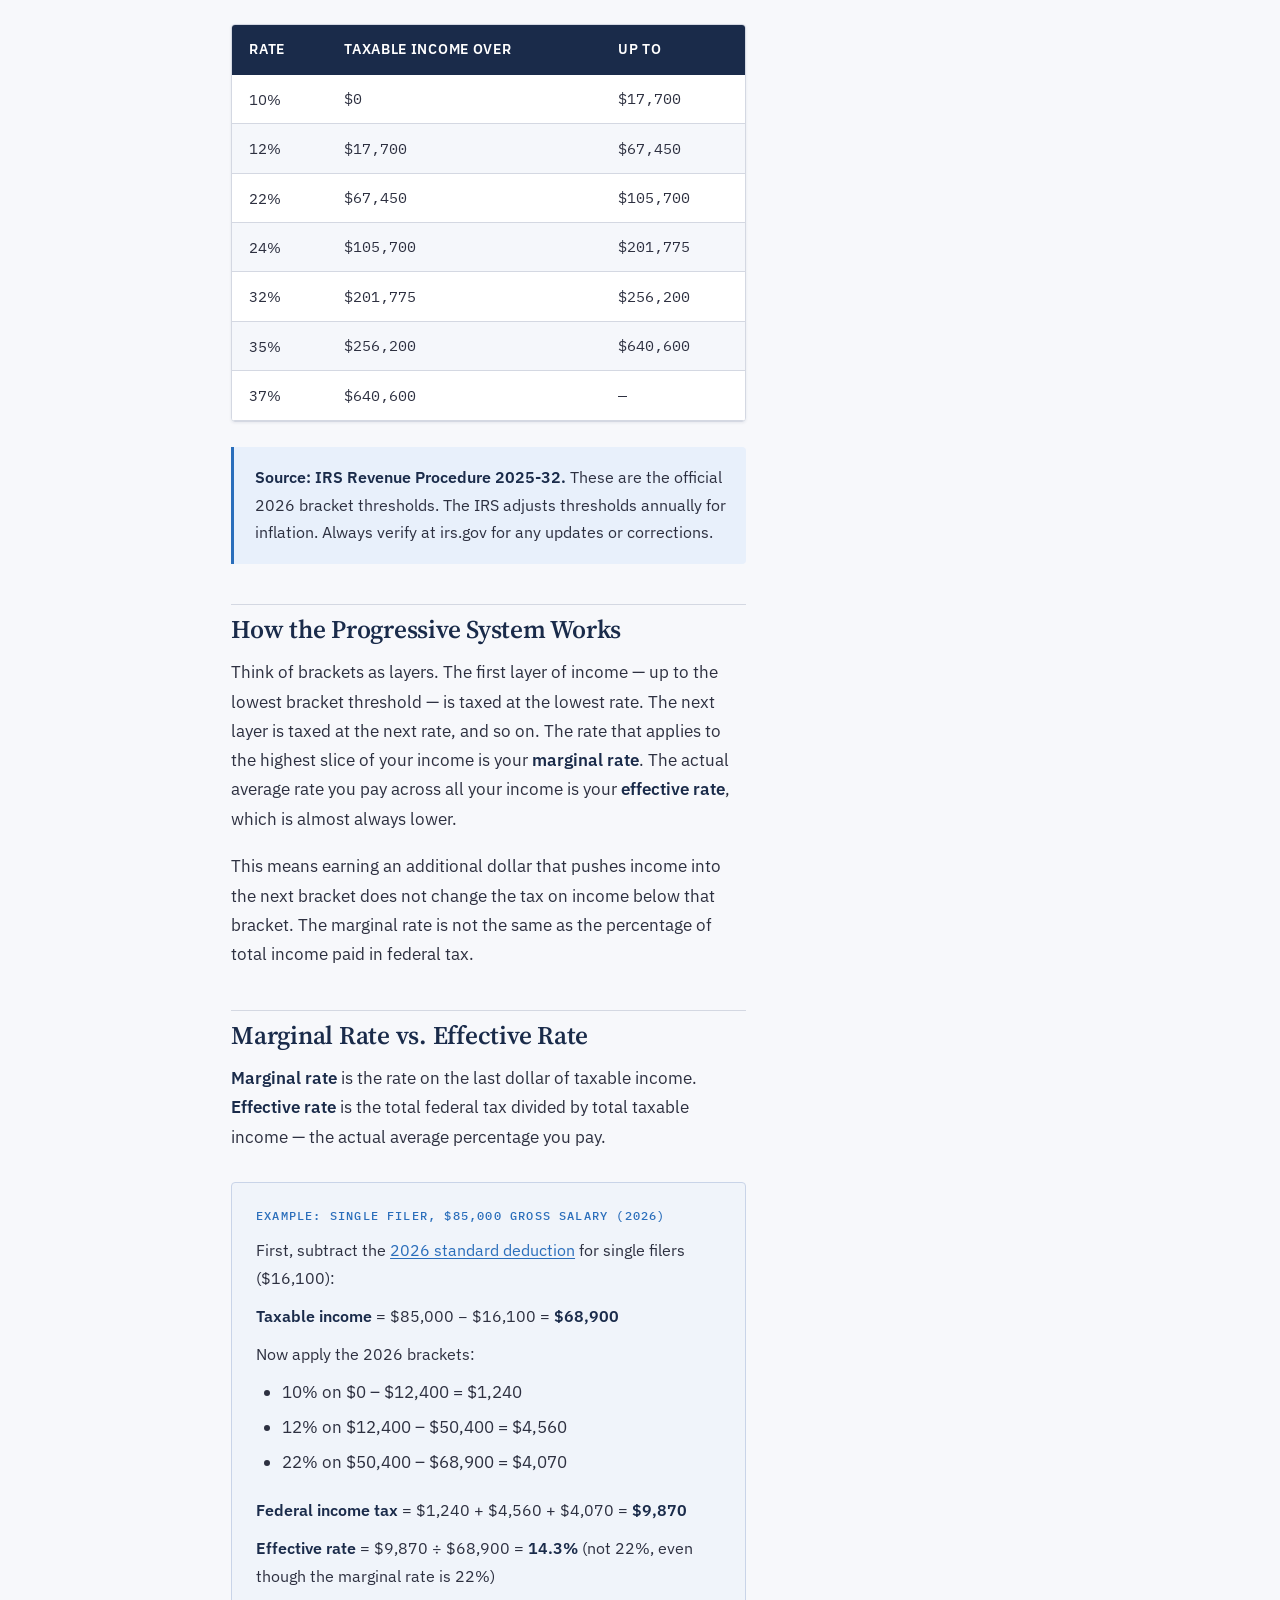
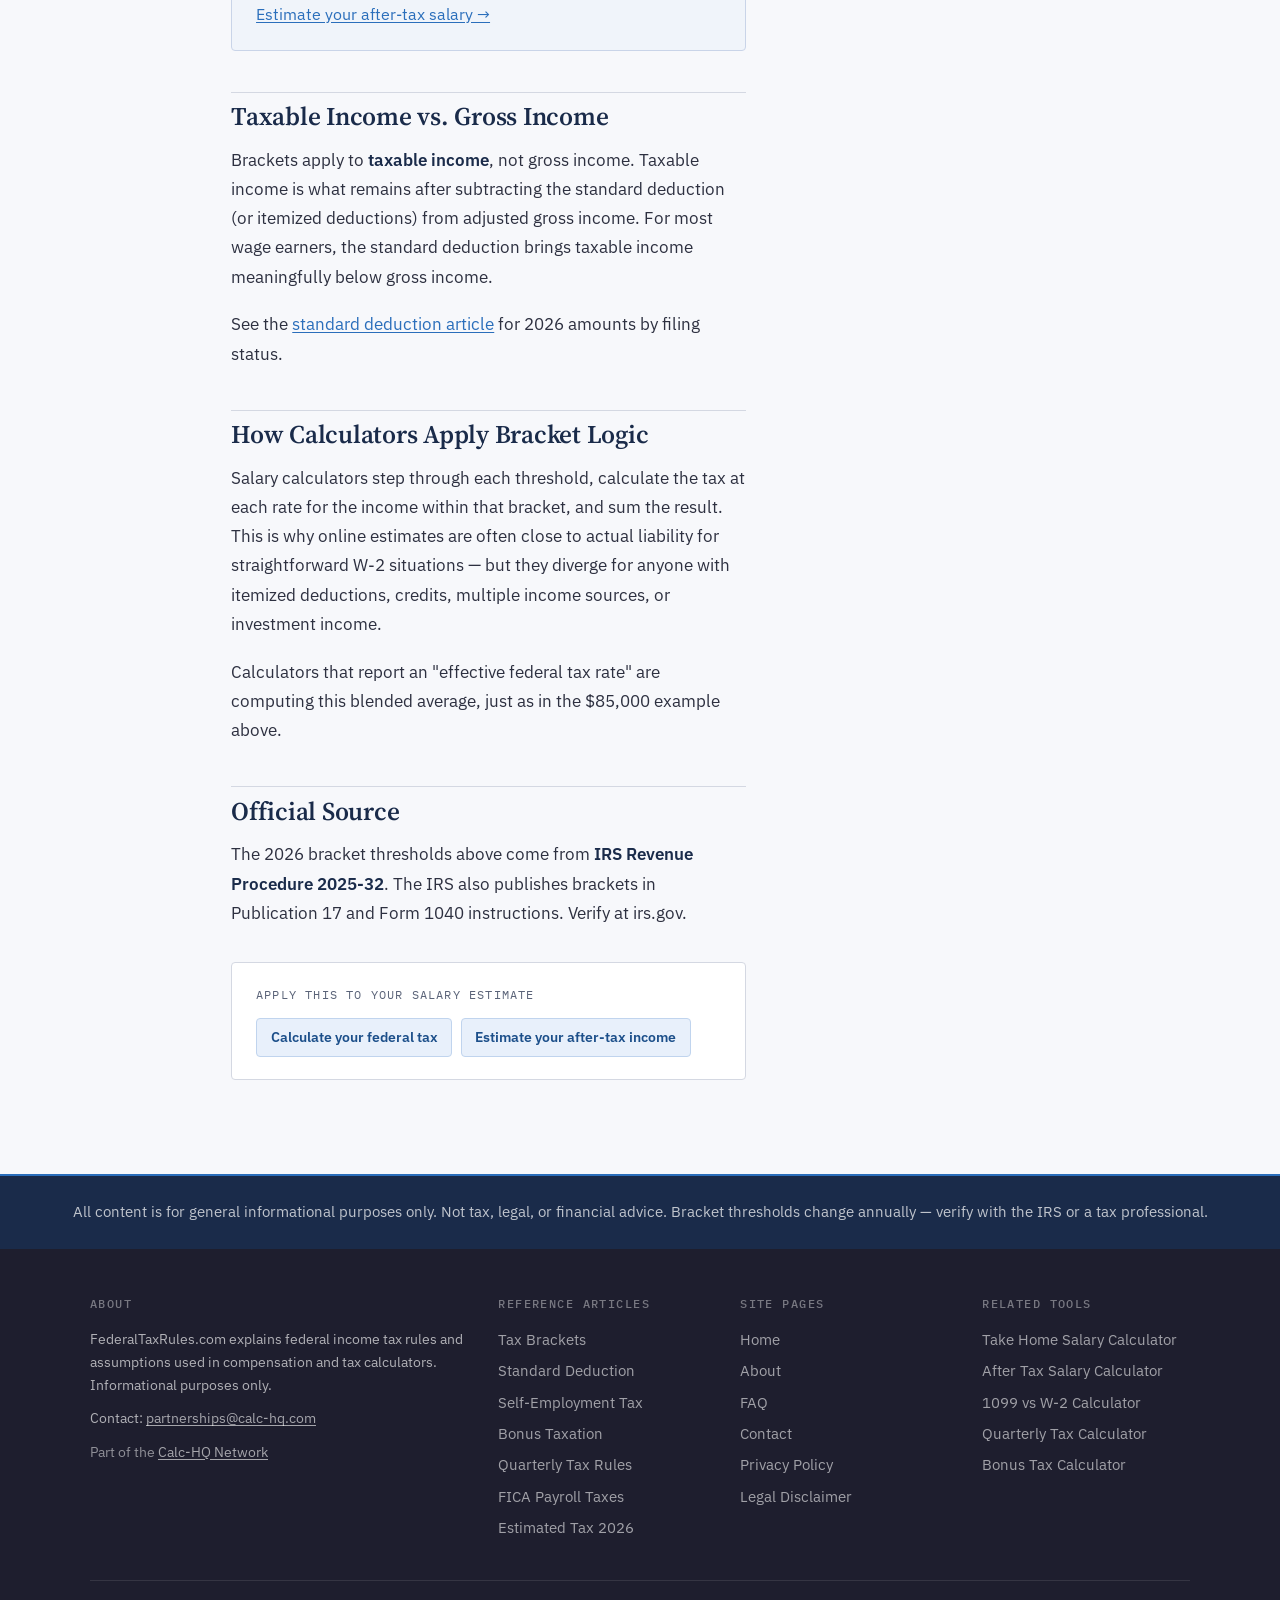
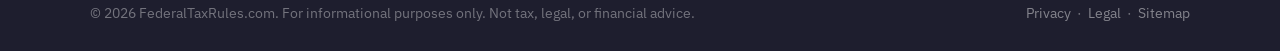
<file: federal-income-tax-brackets.html>
<!DOCTYPE html>
<html lang="en">
<head>
  <meta charset="UTF-8">
  <meta name="viewport" content="width=device-width, initial-scale=1.0">
  <title>2026 Federal Income Tax Brackets | FederalTaxRules.com</title>
  <meta name="description" content="2026 federal income tax brackets and rates for Single, Married Filing Jointly, and Head of Household filers — with marginal vs. effective rate examples and how to estimate your tax.">
  <link rel="canonical" href="https://federaltaxrules.com/federal-income-tax-brackets.html">
  <link rel="icon" type="image/svg+xml" href="favicon.svg">
  <link rel="stylesheet" href="styles.css">
  <!-- Google AdSense -->
  <script async src="https://pagead2.googlesyndication.com/pagead/js/adsbygoogle.js?client=ca-pub-7744853829365165" crossorigin="anonymous"></script>
  <script type="application/ld+json">
{
  "@context": "https://schema.org",
  "@type": "Article",
  "headline": "Federal Income Tax Brackets Explained",
  "description": "How federal tax brackets work, why marginal rates are progressive, and how bracket thresholds affect taxable income calculations.",
  "url": "https://federaltaxrules.com/federal-income-tax-brackets.html",
  "mainEntityOfPage": {
    "@type": "WebPage",
    "@id": "https://federaltaxrules.com/federal-income-tax-brackets.html"
  },
  "author": {
    "@type": "Organization",
    "name": "FederalTaxRules.com",
    "url": "https://federaltaxrules.com",
    "logo": {
      "@type": "ImageObject",
      "url": "https://federaltaxrules.com/favicon.svg"
    }
  },
  "publisher": {
    "@type": "Organization",
    "name": "FederalTaxRules.com",
    "url": "https://federaltaxrules.com",
    "logo": {
      "@type": "ImageObject",
      "url": "https://federaltaxrules.com/favicon.svg"
    }
  },
  "isPartOf": {
    "@type": "WebSite",
    "name": "FederalTaxRules.com",
    "url": "https://federaltaxrules.com"
  }
}
  </script>
</head>
<body>

<header class="site-header">
  <div class="header-inner">
    <a href="index.html" class="site-logo">
      FederalTaxRules.com
      <span class="logo-badge">Reference</span>
    </a>
    <button class="nav-toggle" aria-label="Toggle navigation" onclick="document.querySelector('.site-nav').classList.toggle('open')">☰</button>
    <nav class="site-nav">
      <a href="index.html">Home</a>
      <a href="index.html#reference-topics">Reference Topics</a>
      <a href="about.html">About</a>
      <a href="contact.html">Contact</a>
    </nav>
  </div>
</header>

<div class="disclaimer-bar">
  <strong>Informational reference only.</strong> This site does not provide tax, legal, or financial advice. Rules and bracket thresholds can change annually. Verify with official IRS sources.
</div>

<section class="page-hero-sm">
  <div class="container">
    <div style="font-family:var(--font-mono);font-size:0.72rem;color:rgba(255,255,255,0.5);text-transform:uppercase;letter-spacing:0.1em;margin-bottom:0.5rem;">Income Tax Reference</div>
    <h1>Federal Income Tax Brackets Explained</h1>
    <p>How the progressive bracket system works and why your top rate is not your effective rate.</p>
  </div>
</section>

<main class="main-content">
  <div class="container">

    <nav class="breadcrumb"><a href="index.html">Home</a> / <span>Federal Income Tax Brackets</span></nav>

    <div class="layout-with-sidebar">

      <article class="article-prose">

        <h2>2026 Federal Income Tax Brackets</h2>
        <p>The IRS publishes seven federal income tax rates: 10%, 12%, 22%, 24%, 32%, 35%, and 37%. For 2026, the bracket thresholds — set by IRS Revenue Procedure 2025-32 — are below. Each rate applies only to the income within its range, not to your entire income.</p>

        <h3>Single Filers — 2026</h3>
        <div class="ref-table-wrap">
          <table>
            <thead>
              <tr><th>Rate</th><th>Taxable Income Over</th><th>Up To</th></tr>
            </thead>
            <tbody>
              <tr><td>10%</td><td>$0</td><td>$12,400</td></tr>
              <tr><td>12%</td><td>$12,400</td><td>$50,400</td></tr>
              <tr><td>22%</td><td>$50,400</td><td>$105,700</td></tr>
              <tr><td>24%</td><td>$105,700</td><td>$201,775</td></tr>
              <tr><td>32%</td><td>$201,775</td><td>$256,225</td></tr>
              <tr><td>35%</td><td>$256,225</td><td>$640,600</td></tr>
              <tr><td>37%</td><td>$640,600</td><td>—</td></tr>
            </tbody>
          </table>
        </div>

        <h3>Married Filing Jointly — 2026</h3>
        <div class="ref-table-wrap">
          <table>
            <thead>
              <tr><th>Rate</th><th>Taxable Income Over</th><td>Up To</th></tr>
            </thead>
            <tbody>
              <tr><td>10%</td><td>$0</td><td>$24,800</td></tr>
              <tr><td>12%</td><td>$24,800</td><td>$100,800</td></tr>
              <tr><td>22%</td><td>$100,800</td><td>$211,400</td></tr>
              <tr><td>24%</td><td>$211,400</td><td>$403,550</td></tr>
              <tr><td>32%</td><td>$403,550</td><td>$512,450</td></tr>
              <tr><td>35%</td><td>$512,450</td><td>$768,700</td></tr>
              <tr><td>37%</td><td>$768,700</td><td>—</td></tr>
            </tbody>
          </table>
        </div>

        <h3>Head of Household — 2026</h3>
        <div class="ref-table-wrap">
          <table>
            <thead>
              <tr><th>Rate</th><th>Taxable Income Over</th><th>Up To</th></tr>
            </thead>
            <tbody>
              <tr><td>10%</td><td>$0</td><td>$17,700</td></tr>
              <tr><td>12%</td><td>$17,700</td><td>$67,450</td></tr>
              <tr><td>22%</td><td>$67,450</td><td>$105,700</td></tr>
              <tr><td>24%</td><td>$105,700</td><td>$201,775</td></tr>
              <tr><td>32%</td><td>$201,775</td><td>$256,200</td></tr>
              <tr><td>35%</td><td>$256,200</td><td>$640,600</td></tr>
              <tr><td>37%</td><td>$640,600</td><td>—</td></tr>
            </tbody>
          </table>
        </div>

        <div class="info-box">
          <p><strong>Source: IRS Revenue Procedure 2025-32.</strong> These are the official 2026 bracket thresholds. The IRS adjusts thresholds annually for inflation. Always verify at irs.gov for any updates or corrections.</p>
        </div>

        <h2>How the Progressive System Works</h2>
        <p>Think of brackets as layers. The first layer of income — up to the lowest bracket threshold — is taxed at the lowest rate. The next layer is taxed at the next rate, and so on. The rate that applies to the highest slice of your income is your <strong>marginal rate</strong>. The actual average rate you pay across all your income is your <strong>effective rate</strong>, which is almost always lower.</p>
        <p>This means earning an additional dollar that pushes income into the next bracket does not change the tax on income below that bracket. The marginal rate is not the same as the percentage of total income paid in federal tax.</p>

        <h2>Marginal Rate vs. Effective Rate</h2>
        <p><strong>Marginal rate</strong> is the rate on the last dollar of taxable income. <strong>Effective rate</strong> is the total federal tax divided by total taxable income — the actual average percentage you pay.</p>

        <div class="example-block">
          <div class="example-label">Example: Single Filer, $85,000 Gross Salary (2026)</div>
          <p>First, subtract the <a href="standard-deduction-explained.html">2026 standard deduction</a> for single filers ($16,100):</p>
          <p><strong>Taxable income</strong> = $85,000 − $16,100 = <strong>$68,900</strong></p>
          <p>Now apply the 2026 brackets:</p>
          <ul>
            <li>10% on $0 – $12,400 = $1,240</li>
            <li>12% on $12,400 – $50,400 = $4,560</li>
            <li>22% on $50,400 – $68,900 = $4,070</li>
          </ul>
          <p><strong>Federal income tax</strong> = $1,240 + $4,560 + $4,070 = <strong>$9,870</strong></p>
          <p><strong>Effective rate</strong> = $9,870 ÷ $68,900 = <strong>14.3%</strong> (not 22%, even though the marginal rate is 22%)</p>
          <p><a href="https://aftertaxsalarycalc.com" target="_blank" rel="noopener noreferrer">Estimate your after-tax salary →</a></p>
        </div>

        <h2>Taxable Income vs. Gross Income</h2>
        <p>Brackets apply to <strong>taxable income</strong>, not gross income. Taxable income is what remains after subtracting the standard deduction (or itemized deductions) from adjusted gross income. For most wage earners, the standard deduction brings taxable income meaningfully below gross income.</p>
        <p>See the <a href="standard-deduction-explained.html">standard deduction article</a> for 2026 amounts by filing status.</p>



        <h2>How Calculators Apply Bracket Logic</h2>
        <p>Salary calculators step through each threshold, calculate the tax at each rate for the income within that bracket, and sum the result. This is why online estimates are often close to actual liability for straightforward W-2 situations — but they diverge for anyone with itemized deductions, credits, multiple income sources, or investment income.</p>
        <p>Calculators that report an "effective federal tax rate" are computing this blended average, just as in the $85,000 example above.</p>

        <h2>Official Source</h2>
        <p>The 2026 bracket thresholds above come from <strong>IRS Revenue Procedure 2025-32</strong>. The IRS also publishes brackets in Publication 17 and Form 1040 instructions. Verify at irs.gov.</p>

        <div class="calc-links">
          <div class="calc-links-label">Apply this to your salary estimate</div>
          <ul>
            <li><a href="https://takehomesalarycalc.com" target="_blank" rel="noopener noreferrer">Calculate your federal tax</a></li>
            <li><a href="https://aftertaxsalarycalc.com" target="_blank" rel="noopener noreferrer">Estimate your after-tax income</a></li>
          </ul>
        </div>

      </article>

      <aside>
        <div class="sidebar-box">
          <h4>Other Reference Articles</h4>
          <ul>
            <li><a href="standard-deduction-explained.html">Standard Deduction</a></li>
            <li><a href="self-employment-tax-rules.html">Self-Employment Tax</a></li>
            <li><a href="bonus-taxation-explained.html">Bonus Taxation</a></li>
            <li><a href="estimated-quarterly-tax-rules.html">Quarterly Tax Rules</a></li>
            <li><a href="fica-payroll-taxes-2026.html">FICA Payroll Taxes</a></li>
            <li><a href="estimated-tax-payments-2026.html">Estimated Tax 2026</a></li>

          </ul>
        </div>

        <div class="sidebar-box" style="margin-top:1rem;">
          <h4>Key Terms</h4>
          <ul>
            <li style="border-bottom:1px solid var(--rule-line);padding:0.4rem 0;font-size:0.85rem;"><strong>Marginal rate</strong> — Rate on the last dollar earned</li>
            <li style="border-bottom:1px solid var(--rule-line);padding:0.4rem 0;font-size:0.85rem;"><strong>Effective rate</strong> — Average rate across all income</li>
            <li style="border-bottom:1px solid var(--rule-line);padding:0.4rem 0;font-size:0.85rem;"><strong>Taxable income</strong> — Gross income minus deductions</li>
            <li style="padding:0.4rem 0;font-size:0.85rem;"><strong>Progressive tax</strong> — Higher rates on higher layers only</li>
          </ul>
        </div>
      </aside>

    </div>

  </div>
</main>

<div class="trust-strip">
  All content is for general informational purposes only. Not tax, legal, or financial advice. Bracket thresholds change annually — verify with the IRS or a tax professional.
</div>

<footer class="site-footer">
  <div class="footer-inner">
    <div class="footer-grid">
      <div class="footer-col">
        <h4>About</h4>
        <p>FederalTaxRules.com explains federal income tax rules and assumptions used in compensation and tax calculators. Informational purposes only.</p>
        <p>Contact: <a href="mailto:partnerships@calc-hq.com" style="color:rgba(255,255,255,0.6)">partnerships@calc-hq.com</a></p>
        <span class="footer-resource-link">Part of the <a href="https://calc-hq.com" target="_blank" rel="noopener noreferrer">Calc-HQ Network</a></span>
      </div>
      <div class="footer-col">
        <h4>Reference Articles</h4>
        <ul>
          <li><a href="federal-income-tax-brackets.html">Tax Brackets</a></li>
          <li><a href="standard-deduction-explained.html">Standard Deduction</a></li>
          <li><a href="self-employment-tax-rules.html">Self-Employment Tax</a></li>
          <li><a href="bonus-taxation-explained.html">Bonus Taxation</a></li>
          <li><a href="estimated-quarterly-tax-rules.html">Quarterly Tax Rules</a></li>
          <li><a href="fica-payroll-taxes-2026.html">FICA Payroll Taxes</a></li>
          <li><a href="estimated-tax-payments-2026.html">Estimated Tax 2026</a></li>


        </ul>
      </div>
      <div class="footer-col">
        <h4>Site Pages</h4>
        <ul>
          <li><a href="index.html">Home</a></li>
          <li><a href="about.html">About</a></li>
          <li><a href="faq.html">FAQ</a></li>
          <li><a href="contact.html">Contact</a></li>
          <li><a href="privacy.html">Privacy Policy</a></li>
          <li><a href="legal.html">Legal Disclaimer</a></li>
        </ul>
      </div>
      <div class="footer-col">
        <h4>Related Tools</h4>
        <ul id="footer-related-tools-list">
          <li><span style="color:rgba(255,255,255,0.3);font-size:0.82rem">Loading…</span></li>
        </ul>
      </div>
    </div>
    <div class="footer-bottom">
      <span>© 2026 FederalTaxRules.com. For informational purposes only. Not tax, legal, or financial advice.</span>
      <span><a href="privacy.html">Privacy</a> &nbsp;·&nbsp; <a href="legal.html">Legal</a> &nbsp;·&nbsp; <a href="sitemap.xml">Sitemap</a></span>
    </div>
  </div>
</footer>

<script src="network.js"></script>
</body>
</html>
</file>
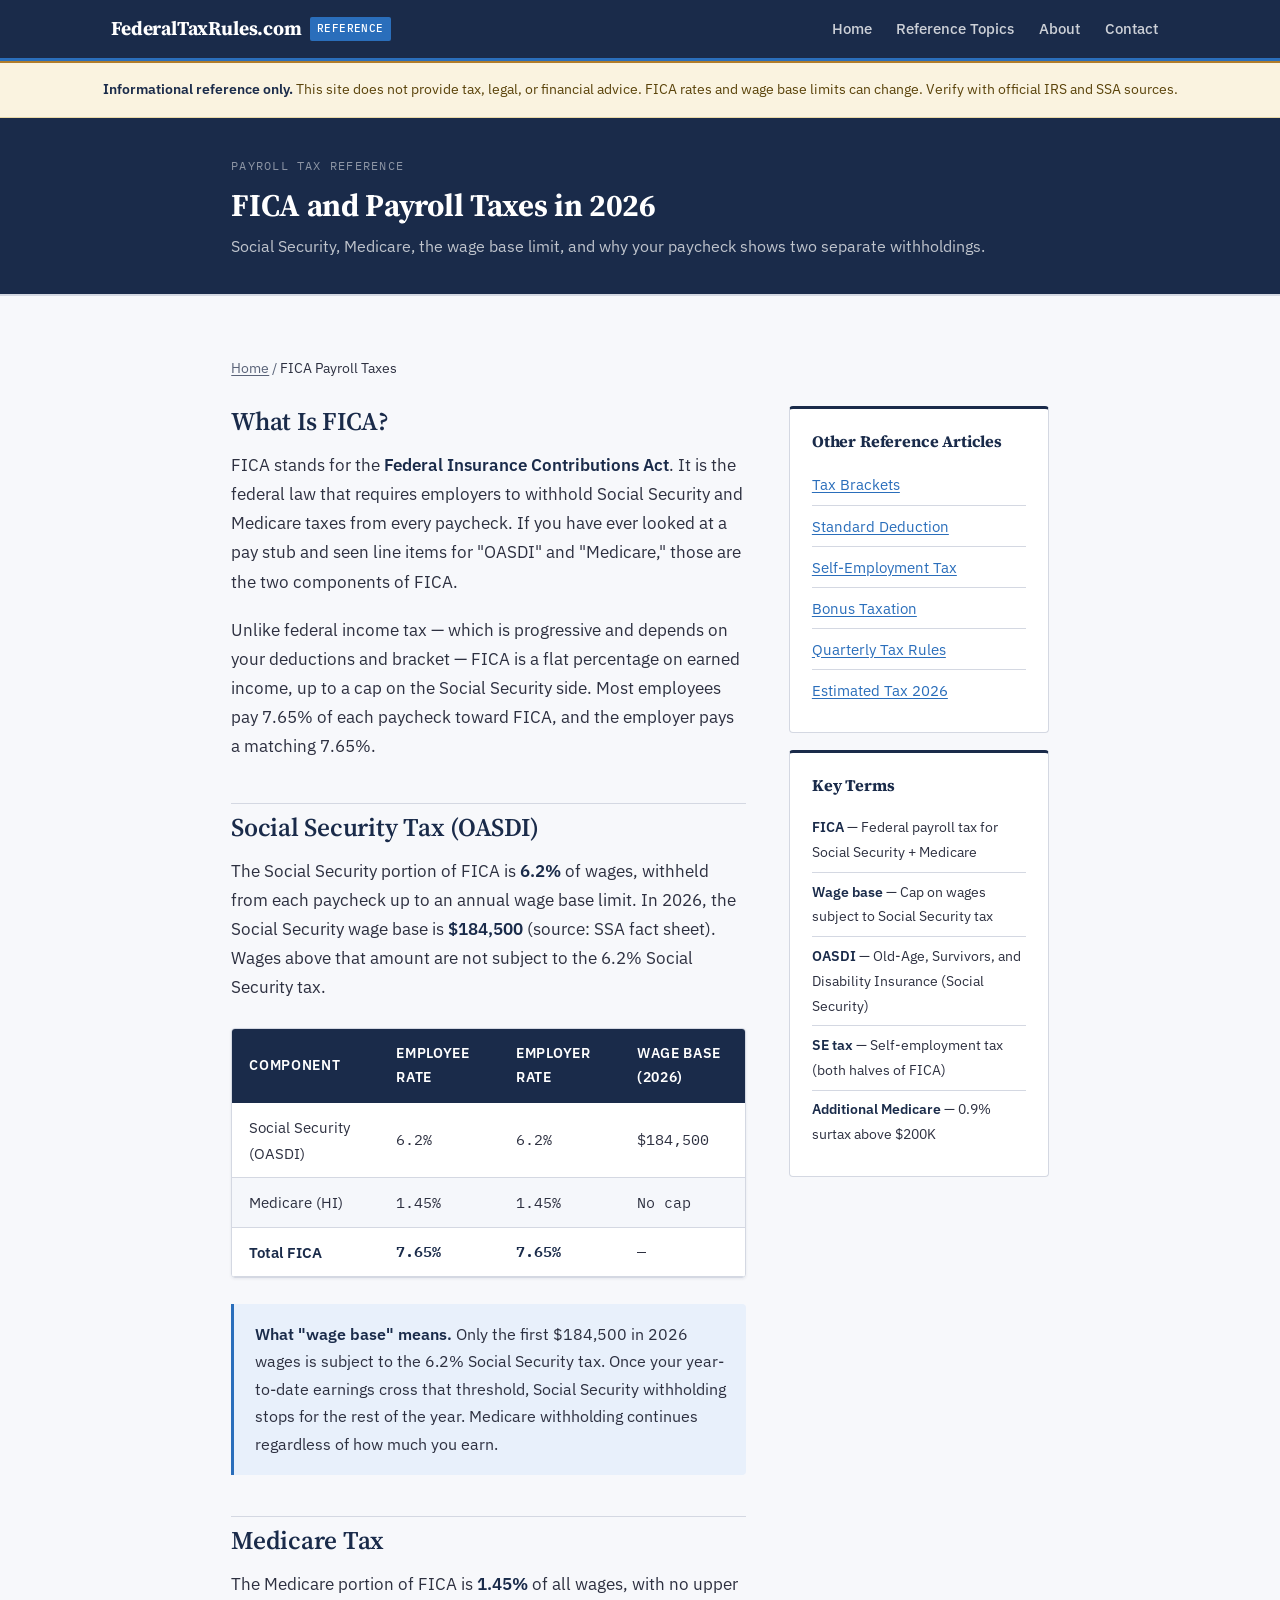
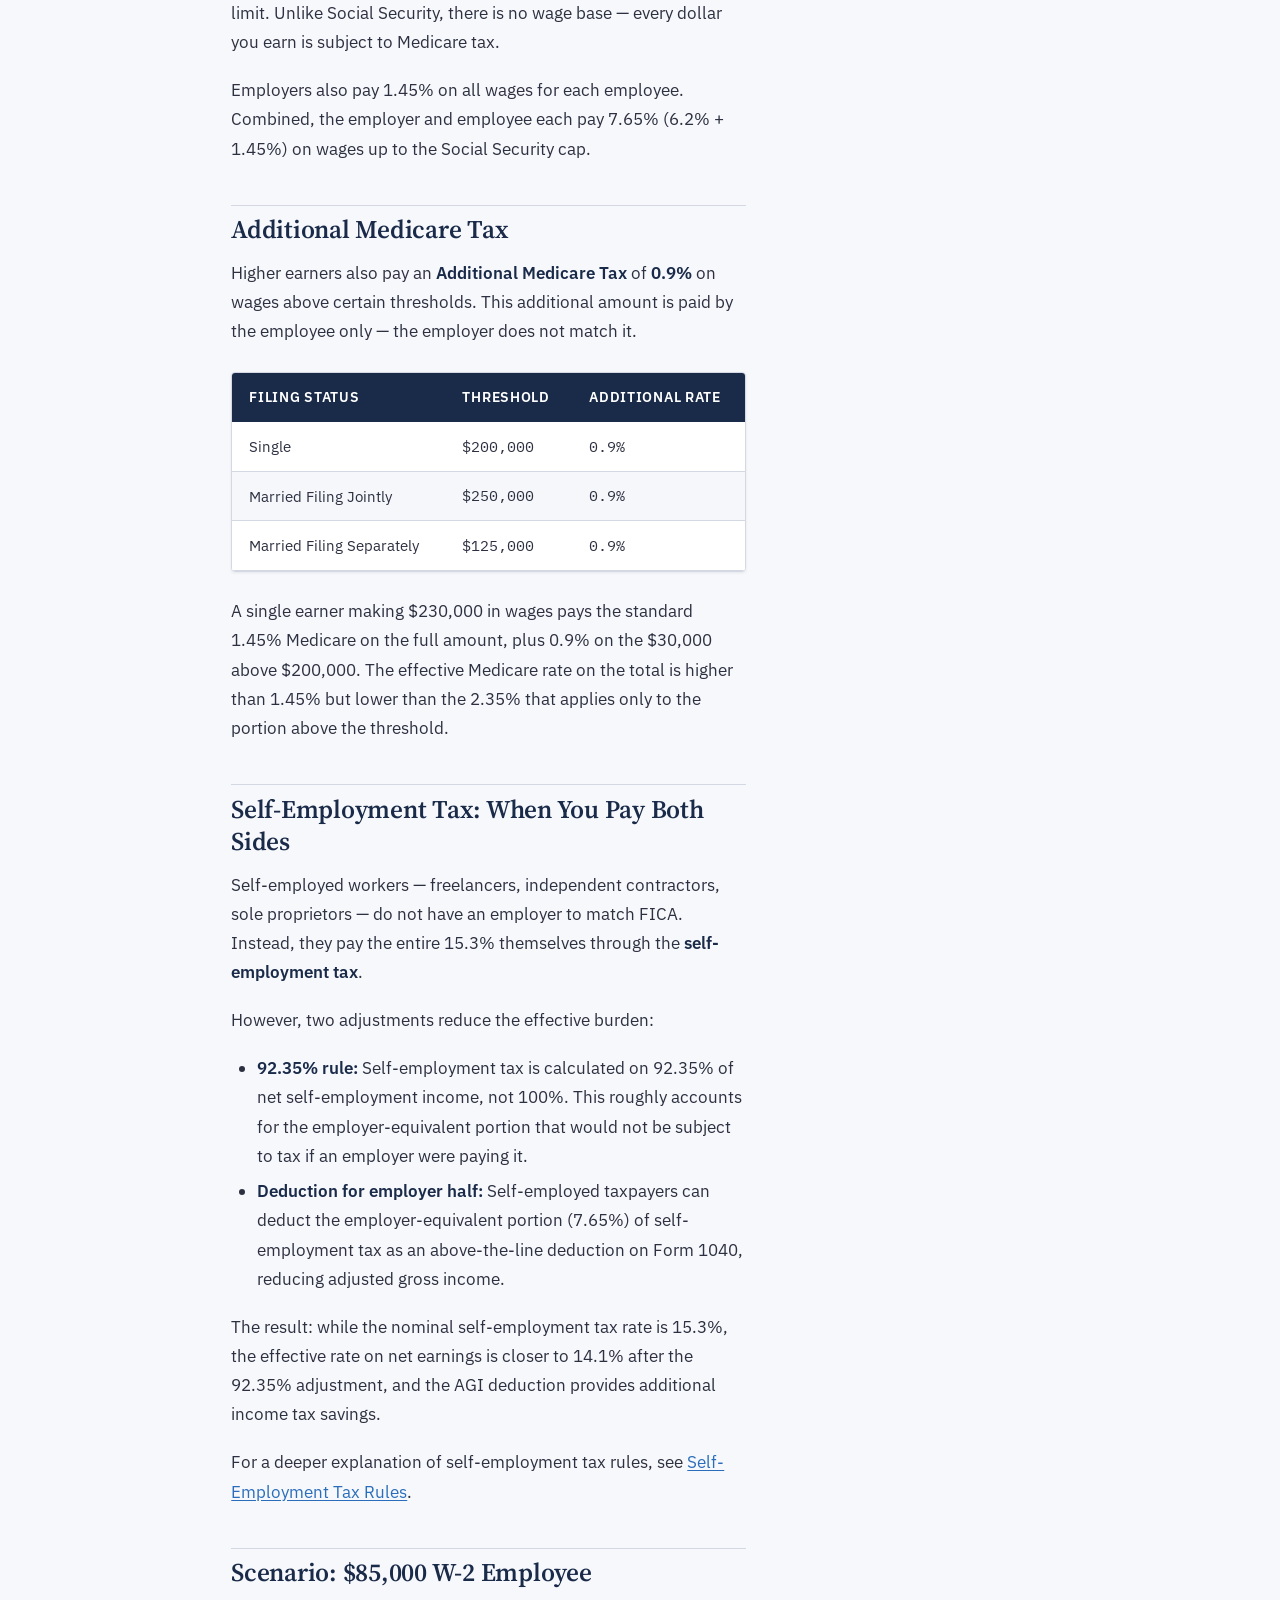
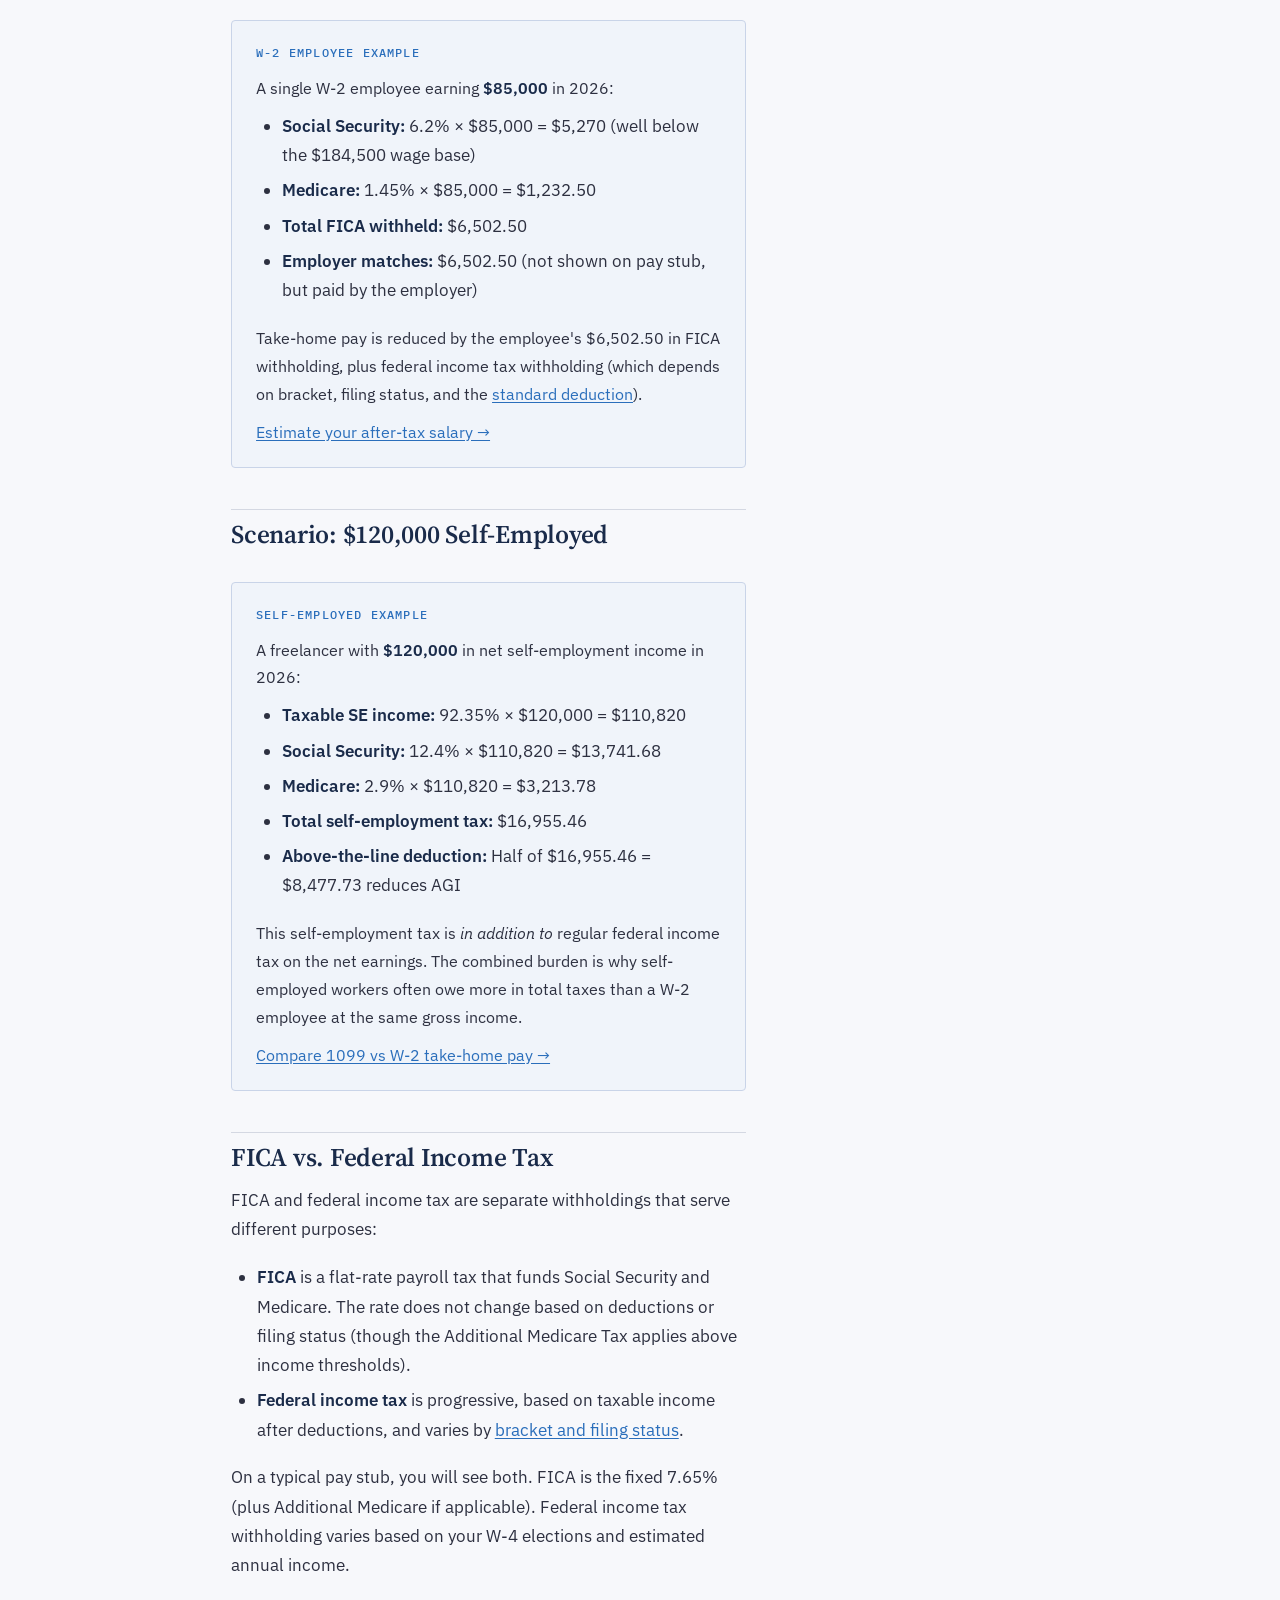
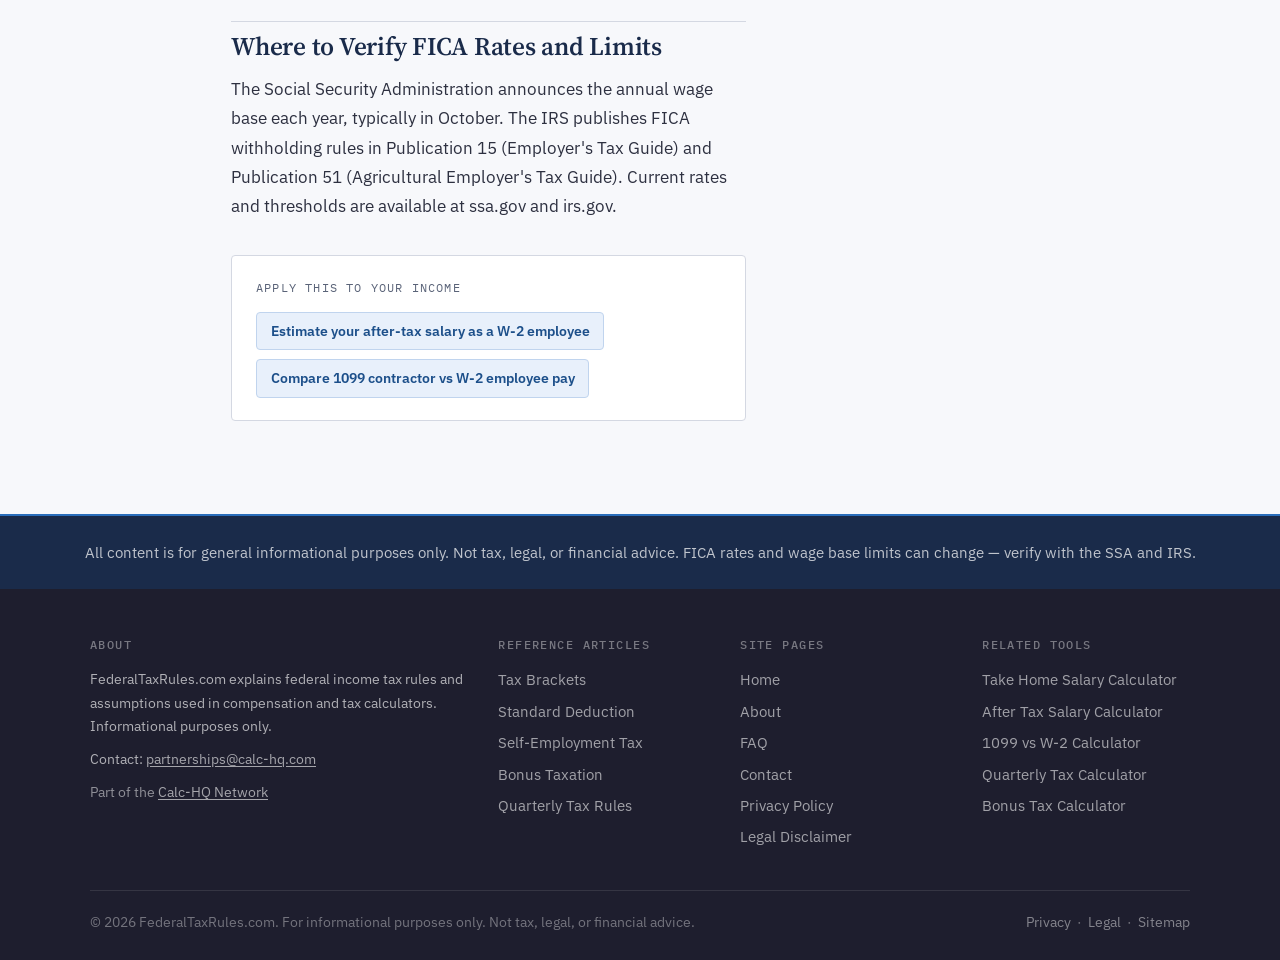
<file: fica-payroll-taxes-2026.html>
<!DOCTYPE html>
<html lang="en">
<head>
  <meta charset="UTF-8">
  <meta name="viewport" content="width=device-width, initial-scale=1.0">
  <title>FICA and Payroll Taxes 2026 | FederalTaxRules.com</title>
  <meta name="description" content="How FICA payroll taxes work in 2026 — Social Security withholding, Medicare tax rates, the wage base limit, and what self-employed workers pay instead.">
  <link rel="icon" type="image/svg+xml" href="favicon.svg">
  <link rel="stylesheet" href="styles.css">
  <!-- Google AdSense -->
  <script async src="https://pagead2.googlesyndication.com/pagead/js/adsbygoogle.js?client=ca-pub-7744853829365165" crossorigin="anonymous"></script>
  <script type="application/ld+json">
{
  "@context": "https://schema.org",
  "@type": "Article",
  "headline": "FICA and Payroll Taxes in 2026",
  "description": "How FICA payroll taxes work — Social Security withholding, Medicare tax rates, the 2026 wage base limit, and what self-employed workers pay instead.",
  "mainEntityOfPage": {
    "@type": "WebPage",
  },
  "author": {
    "@type": "Organization",
    "name": "FederalTaxRules.com",
    "url": "https://federaltaxrules.com",
    "logo": {
      "@type": "ImageObject",
      "url": "https://federaltaxrules.com/favicon.svg"
    }
  },
  "publisher": {
    "@type": "Organization",
    "name": "FederalTaxRules.com",
    "url": "https://federaltaxrules.com",
    "logo": {
      "@type": "ImageObject",
      "url": "https://federaltaxrules.com/favicon.svg"
    }
  },
  "isPartOf": {
    "@type": "WebSite",
    "name": "FederalTaxRules.com",
    "url": "https://federaltaxrules.com"
  }
}
  </script>
</head>
<body>

<header class="site-header">
  <div class="header-inner">
    <a href="index.html" class="site-logo">
      FederalTaxRules.com
      <span class="logo-badge">Reference</span>
    </a>
    <button class="nav-toggle" aria-label="Toggle navigation" onclick="document.querySelector('.site-nav').classList.toggle('open')">☰</button>
    <nav class="site-nav">
      <a href="index.html">Home</a>
      <a href="index.html#reference-topics">Reference Topics</a>
      <a href="about.html">About</a>
      <a href="contact.html">Contact</a>
    </nav>
  </div>
</header>

<div class="disclaimer-bar">
  <strong>Informational reference only.</strong> This site does not provide tax, legal, or financial advice. FICA rates and wage base limits can change. Verify with official IRS and SSA sources.
</div>

<section class="page-hero-sm">
  <div class="container">
    <div style="font-family:var(--font-mono);font-size:0.72rem;color:rgba(255,255,255,0.5);text-transform:uppercase;letter-spacing:0.1em;margin-bottom:0.5rem;">Payroll Tax Reference</div>
    <h1>FICA and Payroll Taxes in 2026</h1>
    <p>Social Security, Medicare, the wage base limit, and why your paycheck shows two separate withholdings.</p>
  </div>
</section>

<main class="main-content">
  <div class="container">

    <nav class="breadcrumb"><a href="index.html">Home</a> / <span>FICA Payroll Taxes</span></nav>

    <div class="layout-with-sidebar">

      <article class="article-prose">

        <h2>What Is FICA?</h2>
        <p>FICA stands for the <strong>Federal Insurance Contributions Act</strong>. It is the federal law that requires employers to withhold Social Security and Medicare taxes from every paycheck. If you have ever looked at a pay stub and seen line items for "OASDI" and "Medicare," those are the two components of FICA.</p>
        <p>Unlike federal income tax — which is progressive and depends on your deductions and bracket — FICA is a flat percentage on earned income, up to a cap on the Social Security side. Most employees pay 7.65% of each paycheck toward FICA, and the employer pays a matching 7.65%.</p>

        <h2>Social Security Tax (OASDI)</h2>
        <p>The Social Security portion of FICA is <strong>6.2%</strong> of wages, withheld from each paycheck up to an annual wage base limit. In 2026, the Social Security wage base is <strong>$184,500</strong> (source: SSA fact sheet). Wages above that amount are not subject to the 6.2% Social Security tax.</p>

        <div class="ref-table-wrap">
          <table>
            <thead>
              <tr>
                <th>Component</th>
                <th>Employee Rate</th>
                <th>Employer Rate</th>
                <th>Wage Base (2026)</th>
              </tr>
            </thead>
            <tbody>
              <tr><td>Social Security (OASDI)</td><td>6.2%</td><td>6.2%</td><td>$184,500</td></tr>
              <tr><td>Medicare (HI)</td><td>1.45%</td><td>1.45%</td><td>No cap</td></tr>
              <tr><td><strong>Total FICA</strong></td><td><strong>7.65%</strong></td><td><strong>7.65%</strong></td><td>—</td></tr>
            </tbody>
          </table>
        </div>

        <div class="info-box">
          <p><strong>What "wage base" means.</strong> Only the first $184,500 in 2026 wages is subject to the 6.2% Social Security tax. Once your year-to-date earnings cross that threshold, Social Security withholding stops for the rest of the year. Medicare withholding continues regardless of how much you earn.</p>
        </div>

        <h2>Medicare Tax</h2>
        <p>The Medicare portion of FICA is <strong>1.45%</strong> of all wages, with no upper limit. Unlike Social Security, there is no wage base — every dollar you earn is subject to Medicare tax.</p>
        <p>Employers also pay 1.45% on all wages for each employee. Combined, the employer and employee each pay 7.65% (6.2% + 1.45%) on wages up to the Social Security cap.</p>

        <h2>Additional Medicare Tax</h2>
        <p>Higher earners also pay an <strong>Additional Medicare Tax</strong> of <strong>0.9%</strong> on wages above certain thresholds. This additional amount is paid by the employee only — the employer does not match it.</p>

        <div class="ref-table-wrap">
          <table>
            <thead>
              <tr>
                <th>Filing Status</th>
                <th>Threshold</th>
                <th>Additional Rate</th>
              </tr>
            </thead>
            <tbody>
              <tr><td>Single</td><td>$200,000</td><td>0.9%</td></tr>
              <tr><td>Married Filing Jointly</td><td>$250,000</td><td>0.9%</td></tr>
              <tr><td>Married Filing Separately</td><td>$125,000</td><td>0.9%</td></tr>
            </tbody>
          </table>
        </div>

        <p>A single earner making $230,000 in wages pays the standard 1.45% Medicare on the full amount, plus 0.9% on the $30,000 above $200,000. The effective Medicare rate on the total is higher than 1.45% but lower than the 2.35% that applies only to the portion above the threshold.</p>

        <h2>Self-Employment Tax: When You Pay Both Sides</h2>
        <p>Self-employed workers — freelancers, independent contractors, sole proprietors — do not have an employer to match FICA. Instead, they pay the entire 15.3% themselves through the <strong>self-employment tax</strong>.</p>
        <p>However, two adjustments reduce the effective burden:</p>
        <ul>
          <li><strong>92.35% rule:</strong> Self-employment tax is calculated on 92.35% of net self-employment income, not 100%. This roughly accounts for the employer-equivalent portion that would not be subject to tax if an employer were paying it.</li>
          <li><strong>Deduction for employer half:</strong> Self-employed taxpayers can deduct the employer-equivalent portion (7.65%) of self-employment tax as an above-the-line deduction on Form 1040, reducing adjusted gross income.</li>
        </ul>
        <p>The result: while the nominal self-employment tax rate is 15.3%, the effective rate on net earnings is closer to 14.1% after the 92.35% adjustment, and the AGI deduction provides additional income tax savings.</p>

        <p>For a deeper explanation of self-employment tax rules, see <a href="self-employment-tax-rules.html">Self-Employment Tax Rules</a>.</p>

        <h2>Scenario: $85,000 W-2 Employee</h2>
        <div class="example-block">
          <div class="example-label">W-2 Employee Example</div>
          <p>A single W-2 employee earning <strong>$85,000</strong> in 2026:</p>
          <ul>
            <li><strong>Social Security:</strong> 6.2% × $85,000 = $5,270 (well below the $184,500 wage base)</li>
            <li><strong>Medicare:</strong> 1.45% × $85,000 = $1,232.50</li>
            <li><strong>Total FICA withheld:</strong> $6,502.50</li>
            <li><strong>Employer matches:</strong> $6,502.50 (not shown on pay stub, but paid by the employer)</li>
          </ul>
          <p>Take-home pay is reduced by the employee's $6,502.50 in FICA withholding, plus federal income tax withholding (which depends on bracket, filing status, and the <a href="standard-deduction-explained.html">standard deduction</a>).</p>
          <p><a href="https://aftertaxsalarycalc.com" target="_blank" rel="noopener noreferrer">Estimate your after-tax salary →</a></p>
        </div>

        <h2>Scenario: $120,000 Self-Employed</h2>
        <div class="example-block">
          <div class="example-label">Self-Employed Example</div>
          <p>A freelancer with <strong>$120,000</strong> in net self-employment income in 2026:</p>
          <ul>
            <li><strong>Taxable SE income:</strong> 92.35% × $120,000 = $110,820</li>
            <li><strong>Social Security:</strong> 12.4% × $110,820 = $13,741.68</li>
            <li><strong>Medicare:</strong> 2.9% × $110,820 = $3,213.78</li>
            <li><strong>Total self-employment tax:</strong> $16,955.46</li>
            <li><strong>Above-the-line deduction:</strong> Half of $16,955.46 = $8,477.73 reduces AGI</li>
          </ul>
          <p>This self-employment tax is <em>in addition to</em> regular federal income tax on the net earnings. The combined burden is why self-employed workers often owe more in total taxes than a W-2 employee at the same gross income.</p>
          <p><a href="https://1099vsw2calc.com" target="_blank" rel="noopener noreferrer">Compare 1099 vs W-2 take-home pay →</a></p>
        </div>

        <h2>FICA vs. Federal Income Tax</h2>
        <p>FICA and federal income tax are separate withholdings that serve different purposes:</p>
        <ul>
          <li><strong>FICA</strong> is a flat-rate payroll tax that funds Social Security and Medicare. The rate does not change based on deductions or filing status (though the Additional Medicare Tax applies above income thresholds).</li>
          <li><strong>Federal income tax</strong> is progressive, based on taxable income after deductions, and varies by <a href="federal-income-tax-brackets.html">bracket and filing status</a>.</li>
        </ul>
        <p>On a typical pay stub, you will see both. FICA is the fixed 7.65% (plus Additional Medicare if applicable). Federal income tax withholding varies based on your W-4 elections and estimated annual income.</p>

        <h2>Where to Verify FICA Rates and Limits</h2>
        <p>The Social Security Administration announces the annual wage base each year, typically in October. The IRS publishes FICA withholding rules in Publication 15 (Employer's Tax Guide) and Publication 51 (Agricultural Employer's Tax Guide). Current rates and thresholds are available at ssa.gov and irs.gov.</p>

        <div class="calc-links">
          <div class="calc-links-label">Apply this to your income</div>
          <ul>
            <li><a href="https://aftertaxsalarycalc.com" target="_blank" rel="noopener noreferrer">Estimate your after-tax salary as a W-2 employee</a></li>
            <li><a href="https://1099vsw2calc.com" target="_blank" rel="noopener noreferrer">Compare 1099 contractor vs W-2 employee pay</a></li>
          </ul>
        </div>

      </article>

      <aside>
        <div class="sidebar-box">
          <h4>Other Reference Articles</h4>
          <ul>
            <li><a href="federal-income-tax-brackets.html">Tax Brackets</a></li>
            <li><a href="standard-deduction-explained.html">Standard Deduction</a></li>
            <li><a href="self-employment-tax-rules.html">Self-Employment Tax</a></li>
            <li><a href="bonus-taxation-explained.html">Bonus Taxation</a></li>
            <li><a href="estimated-quarterly-tax-rules.html">Quarterly Tax Rules</a></li>
          <li><a href="estimated-tax-payments-2026.html">Estimated Tax 2026</a></li>

          </ul>
        </div>

        <div class="sidebar-box" style="margin-top:1rem;">
          <h4>Key Terms</h4>
          <ul>
            <li style="border-bottom:1px solid var(--rule-line);padding:0.4rem 0;font-size:0.85rem;"><strong>FICA</strong> — Federal payroll tax for Social Security + Medicare</li>
            <li style="border-bottom:1px solid var(--rule-line);padding:0.4rem 0;font-size:0.85rem;"><strong>Wage base</strong> — Cap on wages subject to Social Security tax</li>
            <li style="border-bottom:1px solid var(--rule-line);padding:0.4rem 0;font-size:0.85rem;"><strong>OASDI</strong> — Old-Age, Survivors, and Disability Insurance (Social Security)</li>
            <li style="border-bottom:1px solid var(--rule-line);padding:0.4rem 0;font-size:0.85rem;"><strong>SE tax</strong> — Self-employment tax (both halves of FICA)</li>
            <li style="padding:0.4rem 0;font-size:0.85rem;"><strong>Additional Medicare</strong> — 0.9% surtax above $200K</li>
          </ul>
        </div>
      </aside>

    </div>

  </div>
</main>

<div class="trust-strip">
  All content is for general informational purposes only. Not tax, legal, or financial advice. FICA rates and wage base limits can change — verify with the SSA and IRS.
</div>

<footer class="site-footer">
  <div class="footer-inner">
    <div class="footer-grid">
      <div class="footer-col">
        <h4>About</h4>
        <p>FederalTaxRules.com explains federal income tax rules and assumptions used in compensation and tax calculators. Informational purposes only.</p>
        <p>Contact: <a href="mailto:partnerships@calc-hq.com" style="color:rgba(255,255,255,0.6)">partnerships@calc-hq.com</a></p>
        <span class="footer-resource-link">Part of the <a href="https://calc-hq.com" target="_blank" rel="noopener noreferrer">Calc-HQ Network</a></span>
      </div>
      <div class="footer-col">
        <h4>Reference Articles</h4>
        <ul>
          <li><a href="federal-income-tax-brackets.html">Tax Brackets</a></li>
          <li><a href="standard-deduction-explained.html">Standard Deduction</a></li>
          <li><a href="self-employment-tax-rules.html">Self-Employment Tax</a></li>
          <li><a href="bonus-taxation-explained.html">Bonus Taxation</a></li>
          <li><a href="estimated-quarterly-tax-rules.html">Quarterly Tax Rules</a></li>

        </ul>
      </div>
      <div class="footer-col">
        <h4>Site Pages</h4>
        <ul>
          <li><a href="index.html">Home</a></li>
          <li><a href="about.html">About</a></li>
          <li><a href="faq.html">FAQ</a></li>
          <li><a href="contact.html">Contact</a></li>
          <li><a href="privacy.html">Privacy Policy</a></li>
          <li><a href="legal.html">Legal Disclaimer</a></li>
        </ul>
      </div>
      <div class="footer-col">
        <h4>Related Tools</h4>
        <ul id="footer-related-tools-list">
          <li><span style="color:rgba(255,255,255,0.3);font-size:0.82rem">Loading…</span></li>
        </ul>
      </div>
    </div>
    <div class="footer-bottom">
      <span>© 2026 FederalTaxRules.com. For informational purposes only. Not tax, legal, or financial advice.</span>
      <span><a href="privacy.html">Privacy</a> &nbsp;·&nbsp; <a href="legal.html">Legal</a> &nbsp;·&nbsp; <a href="sitemap.xml">Sitemap</a></span>
    </div>
  </div>
</footer>

<script src="network.js"></script>
</body>
</html>
</file>
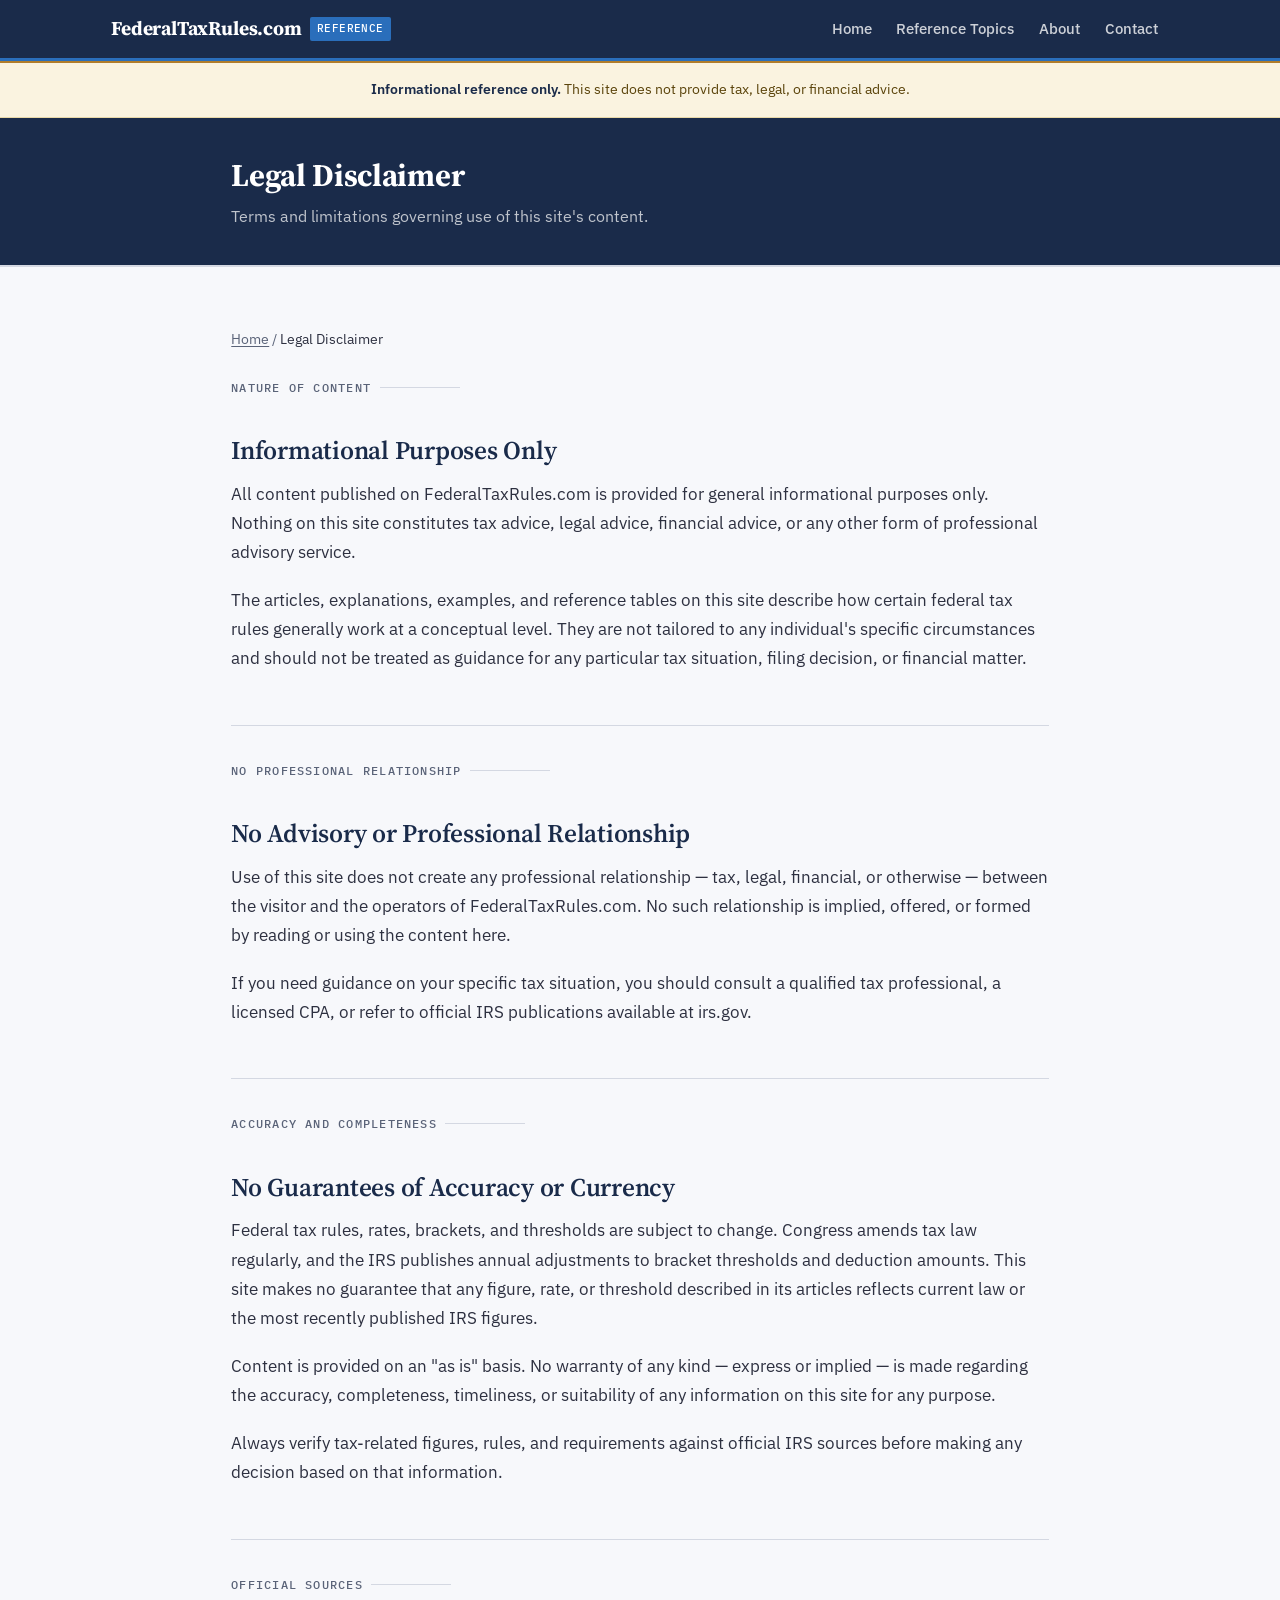
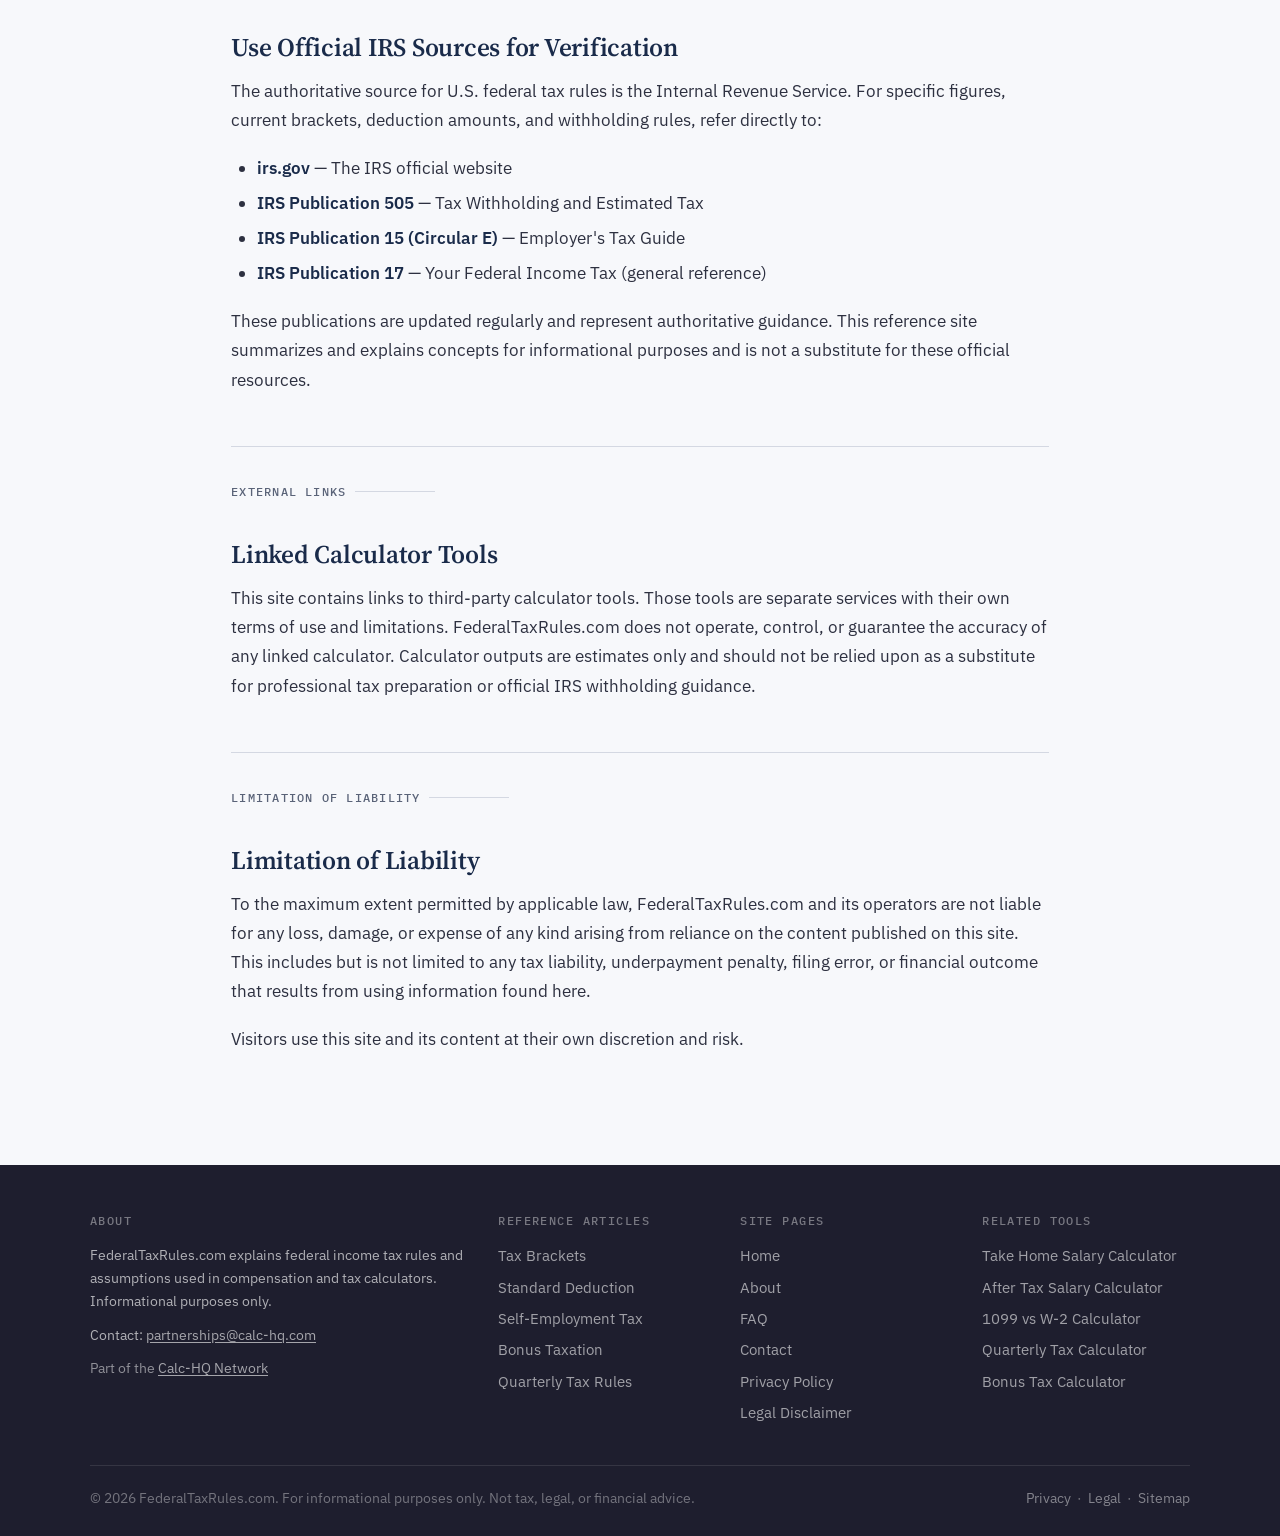
<file: legal.html>
<!DOCTYPE html>
<html lang="en">
<head>
  <meta charset="UTF-8">
  <meta name="viewport" content="width=device-width, initial-scale=1.0">
  <title>Legal Disclaimer | FederalTaxRules.com</title>
  <meta name="description" content="Legal disclaimer for FederalTaxRules.com. This site provides general informational content only and does not constitute tax, legal, or financial advice.">
  <link rel="canonical" href="https://federaltaxrules.com/legal.html">
  <link rel="icon" type="image/svg+xml" href="favicon.svg">
  <link rel="stylesheet" href="styles.css">
  <!-- Google AdSense -->
  <script async src="https://pagead2.googlesyndication.com/pagead/js/adsbygoogle.js?client=ca-pub-7744853829365165" crossorigin="anonymous"></script>
  <script type="application/ld+json">
{
  "@context": "https://schema.org",
  "@type": "WebPage",
  "name": "Legal Disclaimer",
  "description": "Legal disclaimer for FederalTaxRules.com. This site provides general informational explanations only and does not provide tax advice.",
  "url": "https://federaltaxrules.com/legal.html",
  "isPartOf": {
    "@type": "WebSite",
    "name": "FederalTaxRules.com",
    "url": "https://federaltaxrules.com"
  }
}
  </script>
</head>
<body>

<header class="site-header">
  <div class="header-inner">
    <a href="index.html" class="site-logo">
      FederalTaxRules.com
      <span class="logo-badge">Reference</span>
    </a>
    <button class="nav-toggle" aria-label="Toggle navigation" onclick="document.querySelector('.site-nav').classList.toggle('open')">☰</button>
    <nav class="site-nav">
      <a href="index.html">Home</a>
      <a href="index.html#reference-topics">Reference Topics</a>
      <a href="about.html">About</a>
      <a href="contact.html">Contact</a>
    </nav>
  </div>
</header>

<div class="disclaimer-bar">
  <strong>Informational reference only.</strong> This site does not provide tax, legal, or financial advice.
</div>

<section class="page-hero-sm">
  <div class="container">
    <h1>Legal Disclaimer</h1>
    <p>Terms and limitations governing use of this site's content.</p>
  </div>
</section>

<main class="main-content">
  <div class="container">

    <nav class="breadcrumb"><a href="index.html">Home</a> / <span>Legal Disclaimer</span></nav>

    <section class="section">
      <div class="section-label">Nature of Content</div>
      <h2>Informational Purposes Only</h2>
      <p>All content published on FederalTaxRules.com is provided for general informational purposes only. Nothing on this site constitutes tax advice, legal advice, financial advice, or any other form of professional advisory service.</p>
      <p>The articles, explanations, examples, and reference tables on this site describe how certain federal tax rules generally work at a conceptual level. They are not tailored to any individual's specific circumstances and should not be treated as guidance for any particular tax situation, filing decision, or financial matter.</p>
    </section>

    <hr>

    <section class="section">
      <div class="section-label">No Professional Relationship</div>
      <h2>No Advisory or Professional Relationship</h2>
      <p>Use of this site does not create any professional relationship — tax, legal, financial, or otherwise — between the visitor and the operators of FederalTaxRules.com. No such relationship is implied, offered, or formed by reading or using the content here.</p>
      <p>If you need guidance on your specific tax situation, you should consult a qualified tax professional, a licensed CPA, or refer to official IRS publications available at irs.gov.</p>
    </section>

    <hr>

    <section class="section">
      <div class="section-label">Accuracy and Completeness</div>
      <h2>No Guarantees of Accuracy or Currency</h2>
      <p>Federal tax rules, rates, brackets, and thresholds are subject to change. Congress amends tax law regularly, and the IRS publishes annual adjustments to bracket thresholds and deduction amounts. This site makes no guarantee that any figure, rate, or threshold described in its articles reflects current law or the most recently published IRS figures.</p>
      <p>Content is provided on an "as is" basis. No warranty of any kind — express or implied — is made regarding the accuracy, completeness, timeliness, or suitability of any information on this site for any purpose.</p>
      <p>Always verify tax-related figures, rules, and requirements against official IRS sources before making any decision based on that information.</p>
    </section>

    <hr>

    <section class="section">
      <div class="section-label">Official Sources</div>
      <h2>Use Official IRS Sources for Verification</h2>
      <p>The authoritative source for U.S. federal tax rules is the Internal Revenue Service. For specific figures, current brackets, deduction amounts, and withholding rules, refer directly to:</p>
      <ul>
        <li><strong>irs.gov</strong> — The IRS official website</li>
        <li><strong>IRS Publication 505</strong> — Tax Withholding and Estimated Tax</li>
        <li><strong>IRS Publication 15 (Circular E)</strong> — Employer's Tax Guide</li>
        <li><strong>IRS Publication 17</strong> — Your Federal Income Tax (general reference)</li>
      </ul>
      <p>These publications are updated regularly and represent authoritative guidance. This reference site summarizes and explains concepts for informational purposes and is not a substitute for these official resources.</p>
    </section>

    <hr>

    <section class="section">
      <div class="section-label">External Links</div>
      <h2>Linked Calculator Tools</h2>
      <p>This site contains links to third-party calculator tools. Those tools are separate services with their own terms of use and limitations. FederalTaxRules.com does not operate, control, or guarantee the accuracy of any linked calculator. Calculator outputs are estimates only and should not be relied upon as a substitute for professional tax preparation or official IRS withholding guidance.</p>
    </section>

    <hr>

    <section class="section">
      <div class="section-label">Limitation of Liability</div>
      <h2>Limitation of Liability</h2>
      <p>To the maximum extent permitted by applicable law, FederalTaxRules.com and its operators are not liable for any loss, damage, or expense of any kind arising from reliance on the content published on this site. This includes but is not limited to any tax liability, underpayment penalty, filing error, or financial outcome that results from using information found here.</p>
      <p>Visitors use this site and its content at their own discretion and risk.</p>
    </section>

  </div>
</main>

<footer class="site-footer">
  <div class="footer-inner">
    <div class="footer-grid">
      <div class="footer-col">
        <h4>About</h4>
        <p>FederalTaxRules.com explains federal income tax rules and assumptions used in compensation and tax calculators. Informational purposes only.</p>
        <p>Contact: <a href="mailto:partnerships@calc-hq.com" style="color:rgba(255,255,255,0.6)">partnerships@calc-hq.com</a></p>
        <span class="footer-resource-link">Part of the <a href="https://calc-hq.com" target="_blank" rel="noopener noreferrer">Calc-HQ Network</a></span>
      </div>
      <div class="footer-col">
        <h4>Reference Articles</h4>
        <ul>
          <li><a href="federal-income-tax-brackets.html">Tax Brackets</a></li>
          <li><a href="standard-deduction-explained.html">Standard Deduction</a></li>
          <li><a href="self-employment-tax-rules.html">Self-Employment Tax</a></li>
          <li><a href="bonus-taxation-explained.html">Bonus Taxation</a></li>
          <li><a href="estimated-quarterly-tax-rules.html">Quarterly Tax Rules</a></li>
        </ul>
      </div>
      <div class="footer-col">
        <h4>Site Pages</h4>
        <ul>
          <li><a href="index.html">Home</a></li>
          <li><a href="about.html">About</a></li>
          <li><a href="faq.html">FAQ</a></li>
          <li><a href="contact.html">Contact</a></li>
          <li><a href="privacy.html">Privacy Policy</a></li>
          <li><a href="legal.html">Legal Disclaimer</a></li>
        </ul>
      </div>
      <div class="footer-col">
        <h4>Related Tools</h4>
        <ul id="footer-related-tools-list">
          <li><span style="color:rgba(255,255,255,0.3);font-size:0.82rem">Loading…</span></li>
        </ul>
      </div>
    </div>
    <div class="footer-bottom">
      <span>© 2026 FederalTaxRules.com. For informational purposes only. Not tax, legal, or financial advice.</span>
      <span><a href="privacy.html">Privacy</a> &nbsp;·&nbsp; <a href="legal.html">Legal</a> &nbsp;·&nbsp; <a href="sitemap.xml">Sitemap</a></span>
    </div>
  </div>
</footer>

<script src="network.js"></script>
</body>
</html>
</file>
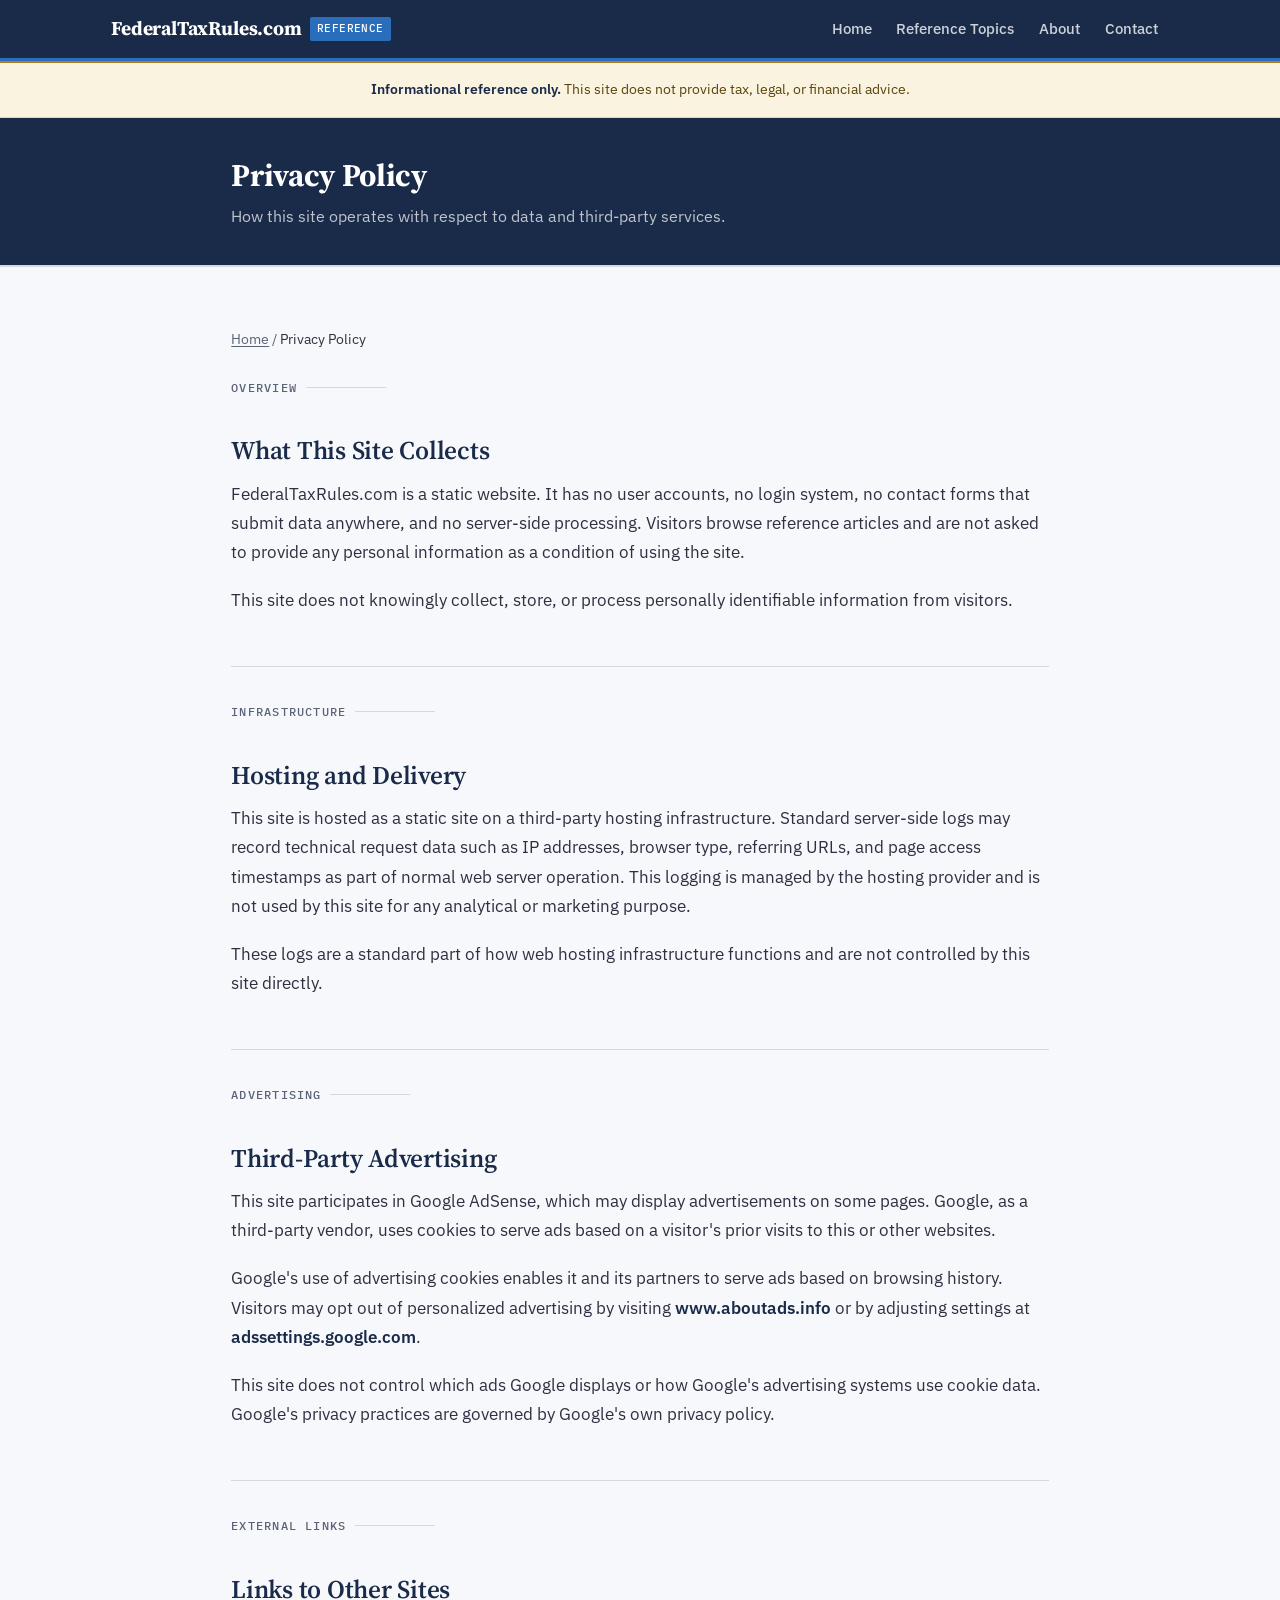
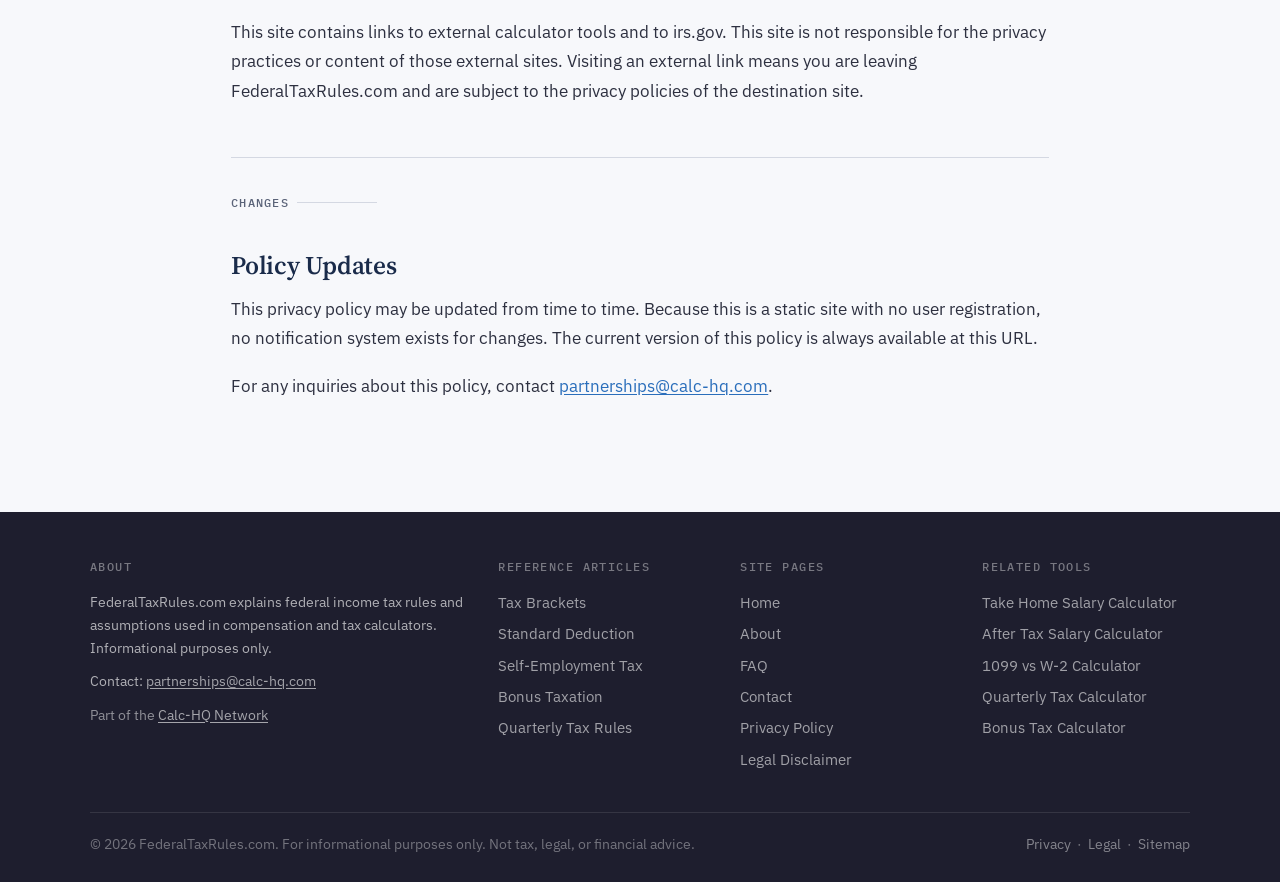
<file: privacy.html>
<!DOCTYPE html>
<html lang="en">
<head>
  <meta charset="UTF-8">
  <meta name="viewport" content="width=device-width, initial-scale=1.0">
  <title>Privacy Policy | FederalTaxRules.com</title>
  <meta name="description" content="Privacy policy for FederalTaxRules.com — a static informational reference site with no user accounts, no forms, and no data collection.">
  <link rel="canonical" href="https://federaltaxrules.com/privacy.html">
  <link rel="icon" type="image/svg+xml" href="favicon.svg">
  <link rel="stylesheet" href="styles.css">
  <!-- Google AdSense -->
  <script async src="https://pagead2.googlesyndication.com/pagead/js/adsbygoogle.js?client=ca-pub-7744853829365165" crossorigin="anonymous"></script>
  <script type="application/ld+json">
{
  "@context": "https://schema.org",
  "@type": "WebPage",
  "name": "Privacy Policy",
  "description": "Privacy Policy for FederalTaxRules.com, a static reference site for federal tax rule explanations.",
  "url": "https://federaltaxrules.com/privacy.html",
  "isPartOf": {
    "@type": "WebSite",
    "name": "FederalTaxRules.com",
    "url": "https://federaltaxrules.com"
  }
}
  </script>
</head>
<body>

<header class="site-header">
  <div class="header-inner">
    <a href="index.html" class="site-logo">
      FederalTaxRules.com
      <span class="logo-badge">Reference</span>
    </a>
    <button class="nav-toggle" aria-label="Toggle navigation" onclick="document.querySelector('.site-nav').classList.toggle('open')">☰</button>
    <nav class="site-nav">
      <a href="index.html">Home</a>
      <a href="index.html#reference-topics">Reference Topics</a>
      <a href="about.html">About</a>
      <a href="contact.html">Contact</a>
    </nav>
  </div>
</header>

<div class="disclaimer-bar">
  <strong>Informational reference only.</strong> This site does not provide tax, legal, or financial advice.
</div>

<section class="page-hero-sm">
  <div class="container">
    <h1>Privacy Policy</h1>
    <p>How this site operates with respect to data and third-party services.</p>
  </div>
</section>

<main class="main-content">
  <div class="container">

    <nav class="breadcrumb"><a href="index.html">Home</a> / <span>Privacy Policy</span></nav>

    <section class="section">
      <div class="section-label">Overview</div>
      <h2>What This Site Collects</h2>
      <p>FederalTaxRules.com is a static website. It has no user accounts, no login system, no contact forms that submit data anywhere, and no server-side processing. Visitors browse reference articles and are not asked to provide any personal information as a condition of using the site.</p>
      <p>This site does not knowingly collect, store, or process personally identifiable information from visitors.</p>
    </section>

    <hr>

    <section class="section">
      <div class="section-label">Infrastructure</div>
      <h2>Hosting and Delivery</h2>
      <p>This site is hosted as a static site on a third-party hosting infrastructure. Standard server-side logs may record technical request data such as IP addresses, browser type, referring URLs, and page access timestamps as part of normal web server operation. This logging is managed by the hosting provider and is not used by this site for any analytical or marketing purpose.</p>
      <p>These logs are a standard part of how web hosting infrastructure functions and are not controlled by this site directly.</p>
    </section>

    <hr>

    <section class="section">
      <div class="section-label">Advertising</div>
      <h2>Third-Party Advertising</h2>
      <p>This site participates in Google AdSense, which may display advertisements on some pages. Google, as a third-party vendor, uses cookies to serve ads based on a visitor's prior visits to this or other websites.</p>
      <p>Google's use of advertising cookies enables it and its partners to serve ads based on browsing history. Visitors may opt out of personalized advertising by visiting <strong>www.aboutads.info</strong> or by adjusting settings at <strong>adssettings.google.com</strong>.</p>
      <p>This site does not control which ads Google displays or how Google's advertising systems use cookie data. Google's privacy practices are governed by Google's own privacy policy.</p>
    </section>

    <hr>

    <section class="section">
      <div class="section-label">External Links</div>
      <h2>Links to Other Sites</h2>
      <p>This site contains links to external calculator tools and to irs.gov. This site is not responsible for the privacy practices or content of those external sites. Visiting an external link means you are leaving FederalTaxRules.com and are subject to the privacy policies of the destination site.</p>
    </section>

    <hr>

    <section class="section">
      <div class="section-label">Changes</div>
      <h2>Policy Updates</h2>
      <p>This privacy policy may be updated from time to time. Because this is a static site with no user registration, no notification system exists for changes. The current version of this policy is always available at this URL.</p>
      <p>For any inquiries about this policy, contact <a href="mailto:partnerships@calc-hq.com">partnerships@calc-hq.com</a>.</p>
    </section>

  </div>
</main>

<footer class="site-footer">
  <div class="footer-inner">
    <div class="footer-grid">
      <div class="footer-col">
        <h4>About</h4>
        <p>FederalTaxRules.com explains federal income tax rules and assumptions used in compensation and tax calculators. Informational purposes only.</p>
        <p>Contact: <a href="mailto:partnerships@calc-hq.com" style="color:rgba(255,255,255,0.6)">partnerships@calc-hq.com</a></p>
        <span class="footer-resource-link">Part of the <a href="https://calc-hq.com" target="_blank" rel="noopener noreferrer">Calc-HQ Network</a></span>
      </div>
      <div class="footer-col">
        <h4>Reference Articles</h4>
        <ul>
          <li><a href="federal-income-tax-brackets.html">Tax Brackets</a></li>
          <li><a href="standard-deduction-explained.html">Standard Deduction</a></li>
          <li><a href="self-employment-tax-rules.html">Self-Employment Tax</a></li>
          <li><a href="bonus-taxation-explained.html">Bonus Taxation</a></li>
          <li><a href="estimated-quarterly-tax-rules.html">Quarterly Tax Rules</a></li>
        </ul>
      </div>
      <div class="footer-col">
        <h4>Site Pages</h4>
        <ul>
          <li><a href="index.html">Home</a></li>
          <li><a href="about.html">About</a></li>
          <li><a href="faq.html">FAQ</a></li>
          <li><a href="contact.html">Contact</a></li>
          <li><a href="privacy.html">Privacy Policy</a></li>
          <li><a href="legal.html">Legal Disclaimer</a></li>
        </ul>
      </div>
      <div class="footer-col">
        <h4>Related Tools</h4>
        <ul id="footer-related-tools-list">
          <li><span style="color:rgba(255,255,255,0.3);font-size:0.82rem">Loading…</span></li>
        </ul>
      </div>
    </div>
    <div class="footer-bottom">
      <span>© 2026 FederalTaxRules.com. For informational purposes only. Not tax, legal, or financial advice.</span>
      <span><a href="privacy.html">Privacy</a> &nbsp;·&nbsp; <a href="legal.html">Legal</a> &nbsp;·&nbsp; <a href="sitemap.xml">Sitemap</a></span>
    </div>
  </div>
</footer>

<script src="network.js"></script>
</body>
</html>
</file>
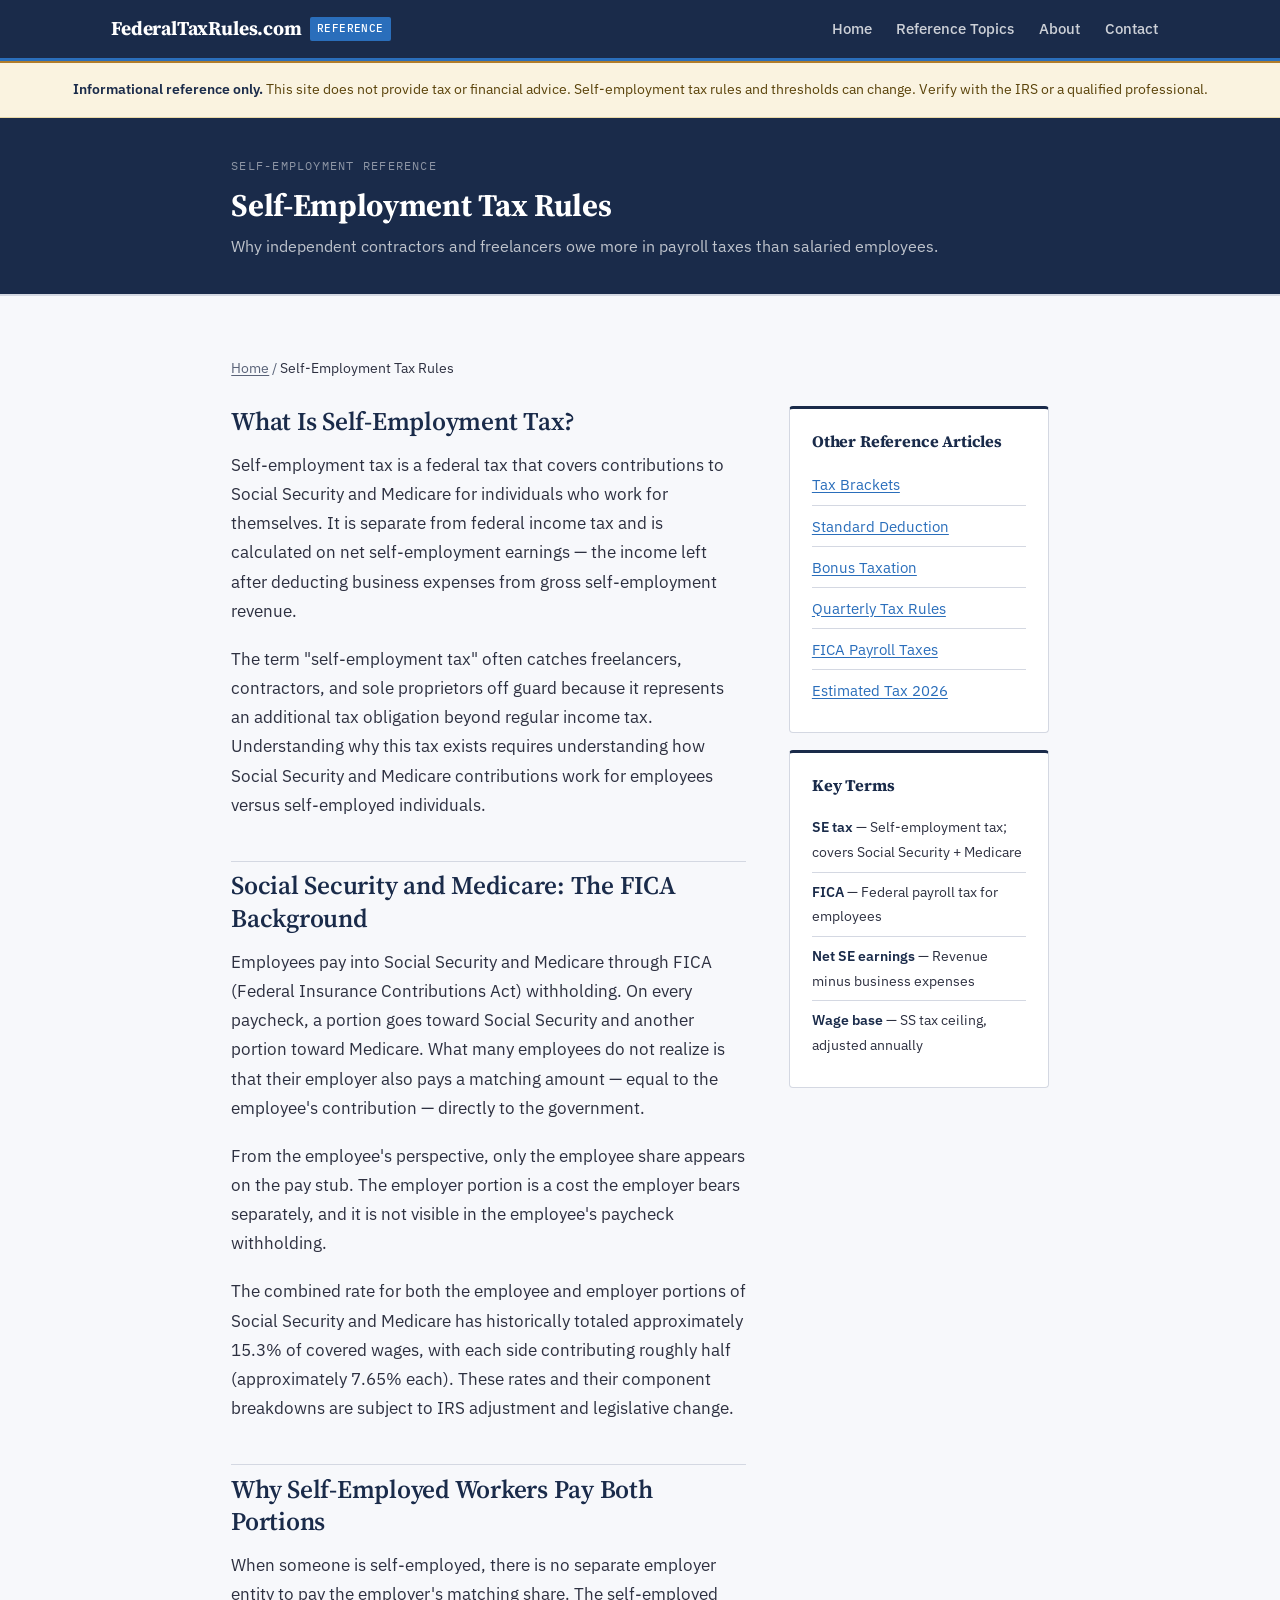
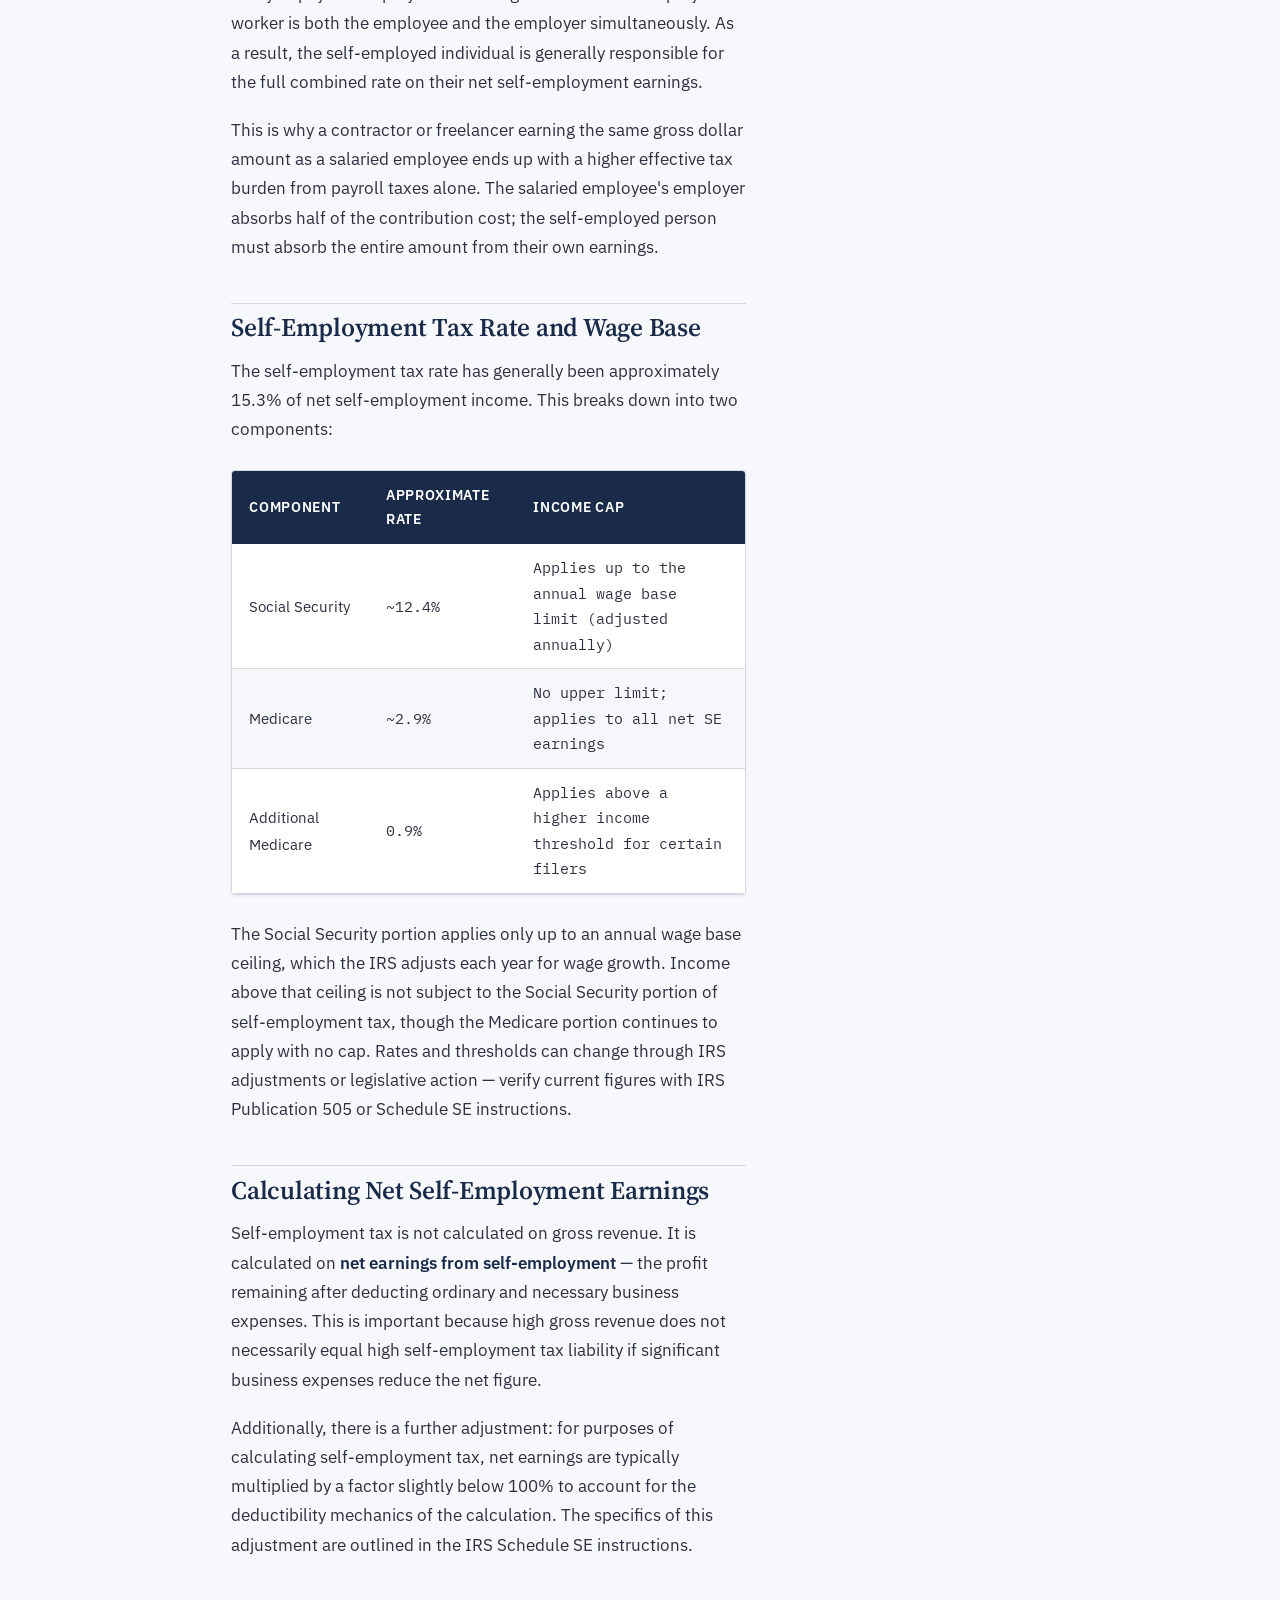
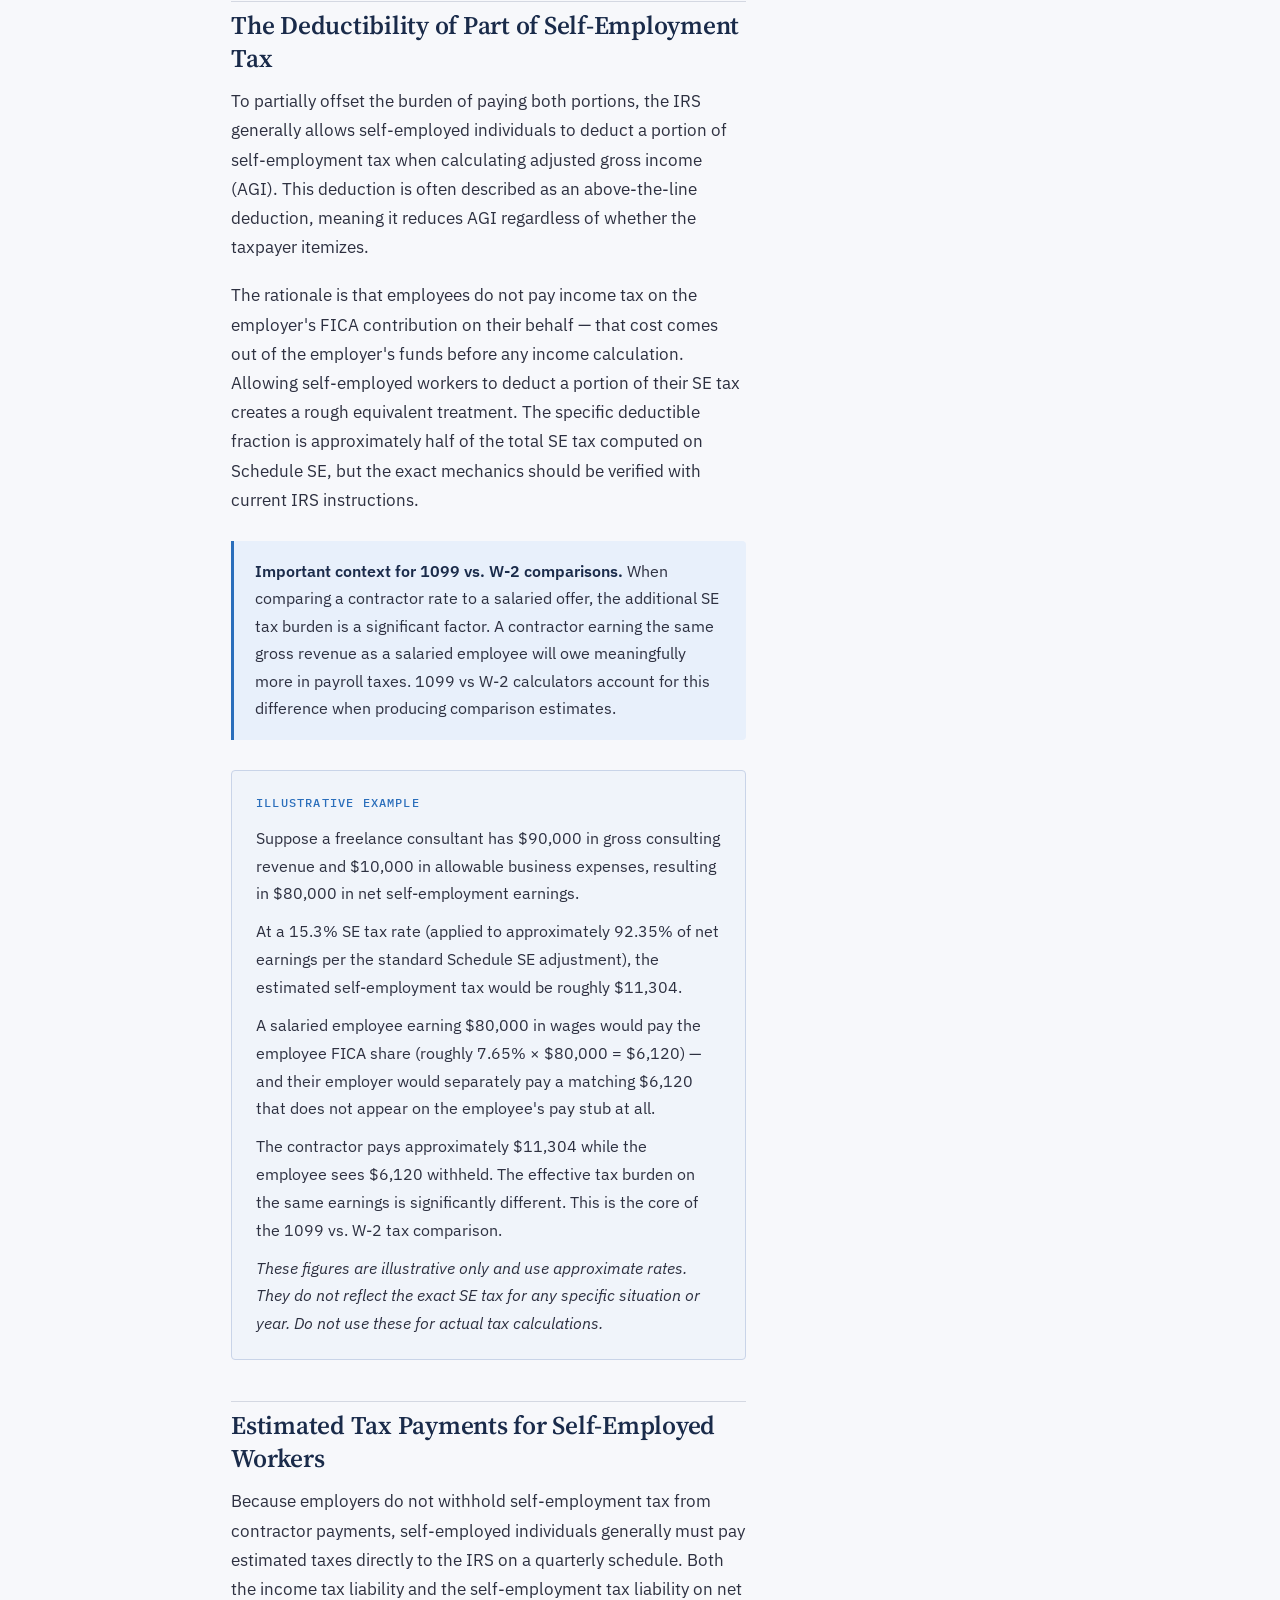
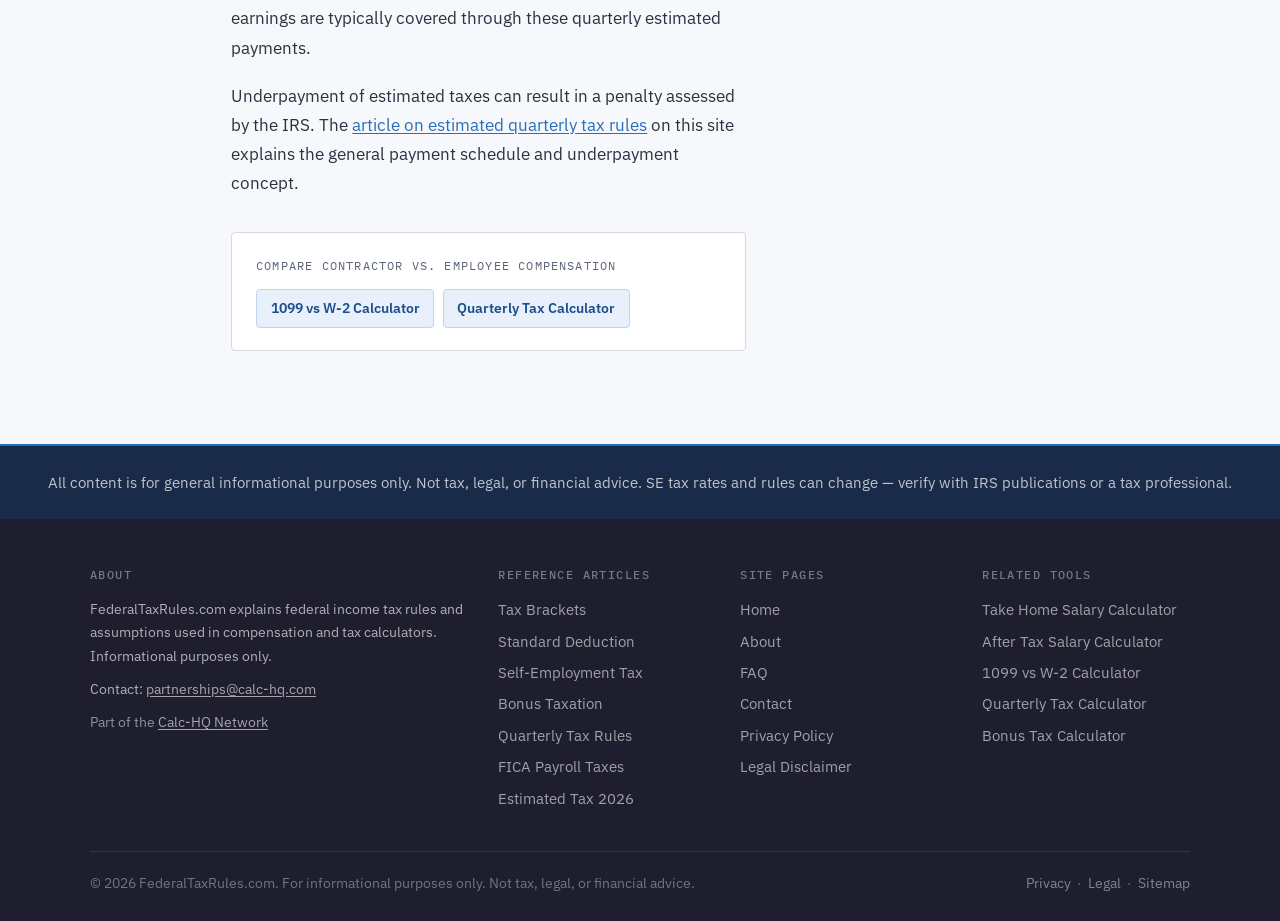
<file: self-employment-tax-rules.html>
<!DOCTYPE html>
<html lang="en">
<head>
  <meta charset="UTF-8">
  <meta name="viewport" content="width=device-width, initial-scale=1.0">
  <title>Self-Employment Tax Rules Explained | FederalTaxRules.com</title>
  <meta name="description" content="How self-employment tax works — what it covers, why freelancers and contractors pay both employee and employer portions, and how it affects take-home pay comparisons.">
  <link rel="canonical" href="https://federaltaxrules.com/self-employment-tax-rules.html">
  <link rel="icon" type="image/svg+xml" href="favicon.svg">
  <link rel="stylesheet" href="styles.css">
  <!-- Google AdSense -->
  <script async src="https://pagead2.googlesyndication.com/pagead/js/adsbygoogle.js?client=ca-pub-7744853829365165" crossorigin="anonymous"></script>
  <script type="application/ld+json">
{
  "@context": "https://schema.org",
  "@type": "Article",
  "headline": "Self-Employment Tax Rules",
  "description": "How self-employment tax works for freelance and contract income, what it covers, and why it differs from wage withholding.",
  "url": "https://federaltaxrules.com/self-employment-tax-rules.html",
  "mainEntityOfPage": {
    "@type": "WebPage",
    "@id": "https://federaltaxrules.com/self-employment-tax-rules.html"
  },
  "author": {
    "@type": "Organization",
    "name": "FederalTaxRules.com",
    "url": "https://federaltaxrules.com",
    "logo": {
      "@type": "ImageObject",
      "url": "https://federaltaxrules.com/favicon.svg"
    }
  },
  "publisher": {
    "@type": "Organization",
    "name": "FederalTaxRules.com",
    "url": "https://federaltaxrules.com",
    "logo": {
      "@type": "ImageObject",
      "url": "https://federaltaxrules.com/favicon.svg"
    }
  },
  "isPartOf": {
    "@type": "WebSite",
    "name": "FederalTaxRules.com",
    "url": "https://federaltaxrules.com"
  }
}
  </script>
</head>
<body>

<header class="site-header">
  <div class="header-inner">
    <a href="index.html" class="site-logo">
      FederalTaxRules.com
      <span class="logo-badge">Reference</span>
    </a>
    <button class="nav-toggle" aria-label="Toggle navigation" onclick="document.querySelector('.site-nav').classList.toggle('open')">☰</button>
    <nav class="site-nav">
      <a href="index.html">Home</a>
      <a href="index.html#reference-topics">Reference Topics</a>
      <a href="about.html">About</a>
      <a href="contact.html">Contact</a>
    </nav>
  </div>
</header>

<div class="disclaimer-bar">
  <strong>Informational reference only.</strong> This site does not provide tax or financial advice. Self-employment tax rules and thresholds can change. Verify with the IRS or a qualified professional.
</div>

<section class="page-hero-sm">
  <div class="container">
    <div style="font-family:var(--font-mono);font-size:0.72rem;color:rgba(255,255,255,0.5);text-transform:uppercase;letter-spacing:0.1em;margin-bottom:0.5rem;">Self-Employment Reference</div>
    <h1>Self-Employment Tax Rules</h1>
    <p>Why independent contractors and freelancers owe more in payroll taxes than salaried employees.</p>
  </div>
</section>

<main class="main-content">
  <div class="container">

    <nav class="breadcrumb"><a href="index.html">Home</a> / <span>Self-Employment Tax Rules</span></nav>

    <div class="layout-with-sidebar">

      <article class="article-prose">

        <h2>What Is Self-Employment Tax?</h2>
        <p>Self-employment tax is a federal tax that covers contributions to Social Security and Medicare for individuals who work for themselves. It is separate from federal income tax and is calculated on net self-employment earnings — the income left after deducting business expenses from gross self-employment revenue.</p>
        <p>The term "self-employment tax" often catches freelancers, contractors, and sole proprietors off guard because it represents an additional tax obligation beyond regular income tax. Understanding why this tax exists requires understanding how Social Security and Medicare contributions work for employees versus self-employed individuals.</p>

        <h2>Social Security and Medicare: The FICA Background</h2>
        <p>Employees pay into Social Security and Medicare through FICA (Federal Insurance Contributions Act) withholding. On every paycheck, a portion goes toward Social Security and another portion toward Medicare. What many employees do not realize is that their employer also pays a matching amount — equal to the employee's contribution — directly to the government.</p>
        <p>From the employee's perspective, only the employee share appears on the pay stub. The employer portion is a cost the employer bears separately, and it is not visible in the employee's paycheck withholding.</p>
        <p>The combined rate for both the employee and employer portions of Social Security and Medicare has historically totaled approximately 15.3% of covered wages, with each side contributing roughly half (approximately 7.65% each). These rates and their component breakdowns are subject to IRS adjustment and legislative change.</p>

        <h2>Why Self-Employed Workers Pay Both Portions</h2>
        <p>When someone is self-employed, there is no separate employer entity to pay the employer's matching share. The self-employed worker is both the employee and the employer simultaneously. As a result, the self-employed individual is generally responsible for the full combined rate on their net self-employment earnings.</p>
        <p>This is why a contractor or freelancer earning the same gross dollar amount as a salaried employee ends up with a higher effective tax burden from payroll taxes alone. The salaried employee's employer absorbs half of the contribution cost; the self-employed person must absorb the entire amount from their own earnings.</p>

        <h2>Self-Employment Tax Rate and Wage Base</h2>
        <p>The self-employment tax rate has generally been approximately 15.3% of net self-employment income. This breaks down into two components:</p>

        <div class="ref-table-wrap">
          <table>
            <thead>
              <tr>
                <th>Component</th>
                <th>Approximate Rate</th>
                <th>Income Cap</th>
              </tr>
            </thead>
            <tbody>
              <tr><td>Social Security</td><td>~12.4%</td><td>Applies up to the annual wage base limit (adjusted annually)</td></tr>
              <tr><td>Medicare</td><td>~2.9%</td><td>No upper limit; applies to all net SE earnings</td></tr>
              <tr><td>Additional Medicare</td><td>0.9%</td><td>Applies above a higher income threshold for certain filers</td></tr>
            </tbody>
          </table>
        </div>

        <p>The Social Security portion applies only up to an annual wage base ceiling, which the IRS adjusts each year for wage growth. Income above that ceiling is not subject to the Social Security portion of self-employment tax, though the Medicare portion continues to apply with no cap. Rates and thresholds can change through IRS adjustments or legislative action — verify current figures with IRS Publication 505 or Schedule SE instructions.</p>

        <h2>Calculating Net Self-Employment Earnings</h2>
        <p>Self-employment tax is not calculated on gross revenue. It is calculated on <strong>net earnings from self-employment</strong> — the profit remaining after deducting ordinary and necessary business expenses. This is important because high gross revenue does not necessarily equal high self-employment tax liability if significant business expenses reduce the net figure.</p>
        <p>Additionally, there is a further adjustment: for purposes of calculating self-employment tax, net earnings are typically multiplied by a factor slightly below 100% to account for the deductibility mechanics of the calculation. The specifics of this adjustment are outlined in the IRS Schedule SE instructions.</p>

        <h2>The Deductibility of Part of Self-Employment Tax</h2>
        <p>To partially offset the burden of paying both portions, the IRS generally allows self-employed individuals to deduct a portion of self-employment tax when calculating adjusted gross income (AGI). This deduction is often described as an above-the-line deduction, meaning it reduces AGI regardless of whether the taxpayer itemizes.</p>
        <p>The rationale is that employees do not pay income tax on the employer's FICA contribution on their behalf — that cost comes out of the employer's funds before any income calculation. Allowing self-employed workers to deduct a portion of their SE tax creates a rough equivalent treatment. The specific deductible fraction is approximately half of the total SE tax computed on Schedule SE, but the exact mechanics should be verified with current IRS instructions.</p>

        <div class="info-box">
          <p><strong>Important context for 1099 vs. W-2 comparisons.</strong> When comparing a contractor rate to a salaried offer, the additional SE tax burden is a significant factor. A contractor earning the same gross revenue as a salaried employee will owe meaningfully more in payroll taxes. 1099 vs W-2 calculators account for this difference when producing comparison estimates.</p>
        </div>

        <div class="example-block">
          <div class="example-label">Illustrative Example</div>
          <p>Suppose a freelance consultant has $90,000 in gross consulting revenue and $10,000 in allowable business expenses, resulting in $80,000 in net self-employment earnings.</p>
          <p>At a 15.3% SE tax rate (applied to approximately 92.35% of net earnings per the standard Schedule SE adjustment), the estimated self-employment tax would be roughly $11,304.</p>
          <p>A salaried employee earning $80,000 in wages would pay the employee FICA share (roughly 7.65% × $80,000 = $6,120) — and their employer would separately pay a matching $6,120 that does not appear on the employee's pay stub at all.</p>
          <p>The contractor pays approximately $11,304 while the employee sees $6,120 withheld. The effective tax burden on the same earnings is significantly different. This is the core of the 1099 vs. W-2 tax comparison.</p>
          <p><em>These figures are illustrative only and use approximate rates. They do not reflect the exact SE tax for any specific situation or year. Do not use these for actual tax calculations.</em></p>
        </div>

        <h2>Estimated Tax Payments for Self-Employed Workers</h2>
        <p>Because employers do not withhold self-employment tax from contractor payments, self-employed individuals generally must pay estimated taxes directly to the IRS on a quarterly schedule. Both the income tax liability and the self-employment tax liability on net earnings are typically covered through these quarterly estimated payments.</p>
        <p>Underpayment of estimated taxes can result in a penalty assessed by the IRS. The <a href="estimated-quarterly-tax-rules.html">article on estimated quarterly tax rules</a> on this site explains the general payment schedule and underpayment concept.</p>

        <div class="calc-links">
          <div class="calc-links-label">Compare contractor vs. employee compensation</div>
          <ul>
            <li><a href="https://1099vsw2calc.com" target="_blank" rel="noopener noreferrer">1099 vs W-2 Calculator</a></li>
            <li><a href="https://quarterlytaxcalc.com" target="_blank" rel="noopener noreferrer">Quarterly Tax Calculator</a></li>
          </ul>
        </div>

      </article>

      <aside>
        <div class="sidebar-box">
          <h4>Other Reference Articles</h4>
          <ul>
            <li><a href="federal-income-tax-brackets.html">Tax Brackets</a></li>
            <li><a href="standard-deduction-explained.html">Standard Deduction</a></li>
            <li><a href="bonus-taxation-explained.html">Bonus Taxation</a></li>
            <li><a href="estimated-quarterly-tax-rules.html">Quarterly Tax Rules</a></li>
            <li><a href="fica-payroll-taxes-2026.html">FICA Payroll Taxes</a></li>
            <li><a href="estimated-tax-payments-2026.html">Estimated Tax 2026</a></li>

          </ul>
        </div>

        <div class="sidebar-box" style="margin-top:1rem;">
          <h4>Key Terms</h4>
          <ul>
            <li style="border-bottom:1px solid var(--rule-line);padding:0.4rem 0;font-size:0.85rem;"><strong>SE tax</strong> — Self-employment tax; covers Social Security + Medicare</li>
            <li style="border-bottom:1px solid var(--rule-line);padding:0.4rem 0;font-size:0.85rem;"><strong>FICA</strong> — Federal payroll tax for employees</li>
            <li style="border-bottom:1px solid var(--rule-line);padding:0.4rem 0;font-size:0.85rem;"><strong>Net SE earnings</strong> — Revenue minus business expenses</li>
            <li style="padding:0.4rem 0;font-size:0.85rem;"><strong>Wage base</strong> — SS tax ceiling, adjusted annually</li>
          </ul>
        </div>
      </aside>

    </div>

  </div>
</main>

<div class="trust-strip">
  All content is for general informational purposes only. Not tax, legal, or financial advice. SE tax rates and rules can change — verify with IRS publications or a tax professional.
</div>

<footer class="site-footer">
  <div class="footer-inner">
    <div class="footer-grid">
      <div class="footer-col">
        <h4>About</h4>
        <p>FederalTaxRules.com explains federal income tax rules and assumptions used in compensation and tax calculators. Informational purposes only.</p>
        <p>Contact: <a href="mailto:partnerships@calc-hq.com" style="color:rgba(255,255,255,0.6)">partnerships@calc-hq.com</a></p>
        <span class="footer-resource-link">Part of the <a href="https://calc-hq.com" target="_blank" rel="noopener noreferrer">Calc-HQ Network</a></span>
      </div>
      <div class="footer-col">
        <h4>Reference Articles</h4>
        <ul>
          <li><a href="federal-income-tax-brackets.html">Tax Brackets</a></li>
          <li><a href="standard-deduction-explained.html">Standard Deduction</a></li>
          <li><a href="self-employment-tax-rules.html">Self-Employment Tax</a></li>
          <li><a href="bonus-taxation-explained.html">Bonus Taxation</a></li>
          <li><a href="estimated-quarterly-tax-rules.html">Quarterly Tax Rules</a></li>
          <li><a href="fica-payroll-taxes-2026.html">FICA Payroll Taxes</a></li>
          <li><a href="estimated-tax-payments-2026.html">Estimated Tax 2026</a></li>


        </ul>
      </div>
      <div class="footer-col">
        <h4>Site Pages</h4>
        <ul>
          <li><a href="index.html">Home</a></li>
          <li><a href="about.html">About</a></li>
          <li><a href="faq.html">FAQ</a></li>
          <li><a href="contact.html">Contact</a></li>
          <li><a href="privacy.html">Privacy Policy</a></li>
          <li><a href="legal.html">Legal Disclaimer</a></li>
        </ul>
      </div>
      <div class="footer-col">
        <h4>Related Tools</h4>
        <ul id="footer-related-tools-list">
          <li><span style="color:rgba(255,255,255,0.3);font-size:0.82rem">Loading…</span></li>
        </ul>
      </div>
    </div>
    <div class="footer-bottom">
      <span>© 2026 FederalTaxRules.com. For informational purposes only. Not tax, legal, or financial advice.</span>
      <span><a href="privacy.html">Privacy</a> &nbsp;·&nbsp; <a href="legal.html">Legal</a> &nbsp;·&nbsp; <a href="sitemap.xml">Sitemap</a></span>
    </div>
  </div>
</footer>

<script src="network.js"></script>
</body>
</html>
</file>
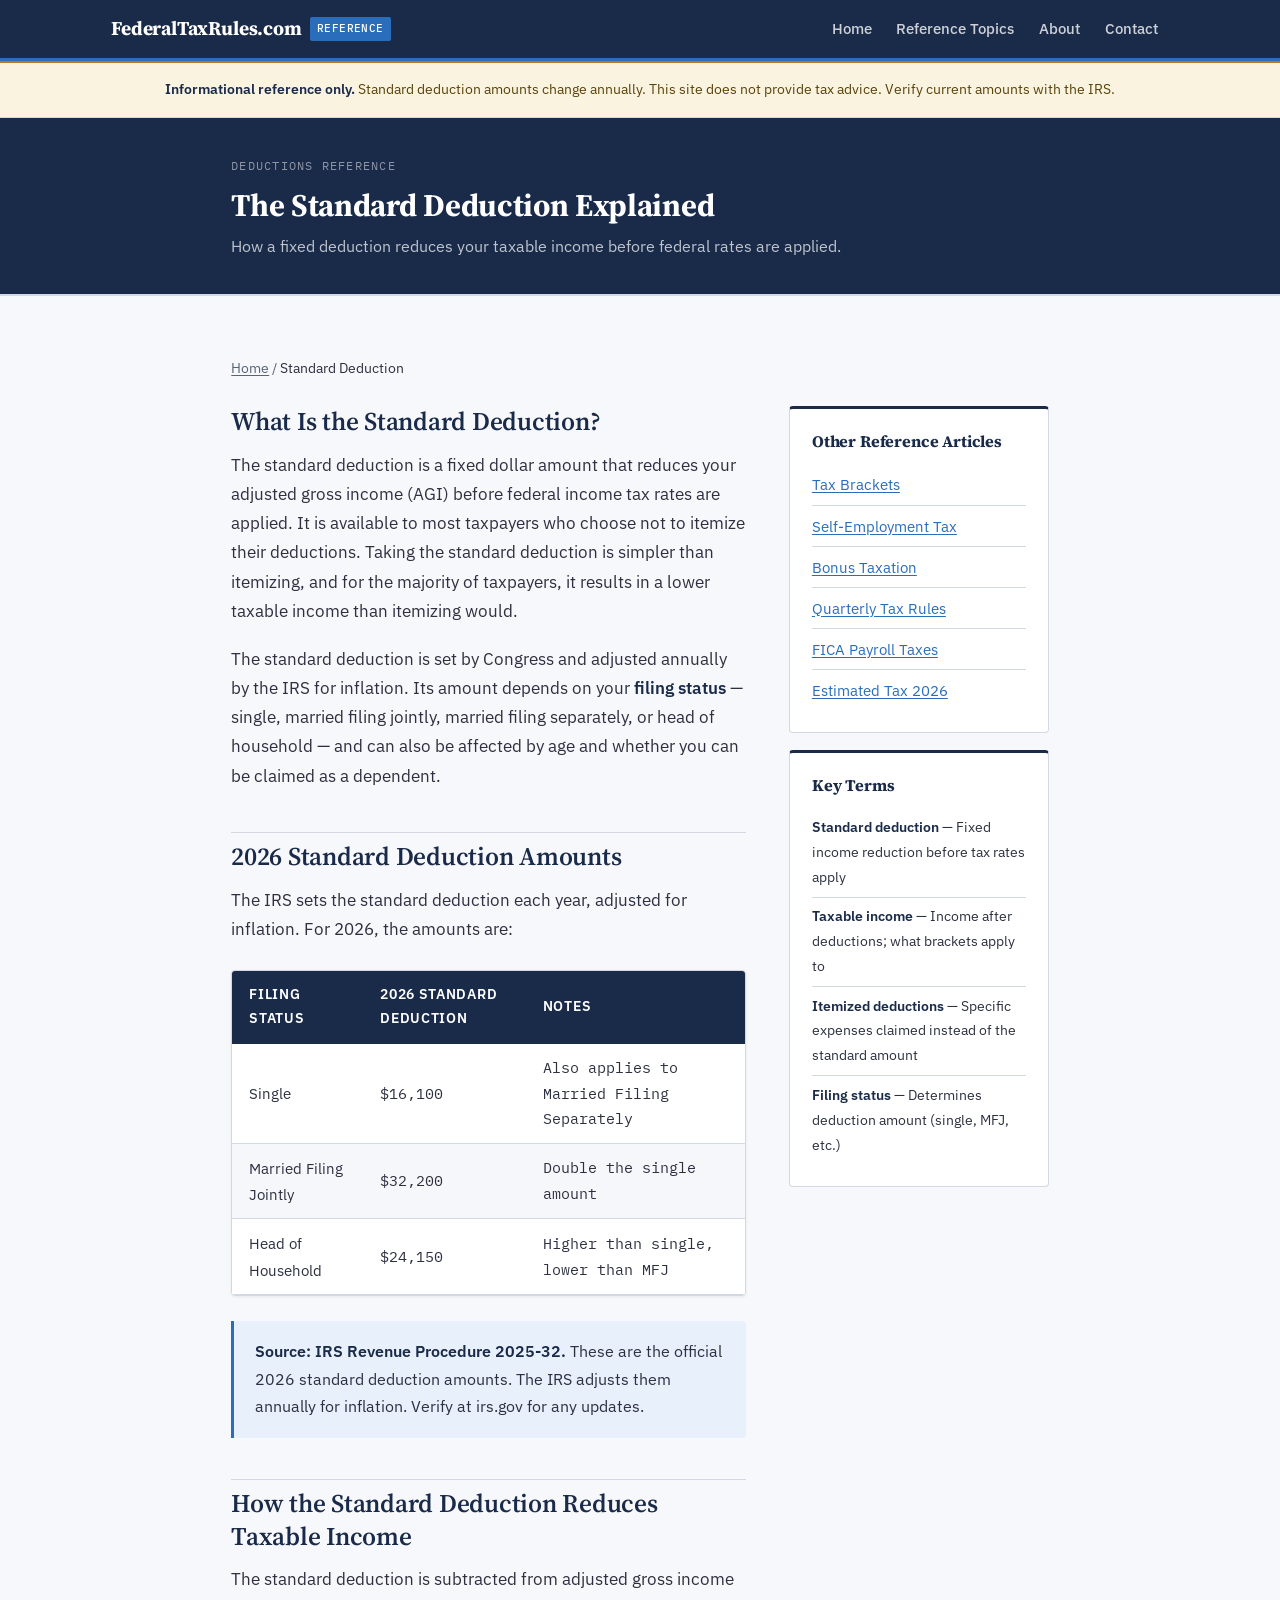
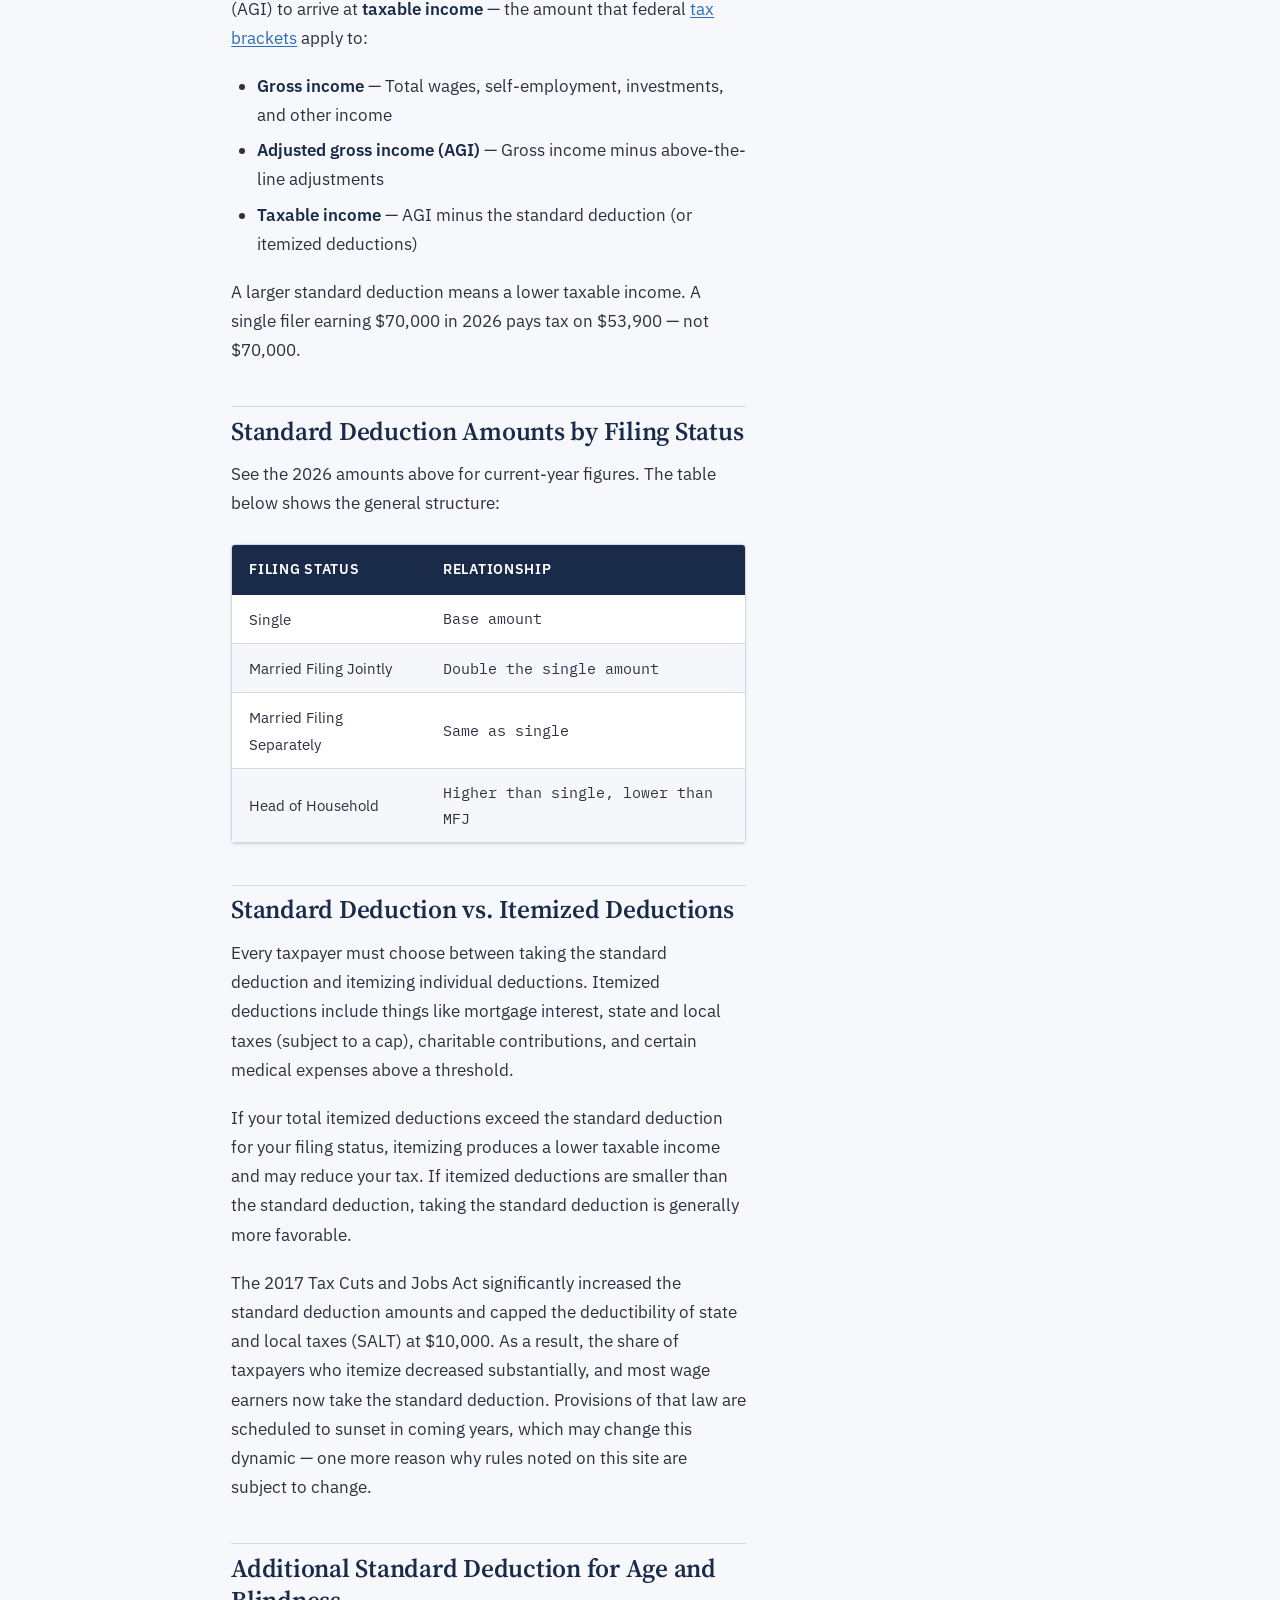
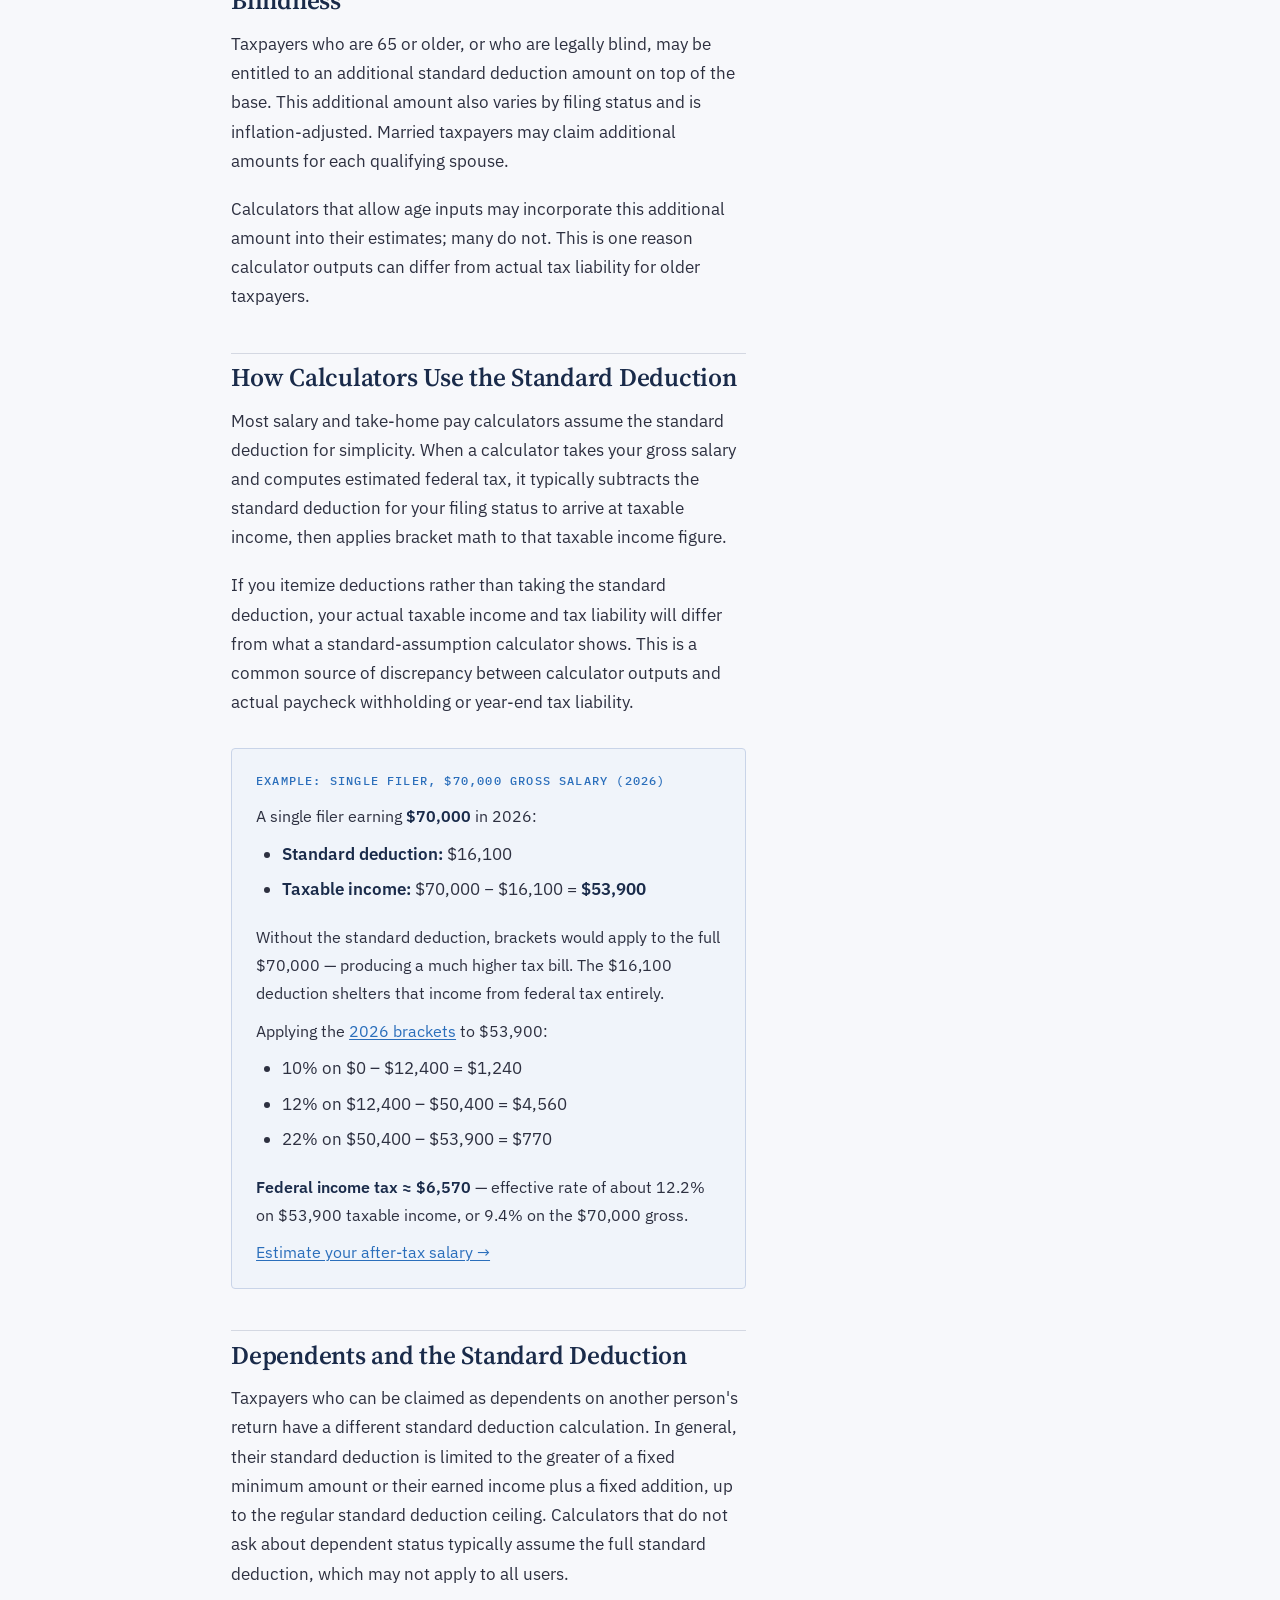
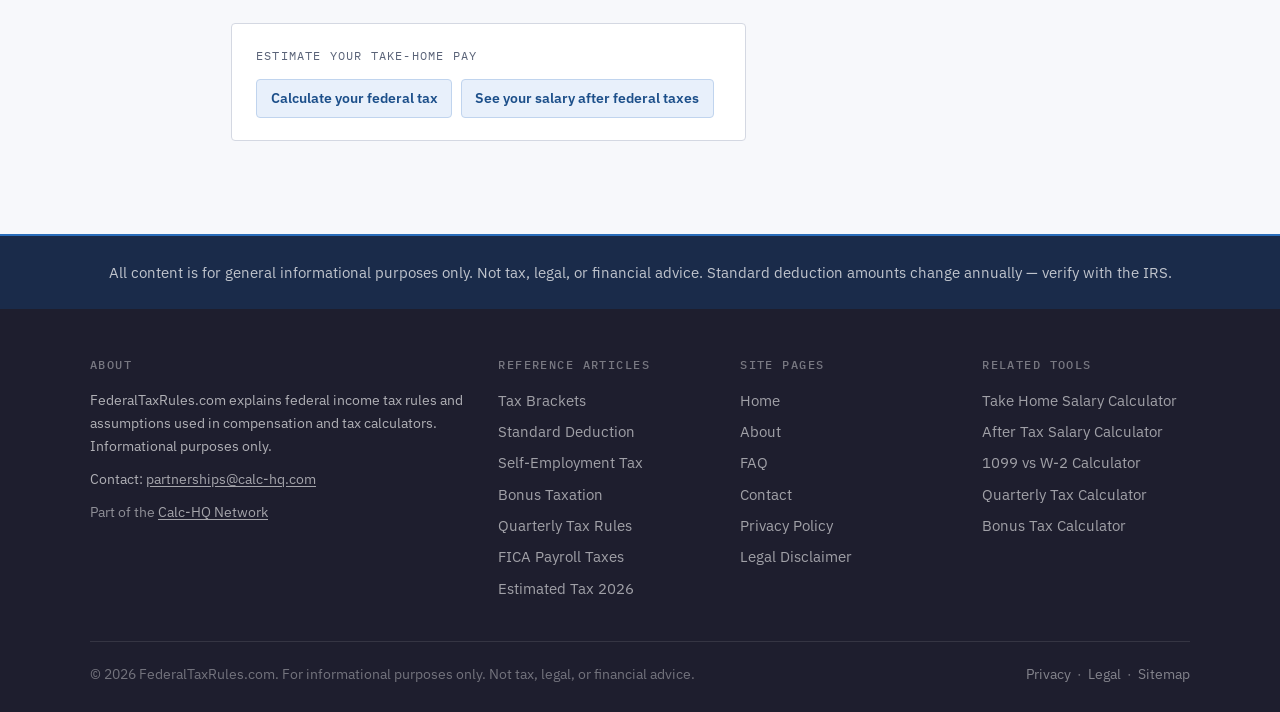
<file: standard-deduction-explained.html>
<!DOCTYPE html>
<html lang="en">
<head>
  <meta charset="UTF-8">
  <meta name="viewport" content="width=device-width, initial-scale=1.0">
  <title>2026 Standard Deduction Amounts | FederalTaxRules.com</title>
  <meta name="description" content="2026 federal standard deduction amounts by filing status — Single $16,100, MFJ $32,200, HOH $24,150 — and how the deduction reduces your taxable income before federal brackets apply.">
  <link rel="canonical" href="https://federaltaxrules.com/standard-deduction-explained.html">
  <link rel="icon" type="image/svg+xml" href="favicon.svg">
  <link rel="stylesheet" href="styles.css">
  <!-- Google AdSense -->
  <script async src="https://pagead2.googlesyndication.com/pagead/js/adsbygoogle.js?client=ca-pub-7744853829365165" crossorigin="anonymous"></script>
  <script type="application/ld+json">
{
  "@context": "https://schema.org",
  "@type": "Article",
  "headline": "Standard Deduction Explained",
  "description": "What the standard deduction is, who can claim it, and how it changes taxable income in federal tax calculations.",
  "url": "https://federaltaxrules.com/standard-deduction-explained.html",
  "mainEntityOfPage": {
    "@type": "WebPage",
    "@id": "https://federaltaxrules.com/standard-deduction-explained.html"
  },
  "author": {
    "@type": "Organization",
    "name": "FederalTaxRules.com",
    "url": "https://federaltaxrules.com",
    "logo": {
      "@type": "ImageObject",
      "url": "https://federaltaxrules.com/favicon.svg"
    }
  },
  "publisher": {
    "@type": "Organization",
    "name": "FederalTaxRules.com",
    "url": "https://federaltaxrules.com",
    "logo": {
      "@type": "ImageObject",
      "url": "https://federaltaxrules.com/favicon.svg"
    }
  },
  "isPartOf": {
    "@type": "WebSite",
    "name": "FederalTaxRules.com",
    "url": "https://federaltaxrules.com"
  }
}
  </script>
</head>
<body>

<header class="site-header">
  <div class="header-inner">
    <a href="index.html" class="site-logo">
      FederalTaxRules.com
      <span class="logo-badge">Reference</span>
    </a>
    <button class="nav-toggle" aria-label="Toggle navigation" onclick="document.querySelector('.site-nav').classList.toggle('open')">☰</button>
    <nav class="site-nav">
      <a href="index.html">Home</a>
      <a href="index.html#reference-topics">Reference Topics</a>
      <a href="about.html">About</a>
      <a href="contact.html">Contact</a>
    </nav>
  </div>
</header>

<div class="disclaimer-bar">
  <strong>Informational reference only.</strong> Standard deduction amounts change annually. This site does not provide tax advice. Verify current amounts with the IRS.
</div>

<section class="page-hero-sm">
  <div class="container">
    <div style="font-family:var(--font-mono);font-size:0.72rem;color:rgba(255,255,255,0.5);text-transform:uppercase;letter-spacing:0.1em;margin-bottom:0.5rem;">Deductions Reference</div>
    <h1>The Standard Deduction Explained</h1>
    <p>How a fixed deduction reduces your taxable income before federal rates are applied.</p>
  </div>
</section>

<main class="main-content">
  <div class="container">

    <nav class="breadcrumb"><a href="index.html">Home</a> / <span>Standard Deduction</span></nav>

    <div class="layout-with-sidebar">

      <article class="article-prose">

        <h2>What Is the Standard Deduction?</h2>
        <p>The standard deduction is a fixed dollar amount that reduces your adjusted gross income (AGI) before federal income tax rates are applied. It is available to most taxpayers who choose not to itemize their deductions. Taking the standard deduction is simpler than itemizing, and for the majority of taxpayers, it results in a lower taxable income than itemizing would.</p>
        <p>The standard deduction is set by Congress and adjusted annually by the IRS for inflation. Its amount depends on your <strong>filing status</strong> — single, married filing jointly, married filing separately, or head of household — and can also be affected by age and whether you can be claimed as a dependent.</p>

        <h2>2026 Standard Deduction Amounts</h2>
        <p>The IRS sets the standard deduction each year, adjusted for inflation. For 2026, the amounts are:</p>

        <div class="ref-table-wrap">
          <table>
            <thead>
              <tr>
                <th>Filing Status</th>
                <th>2026 Standard Deduction</th>
                <th>Notes</th>
              </tr>
            </thead>
            <tbody>
              <tr><td>Single</td><td>$16,100</td><td>Also applies to Married Filing Separately</td></tr>
              <tr><td>Married Filing Jointly</td><td>$32,200</td><td>Double the single amount</td></tr>
              <tr><td>Head of Household</td><td>$24,150</td><td>Higher than single, lower than MFJ</td></tr>
            </tbody>
          </table>
        </div>

        <div class="info-box">
          <p><strong>Source: IRS Revenue Procedure 2025-32.</strong> These are the official 2026 standard deduction amounts. The IRS adjusts them annually for inflation. Verify at irs.gov for any updates.</p>
        </div>

        <h2>How the Standard Deduction Reduces Taxable Income</h2>
        <p>The standard deduction is subtracted from adjusted gross income (AGI) to arrive at <strong>taxable income</strong> — the amount that federal <a href="federal-income-tax-brackets.html">tax brackets</a> apply to:</p>
        <ul>
          <li><strong>Gross income</strong> — Total wages, self-employment, investments, and other income</li>
          <li><strong>Adjusted gross income (AGI)</strong> — Gross income minus above-the-line adjustments</li>
          <li><strong>Taxable income</strong> — AGI minus the standard deduction (or itemized deductions)</li>
        </ul>
        <p>A larger standard deduction means a lower taxable income. A single filer earning $70,000 in 2026 pays tax on $53,900 — not $70,000.</p>

        <h2>Standard Deduction Amounts by Filing Status</h2>
        <p>See the 2026 amounts above for current-year figures. The table below shows the general structure:</p>

        <div class="ref-table-wrap">
          <table>
            <thead>
              <tr>
                <th>Filing Status</th>
                <th>Relationship</th>
              </tr>
            </thead>
            <tbody>
              <tr><td>Single</td><td>Base amount</td></tr>
              <tr><td>Married Filing Jointly</td><td>Double the single amount</td></tr>
              <tr><td>Married Filing Separately</td><td>Same as single</td></tr>
              <tr><td>Head of Household</td><td>Higher than single, lower than MFJ</td></tr>
            </tbody>
          </table>
        </div>

        <h2>Standard Deduction vs. Itemized Deductions</h2>
        <p>Every taxpayer must choose between taking the standard deduction and itemizing individual deductions. Itemized deductions include things like mortgage interest, state and local taxes (subject to a cap), charitable contributions, and certain medical expenses above a threshold.</p>
        <p>If your total itemized deductions exceed the standard deduction for your filing status, itemizing produces a lower taxable income and may reduce your tax. If itemized deductions are smaller than the standard deduction, taking the standard deduction is generally more favorable.</p>
        <p>The 2017 Tax Cuts and Jobs Act significantly increased the standard deduction amounts and capped the deductibility of state and local taxes (SALT) at $10,000. As a result, the share of taxpayers who itemize decreased substantially, and most wage earners now take the standard deduction. Provisions of that law are scheduled to sunset in coming years, which may change this dynamic — one more reason why rules noted on this site are subject to change.</p>

        <h2>Additional Standard Deduction for Age and Blindness</h2>
        <p>Taxpayers who are 65 or older, or who are legally blind, may be entitled to an additional standard deduction amount on top of the base. This additional amount also varies by filing status and is inflation-adjusted. Married taxpayers may claim additional amounts for each qualifying spouse.</p>
        <p>Calculators that allow age inputs may incorporate this additional amount into their estimates; many do not. This is one reason calculator outputs can differ from actual tax liability for older taxpayers.</p>

        <h2>How Calculators Use the Standard Deduction</h2>
        <p>Most salary and take-home pay calculators assume the standard deduction for simplicity. When a calculator takes your gross salary and computes estimated federal tax, it typically subtracts the standard deduction for your filing status to arrive at taxable income, then applies bracket math to that taxable income figure.</p>
        <p>If you itemize deductions rather than taking the standard deduction, your actual taxable income and tax liability will differ from what a standard-assumption calculator shows. This is a common source of discrepancy between calculator outputs and actual paycheck withholding or year-end tax liability.</p>

        <div class="example-block">
          <div class="example-label">Example: Single Filer, $70,000 Gross Salary (2026)</div>
          <p>A single filer earning <strong>$70,000</strong> in 2026:</p>
          <ul>
            <li><strong>Standard deduction:</strong> $16,100</li>
            <li><strong>Taxable income:</strong> $70,000 − $16,100 = <strong>$53,900</strong></li>
          </ul>
          <p>Without the standard deduction, brackets would apply to the full $70,000 — producing a much higher tax bill. The $16,100 deduction shelters that income from federal tax entirely.</p>
          <p>Applying the <a href="federal-income-tax-brackets.html">2026 brackets</a> to $53,900:</p>
          <ul>
            <li>10% on $0 – $12,400 = $1,240</li>
            <li>12% on $12,400 – $50,400 = $4,560</li>
            <li>22% on $50,400 – $53,900 = $770</li>
          </ul>
          <p><strong>Federal income tax ≈ $6,570</strong> — effective rate of about 12.2% on $53,900 taxable income, or 9.4% on the $70,000 gross.</p>
          <p><a href="https://aftertaxsalarycalc.com" target="_blank" rel="noopener noreferrer">Estimate your after-tax salary →</a></p>
        </div>

        <h2>Dependents and the Standard Deduction</h2>
        <p>Taxpayers who can be claimed as dependents on another person's return have a different standard deduction calculation. In general, their standard deduction is limited to the greater of a fixed minimum amount or their earned income plus a fixed addition, up to the regular standard deduction ceiling. Calculators that do not ask about dependent status typically assume the full standard deduction, which may not apply to all users.</p>

        <div class="calc-links">
          <div class="calc-links-label">Estimate your take-home pay</div>
          <ul>
            <li><a href="https://takehomesalarycalc.com" target="_blank" rel="noopener noreferrer">Calculate your federal tax</a></li>
            <li><a href="https://aftertaxsalarycalc.com" target="_blank" rel="noopener noreferrer">See your salary after federal taxes</a></li>
          </ul>
        </div>

      </article>

      <aside>
        <div class="sidebar-box">
          <h4>Other Reference Articles</h4>
          <ul>
            <li><a href="federal-income-tax-brackets.html">Tax Brackets</a></li>
            <li><a href="self-employment-tax-rules.html">Self-Employment Tax</a></li>
            <li><a href="bonus-taxation-explained.html">Bonus Taxation</a></li>
            <li><a href="estimated-quarterly-tax-rules.html">Quarterly Tax Rules</a></li>
            <li><a href="fica-payroll-taxes-2026.html">FICA Payroll Taxes</a></li>
            <li><a href="estimated-tax-payments-2026.html">Estimated Tax 2026</a></li>

          </ul>
        </div>

        <div class="sidebar-box" style="margin-top:1rem;">
          <h4>Key Terms</h4>
          <ul>
            <li style="border-bottom:1px solid var(--rule-line);padding:0.4rem 0;font-size:0.85rem;"><strong>Standard deduction</strong> — Fixed income reduction before tax rates apply</li>
            <li style="border-bottom:1px solid var(--rule-line);padding:0.4rem 0;font-size:0.85rem;"><strong>Taxable income</strong> — Income after deductions; what brackets apply to</li>
            <li style="border-bottom:1px solid var(--rule-line);padding:0.4rem 0;font-size:0.85rem;"><strong>Itemized deductions</strong> — Specific expenses claimed instead of the standard amount</li>
            <li style="padding:0.4rem 0;font-size:0.85rem;"><strong>Filing status</strong> — Determines deduction amount (single, MFJ, etc.)</li>
          </ul>
        </div>
      </aside>

    </div>

  </div>
</main>

<div class="trust-strip">
  All content is for general informational purposes only. Not tax, legal, or financial advice. Standard deduction amounts change annually — verify with the IRS.
</div>

<footer class="site-footer">
  <div class="footer-inner">
    <div class="footer-grid">
      <div class="footer-col">
        <h4>About</h4>
        <p>FederalTaxRules.com explains federal income tax rules and assumptions used in compensation and tax calculators. Informational purposes only.</p>
        <p>Contact: <a href="mailto:partnerships@calc-hq.com" style="color:rgba(255,255,255,0.6)">partnerships@calc-hq.com</a></p>
        <span class="footer-resource-link">Part of the <a href="https://calc-hq.com" target="_blank" rel="noopener noreferrer">Calc-HQ Network</a></span>
      </div>
      <div class="footer-col">
        <h4>Reference Articles</h4>
        <ul>
          <li><a href="federal-income-tax-brackets.html">Tax Brackets</a></li>
          <li><a href="standard-deduction-explained.html">Standard Deduction</a></li>
          <li><a href="self-employment-tax-rules.html">Self-Employment Tax</a></li>
          <li><a href="bonus-taxation-explained.html">Bonus Taxation</a></li>
          <li><a href="estimated-quarterly-tax-rules.html">Quarterly Tax Rules</a></li>
          <li><a href="fica-payroll-taxes-2026.html">FICA Payroll Taxes</a></li>
          <li><a href="estimated-tax-payments-2026.html">Estimated Tax 2026</a></li>


        </ul>
      </div>
      <div class="footer-col">
        <h4>Site Pages</h4>
        <ul>
          <li><a href="index.html">Home</a></li>
          <li><a href="about.html">About</a></li>
          <li><a href="faq.html">FAQ</a></li>
          <li><a href="contact.html">Contact</a></li>
          <li><a href="privacy.html">Privacy Policy</a></li>
          <li><a href="legal.html">Legal Disclaimer</a></li>
        </ul>
      </div>
      <div class="footer-col">
        <h4>Related Tools</h4>
        <ul id="footer-related-tools-list">
          <li><span style="color:rgba(255,255,255,0.3);font-size:0.82rem">Loading…</span></li>
        </ul>
      </div>
    </div>
    <div class="footer-bottom">
      <span>© 2026 FederalTaxRules.com. For informational purposes only. Not tax, legal, or financial advice.</span>
      <span><a href="privacy.html">Privacy</a> &nbsp;·&nbsp; <a href="legal.html">Legal</a> &nbsp;·&nbsp; <a href="sitemap.xml">Sitemap</a></span>
    </div>
  </div>
</footer>

<script src="network.js"></script>
</body>
</html>
</file>
<file: styles.css>
/* ============================================================
   FederalTaxRules.com — Main Stylesheet
   Static Reference Site | Clean Utilitarian Design
   ============================================================ */

@import url('https://fonts.googleapis.com/css2?family=Source+Serif+4:ital,opsz,wght@0,8..60,300;0,8..60,400;0,8..60,600;0,8..60,700;1,8..60,400&family=IBM+Plex+Sans:wght@400;500;600&family=IBM+Plex+Mono:wght@400;500&display=swap');

/* --- Variables --- */
:root {
  --navy: #1a2b4a;
  --navy-mid: #243660;
  --ink: #1e1e2e;
  --body-text: #2d3040;
  --muted: #5a6378;
  --rule-line: #d4d8e2;
  --bg: #f7f8fb;
  --white: #ffffff;
  --accent: #2a6ebb;
  --accent-dark: #1c4f8a;
  --accent-light: #e8f0fb;
  --gold: #b07c2a;
  --gold-light: #faf3e0;
  --success: #1e7a4a;
  --font-serif: 'Source Serif 4', Georgia, serif;
  --font-sans: 'IBM Plex Sans', system-ui, sans-serif;
  --font-mono: 'IBM Plex Mono', monospace;
  --max-w: 860px;
  --max-w-wide: 1100px;
  --radius: 4px;
  --shadow-sm: 0 1px 3px rgba(26,43,74,0.08);
  --shadow-md: 0 3px 12px rgba(26,43,74,0.12);
}

/* --- Reset & Base --- */
*, *::before, *::after { box-sizing: border-box; margin: 0; padding: 0; }

html { font-size: 17px; scroll-behavior: smooth; }

body {
  font-family: var(--font-sans);
  font-size: 1rem;
  line-height: 1.72;
  color: var(--body-text);
  background: var(--bg);
  -webkit-font-smoothing: antialiased;
}

a { color: var(--accent); text-decoration: underline; text-underline-offset: 2px; }
a:hover { color: var(--accent-dark); }

img { max-width: 100%; display: block; }

h1, h2, h3, h4 {
  font-family: var(--font-serif);
  color: var(--navy);
  line-height: 1.28;
  letter-spacing: -0.01em;
}

h1 { font-size: 2.1rem; font-weight: 700; }
h2 { font-size: 1.5rem; font-weight: 600; margin-top: 2.2rem; margin-bottom: 0.7rem; }
h3 { font-size: 1.15rem; font-weight: 600; margin-top: 1.6rem; margin-bottom: 0.5rem; }

p { margin-bottom: 1.1rem; }
p:last-child { margin-bottom: 0; }

ul, ol { padding-left: 1.5rem; margin-bottom: 1.1rem; }
li { margin-bottom: 0.35rem; }

strong { font-weight: 600; color: var(--navy); }
em { font-style: italic; }

code, .mono {
  font-family: var(--font-mono);
  font-size: 0.88em;
  background: #eef1f7;
  padding: 0.1em 0.35em;
  border-radius: 2px;
  color: var(--navy-mid);
}

hr {
  border: none;
  border-top: 1px solid var(--rule-line);
  margin: 2rem 0;
}

/* --- Layout Wrappers --- */
.container {
  max-width: var(--max-w);
  margin: 0 auto;
  padding: 0 1.25rem;
}

.container-wide {
  max-width: var(--max-w-wide);
  margin: 0 auto;
  padding: 0 1.25rem;
}

/* --- Site Header --- */
.site-header {
  background: var(--navy);
  border-bottom: 3px solid var(--accent);
  position: sticky;
  top: 0;
  z-index: 100;
}

.header-inner {
  display: flex;
  align-items: center;
  justify-content: space-between;
  max-width: var(--max-w-wide);
  margin: 0 auto;
  padding: 0 1.25rem;
  height: 58px;
}

.site-logo {
  font-family: var(--font-serif);
  font-size: 1.15rem;
  font-weight: 700;
  color: #fff;
  text-decoration: none;
  letter-spacing: -0.01em;
  display: flex;
  align-items: center;
  gap: 0.5rem;
}

.site-logo .logo-badge {
  background: var(--accent);
  color: #fff;
  font-family: var(--font-mono);
  font-size: 0.65rem;
  font-weight: 500;
  padding: 0.12rem 0.4rem;
  border-radius: 2px;
  letter-spacing: 0.04em;
  text-transform: uppercase;
}

.site-nav {
  display: flex;
  align-items: center;
  gap: 0.15rem;
}

.site-nav a {
  color: rgba(255,255,255,0.78);
  text-decoration: none;
  font-size: 0.88rem;
  font-weight: 500;
  padding: 0.35rem 0.65rem;
  border-radius: var(--radius);
  transition: background 0.15s, color 0.15s;
}

.site-nav a:hover,
.site-nav a.active {
  color: #fff;
  background: rgba(255,255,255,0.1);
}

/* --- Mobile Nav Toggle --- */
.nav-toggle {
  display: none;
  background: none;
  border: 1px solid rgba(255,255,255,0.3);
  border-radius: var(--radius);
  color: #fff;
  font-size: 1.25rem;
  padding: 0.25rem 0.55rem;
  cursor: pointer;
  line-height: 1;
}

/* --- Hero / Page Header --- */
.page-hero {
  background: linear-gradient(135deg, var(--navy) 0%, var(--navy-mid) 100%);
  padding: 3.5rem 1.25rem 3rem;
  text-align: center;
  border-bottom: 3px solid var(--accent);
}

.page-hero .hero-eyebrow {
  font-family: var(--font-mono);
  font-size: 0.75rem;
  font-weight: 500;
  color: rgba(255,255,255,0.6);
  letter-spacing: 0.1em;
  text-transform: uppercase;
  margin-bottom: 0.75rem;
}

.page-hero h1 {
  color: #fff;
  font-size: 2.4rem;
  max-width: 680px;
  margin: 0 auto 1rem;
  line-height: 1.2;
}

.page-hero p.hero-sub {
  color: rgba(255,255,255,0.78);
  font-size: 1.05rem;
  max-width: 560px;
  margin: 0 auto;
  line-height: 1.6;
}

.page-hero-sm {
  background: var(--navy);
  padding: 2.2rem 1.25rem 2rem;
  border-bottom: 2px solid var(--rule-line);
}

.page-hero-sm h1 {
  color: #fff;
  font-size: 1.85rem;
  margin-bottom: 0.4rem;
}

.page-hero-sm p {
  color: rgba(255,255,255,0.72);
  margin: 0;
  font-size: 0.97rem;
}

/* --- Main Content Area --- */
.main-content {
  padding: 2.8rem 0 3.5rem;
}

/* --- Article Grid (Homepage) --- */
.article-grid {
  display: grid;
  grid-template-columns: repeat(auto-fill, minmax(280px, 1fr));
  gap: 1.25rem;
  margin-top: 1.5rem;
}

.article-card {
  background: var(--white);
  border: 1px solid var(--rule-line);
  border-top: 3px solid var(--accent);
  border-radius: var(--radius);
  padding: 1.4rem 1.4rem 1.2rem;
  text-decoration: none;
  display: flex;
  flex-direction: column;
  transition: box-shadow 0.18s, border-top-color 0.18s;
  box-shadow: var(--shadow-sm);
}

.article-card:hover {
  box-shadow: var(--shadow-md);
  border-top-color: var(--gold);
  text-decoration: none;
}

.article-card .card-tag {
  font-family: var(--font-mono);
  font-size: 0.68rem;
  color: var(--muted);
  text-transform: uppercase;
  letter-spacing: 0.08em;
  margin-bottom: 0.6rem;
}

.article-card h3 {
  font-family: var(--font-serif);
  font-size: 1.05rem;
  color: var(--navy);
  margin: 0 0 0.5rem;
  font-weight: 600;
  line-height: 1.35;
}

.article-card p {
  font-size: 0.9rem;
  color: var(--muted);
  margin: 0 0 1rem;
  flex: 1;
  line-height: 1.55;
}

.card-link-text {
  font-size: 0.85rem;
  font-weight: 600;
  color: var(--accent);
  margin-top: auto;
}

/* --- Content Sections --- */
.section {
  margin-bottom: 3rem;
}

.section-label {
  font-family: var(--font-mono);
  font-size: 0.72rem;
  font-weight: 500;
  color: var(--muted);
  text-transform: uppercase;
  letter-spacing: 0.1em;
  margin-bottom: 0.6rem;
  display: flex;
  align-items: center;
  gap: 0.5rem;
}

.section-label::after {
  content: '';
  flex: 1;
  height: 1px;
  background: var(--rule-line);
  max-width: 80px;
}

/* --- Info Boxes --- */
.info-box {
  background: var(--accent-light);
  border-left: 3px solid var(--accent);
  border-radius: 0 var(--radius) var(--radius) 0;
  padding: 1rem 1.2rem;
  margin: 1.5rem 0;
  font-size: 0.94rem;
}

.info-box.warning {
  background: var(--gold-light);
  border-left-color: var(--gold);
}

.info-box p { margin: 0; }
.info-box strong { color: var(--navy); }

/* --- Example Scenarios --- */
.example-block {
  background: #f0f4fa;
  border: 1px solid #c9d4e8;
  border-radius: var(--radius);
  padding: 1.3rem 1.4rem;
  margin: 1.8rem 0;
}

.example-block .example-label {
  font-family: var(--font-mono);
  font-size: 0.7rem;
  text-transform: uppercase;
  letter-spacing: 0.1em;
  color: var(--accent);
  font-weight: 500;
  margin-bottom: 0.6rem;
}

.example-block p { font-size: 0.95rem; margin-bottom: 0.6rem; }
.example-block p:last-child { margin-bottom: 0; }

/* --- Reference Table --- */
.ref-table-wrap {
  overflow-x: auto;
  margin: 1.5rem 0;
  border-radius: var(--radius);
  border: 1px solid var(--rule-line);
  box-shadow: var(--shadow-sm);
}

table {
  width: 100%;
  border-collapse: collapse;
  font-size: 0.92rem;
  background: var(--white);
}

thead th {
  background: var(--navy);
  color: #fff;
  font-family: var(--font-sans);
  font-weight: 600;
  font-size: 0.82rem;
  text-transform: uppercase;
  letter-spacing: 0.05em;
  padding: 0.75rem 1rem;
  text-align: left;
}

tbody tr:nth-child(even) { background: #f5f7fb; }
tbody tr:hover { background: var(--accent-light); }

td {
  padding: 0.65rem 1rem;
  border-bottom: 1px solid var(--rule-line);
  color: var(--body-text);
  font-family: var(--font-mono);
  font-size: 0.87rem;
}

td:first-child {
  font-family: var(--font-sans);
  font-size: 0.9rem;
}

/* --- Calculator CTA Links --- */
.calc-links {
  background: var(--white);
  border: 1px solid var(--rule-line);
  border-radius: var(--radius);
  padding: 1.3rem 1.4rem;
  margin: 2rem 0;
}

.calc-links .calc-links-label {
  font-family: var(--font-mono);
  font-size: 0.7rem;
  text-transform: uppercase;
  letter-spacing: 0.1em;
  color: var(--muted);
  margin-bottom: 0.75rem;
}

.calc-links ul {
  list-style: none;
  padding: 0;
  margin: 0;
  display: flex;
  flex-wrap: wrap;
  gap: 0.5rem;
}

.calc-links ul li { margin: 0; }

.calc-links ul li a {
  display: inline-block;
  background: var(--accent-light);
  color: var(--accent-dark);
  font-size: 0.85rem;
  font-weight: 600;
  padding: 0.35rem 0.8rem;
  border-radius: var(--radius);
  text-decoration: none;
  border: 1px solid #c0d4ee;
  transition: background 0.15s, color 0.15s;
}

.calc-links ul li a:hover {
  background: var(--accent);
  color: #fff;
  border-color: var(--accent);
}

/* --- FAQ List --- */
.faq-list { list-style: none; padding: 0; margin: 0; }

.faq-list .faq-item {
  border-bottom: 1px solid var(--rule-line);
  padding: 1.4rem 0;
}

.faq-list .faq-item:first-child { padding-top: 0; }
.faq-list .faq-item:last-child { border-bottom: none; }

.faq-list .faq-q {
  font-family: var(--font-serif);
  font-size: 1.05rem;
  font-weight: 600;
  color: var(--navy);
  margin-bottom: 0.5rem;
}

.faq-list .faq-a {
  font-size: 0.95rem;
  color: var(--body-text);
  line-height: 1.65;
}

/* --- Trust Strip --- */
.trust-strip {
  background: var(--navy);
  padding: 1.4rem 1.25rem;
  text-align: center;
  color: rgba(255,255,255,0.72);
  font-size: 0.87rem;
  border-top: 2px solid var(--accent);
}

.trust-strip strong { color: rgba(255,255,255,0.92); }

/* --- Disclaimer Bar --- */
.disclaimer-bar {
  background: var(--gold-light);
  border-top: 2px solid var(--gold);
  border-bottom: 1px solid #e8d8a8;
  padding: 0.85rem 1.25rem;
  font-size: 0.85rem;
  color: #5a430a;
  text-align: center;
}

/* --- Page Nav (breadcrumb style) --- */
.breadcrumb {
  font-size: 0.83rem;
  color: var(--muted);
  padding: 0.75rem 0 0;
  margin-bottom: 1.5rem;
}

.breadcrumb a { color: var(--muted); }
.breadcrumb a:hover { color: var(--accent); }
.breadcrumb span { color: var(--body-text); }

/* --- Article Prose Styles --- */
.article-prose h2 {
  padding-top: 0.5rem;
  border-top: 1px solid var(--rule-line);
  margin-top: 2.4rem;
}

.article-prose h2:first-child { border-top: none; margin-top: 0; padding-top: 0; }

/* --- Sidebar Layout (article pages) --- */
.layout-with-sidebar {
  display: grid;
  grid-template-columns: 1fr 260px;
  gap: 2.5rem;
  align-items: start;
}

.sidebar-box {
  background: var(--white);
  border: 1px solid var(--rule-line);
  border-top: 3px solid var(--navy);
  border-radius: var(--radius);
  padding: 1.3rem;
  font-size: 0.9rem;
  position: sticky;
  top: 78px;
}

.sidebar-box h4 {
  font-family: var(--font-serif);
  font-size: 0.95rem;
  color: var(--navy);
  margin-bottom: 0.75rem;
}

.sidebar-box ul {
  list-style: none;
  padding: 0;
  margin: 0;
}

.sidebar-box ul li {
  border-bottom: 1px solid var(--rule-line);
  padding: 0.4rem 0;
  margin: 0;
}

.sidebar-box ul li:last-child { border-bottom: none; }
.sidebar-box ul li a { font-size: 0.87rem; color: var(--accent); }

/* --- Footer --- */
.site-footer {
  background: var(--ink);
  color: rgba(255,255,255,0.65);
  font-size: 0.87rem;
  padding: 2.8rem 1.25rem 1.5rem;
  margin-top: 0;
}

.footer-inner {
  max-width: var(--max-w-wide);
  margin: 0 auto;
}

.footer-grid {
  display: grid;
  grid-template-columns: 1.8fr 1fr 1fr 1fr;
  gap: 2rem;
  margin-bottom: 2rem;
}

.footer-col h4 {
  font-family: var(--font-mono);
  font-size: 0.7rem;
  text-transform: uppercase;
  letter-spacing: 0.12em;
  color: rgba(255,255,255,0.4);
  margin-bottom: 0.9rem;
  font-weight: 500;
}

.footer-col p {
  font-size: 0.85rem;
  line-height: 1.6;
  margin-bottom: 0.6rem;
}

.footer-col ul {
  list-style: none;
  padding: 0;
  margin: 0;
}

.footer-col ul li { margin-bottom: 0.35rem; }

.footer-col ul li a {
  color: rgba(255,255,255,0.58);
  text-decoration: none;
  font-size: 0.87rem;
  transition: color 0.15s;
}

.footer-col ul li a:hover { color: rgba(255,255,255,0.9); }

.footer-related-tools { margin-top: 0.3rem; }

#footer-related-tools-list {
  list-style: none;
  padding: 0;
  margin: 0;
}

#footer-related-tools-list li { margin-bottom: 0.35rem; }

#footer-related-tools-list li a {
  color: rgba(255,255,255,0.58);
  text-decoration: none;
  font-size: 0.87rem;
  transition: color 0.15s;
}

#footer-related-tools-list li a:hover { color: rgba(255,255,255,0.9); }

.footer-bottom {
  border-top: 1px solid rgba(255,255,255,0.1);
  padding-top: 1.2rem;
  display: flex;
  justify-content: space-between;
  align-items: center;
  flex-wrap: wrap;
  gap: 0.5rem;
  font-size: 0.8rem;
  color: rgba(255,255,255,0.38);
}

.footer-bottom a {
  color: rgba(255,255,255,0.45);
  text-decoration: none;
}

.footer-bottom a:hover { color: rgba(255,255,255,0.75); }

.footer-resource-link {
  color: rgba(255,255,255,0.5);
  font-size: 0.83rem;
  margin-top: 0.4rem;
  display: block;
}

.footer-resource-link a {
  color: rgba(255,255,255,0.6);
  text-decoration: underline;
}

/* --- Homepage specific --- */
.home-intro-grid {
  display: grid;
  grid-template-columns: 1fr 1fr;
  gap: 1.5rem;
  margin-top: 1.5rem;
}

.home-block {
  background: var(--white);
  border: 1px solid var(--rule-line);
  border-radius: var(--radius);
  padding: 1.4rem;
}

.home-block h3 {
  font-size: 1.05rem;
  margin-top: 0;
  margin-bottom: 0.5rem;
}

.home-block p { font-size: 0.92rem; }

/* --- Responsive --- */
@media (max-width: 820px) {
  .layout-with-sidebar {
    grid-template-columns: 1fr;
  }
  .sidebar-box { position: static; }

  .footer-grid {
    grid-template-columns: 1fr 1fr;
    gap: 1.5rem;
  }

  .home-intro-grid {
    grid-template-columns: 1fr;
  }

  h1 { font-size: 1.7rem; }
  .page-hero h1 { font-size: 1.85rem; }
}

@media (max-width: 560px) {
  .site-nav { display: none; }
  .nav-toggle { display: block; }
  .site-nav.open {
    display: flex;
    flex-direction: column;
    position: fixed;
    top: 58px;
    left: 0;
    right: 0;
    background: var(--navy);
    padding: 1rem 1.25rem;
    z-index: 99;
    border-bottom: 2px solid var(--accent);
  }
  .site-nav.open a {
    padding: 0.6rem 0;
    border-bottom: 1px solid rgba(255,255,255,0.1);
  }

  .footer-grid {
    grid-template-columns: 1fr;
  }

  .article-grid {
    grid-template-columns: 1fr;
  }

  h1 { font-size: 1.5rem; }
  .page-hero h1 { font-size: 1.55rem; }
}
</file>
